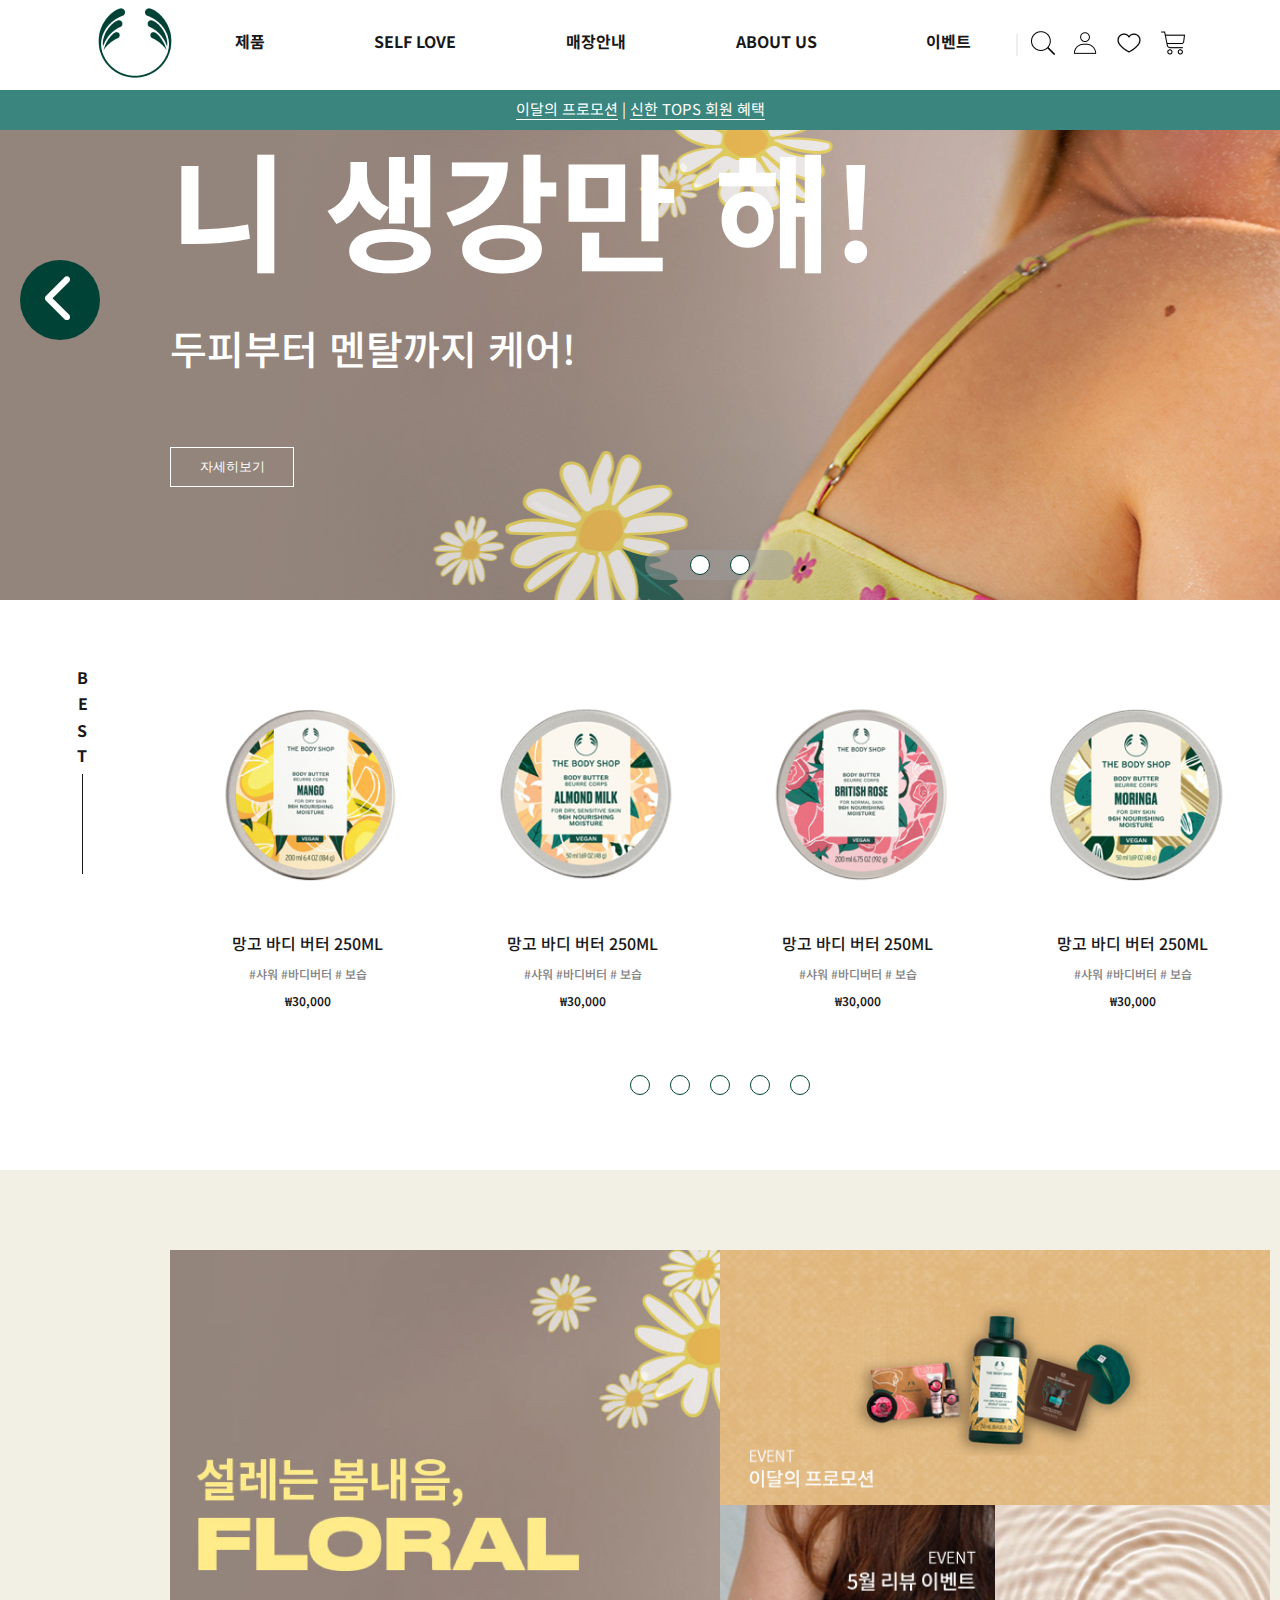
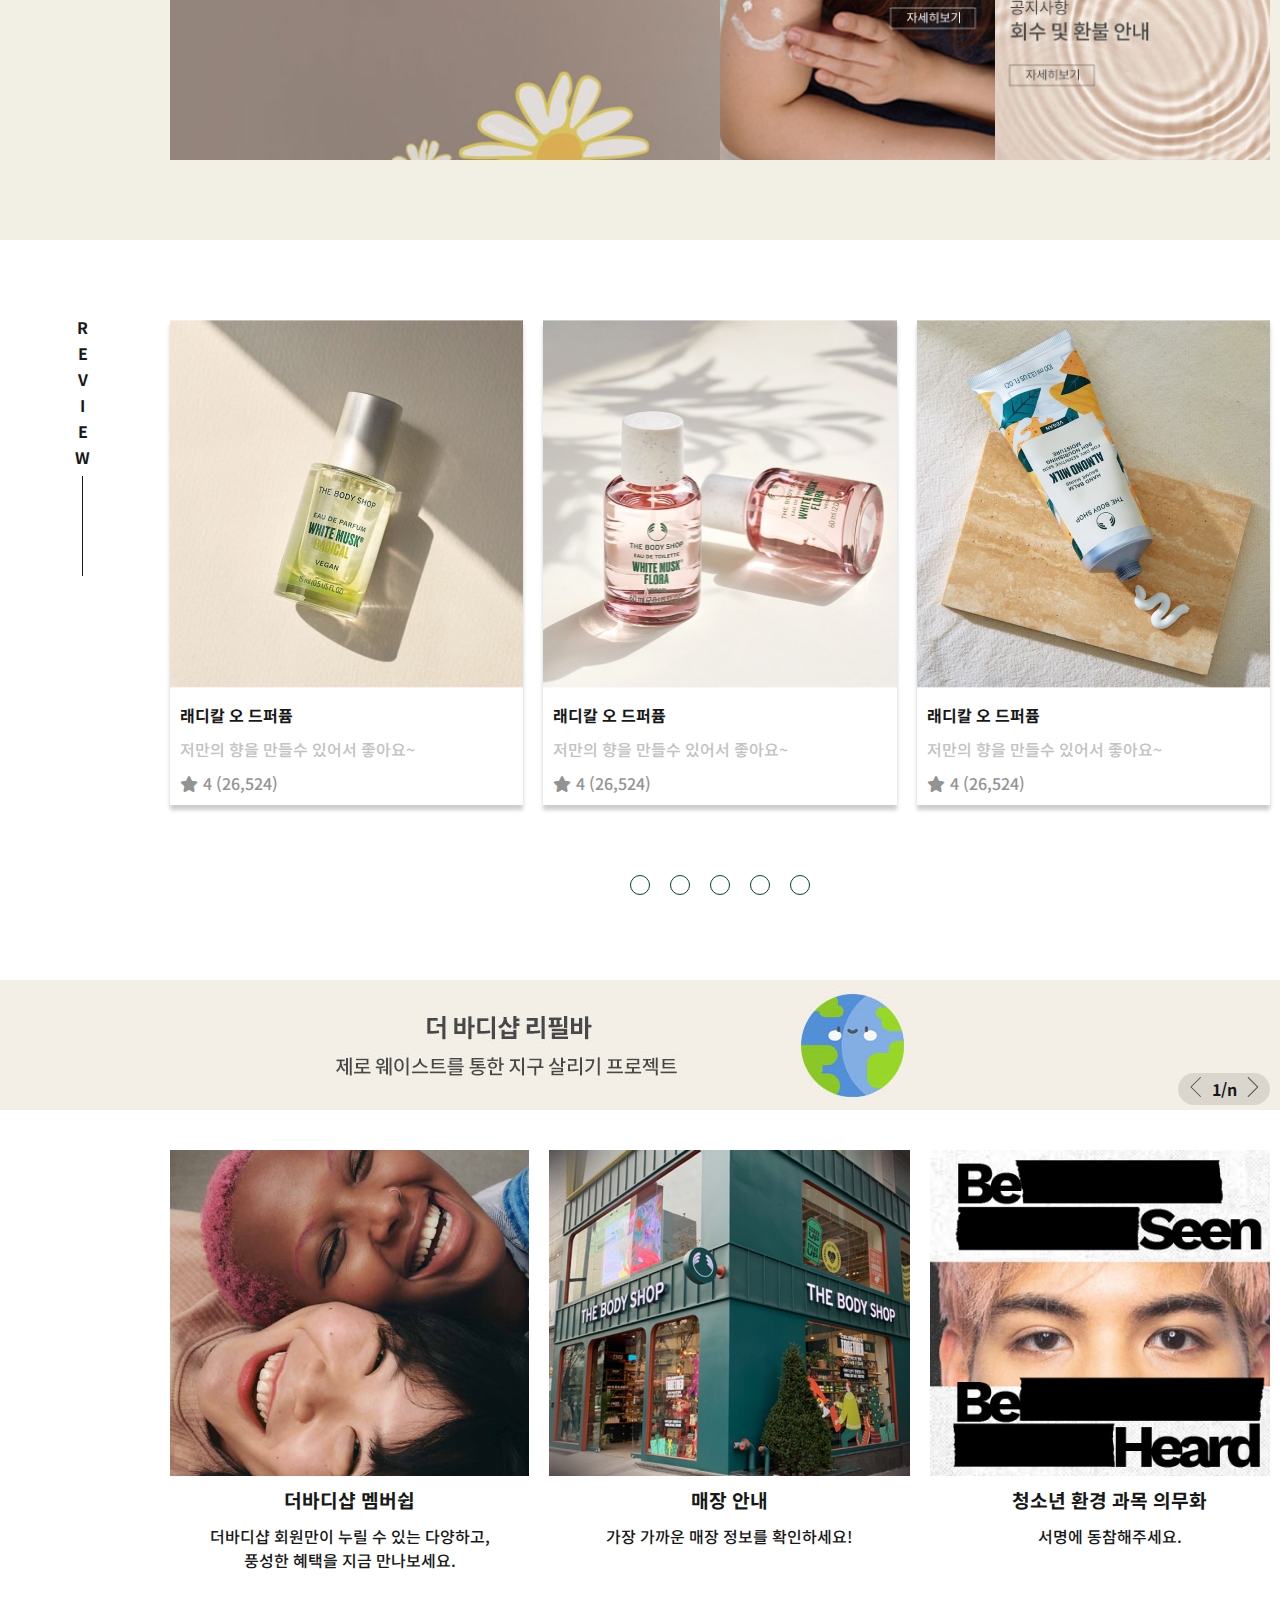
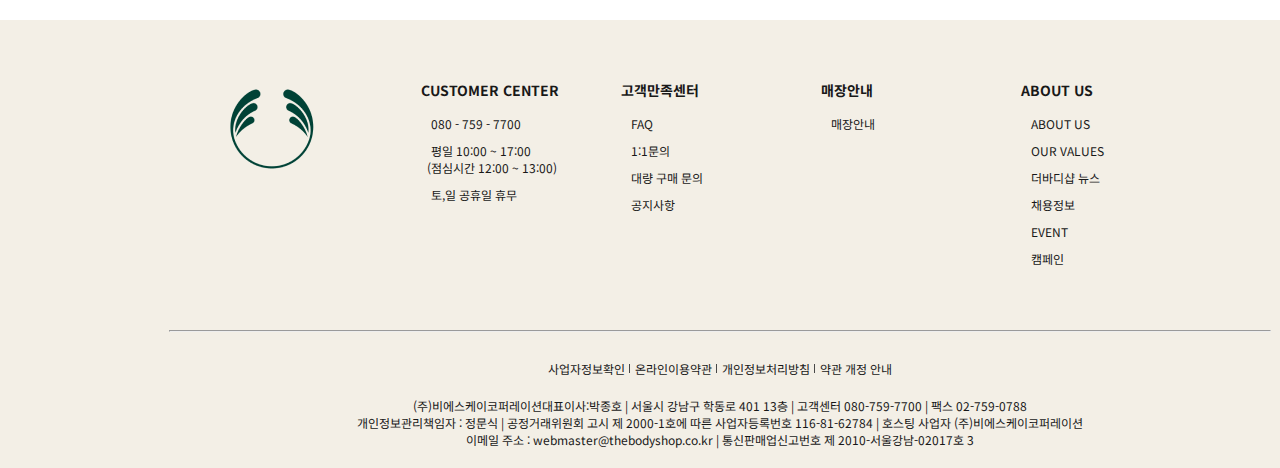
<file: index.html>
<!DOCTYPE html>
<!-- index.html -->
<html lang="ko-KR">
<head>
  <meta charset="UTF-8">
  <meta http-equiv="X-UA-Compatible" content="IE=edge">
  <meta name="viewport" content="width=device-width, initial-scale=1.0">

  <link rel="icon" href="./img/fa_logo.png">

  <link rel="preconnect" href="https://fonts.googleapis.com">
  <link rel="preconnect" href="https://fonts.gstatic.com" crossorigin>
  <link href="https://fonts.googleapis.com/css2?family=Gothic+A1:wght@100;300;400;500;700&family=Noto+Sans+KR:wght@100;300;400;500;700;900&display=swap" rel="stylesheet">

<link rel="stylesheet" href="./fontawesome-v6/css/all.css">

<link rel="stylesheet" href="./css/common/variable.css">
<link rel="stylesheet" href="./css/common/reset.css">
<link rel="stylesheet" href="./css/common/common.css">
<link rel="stylesheet" href="./css/src/index.css">



  <title>The body shop</title>
</head>
<!-- layout -->

<div id="wrap">
  <header id="headerBox">
    <div class="head_container">

      <div class="company_area">
        <h1 class="company"><a href="#"><img src="./img/tbs-logo 1.png" alt="logo"></a></h1>
      </div>
      <nav class="navigation">
        <h2 class="blind">navigation</h2>
        <div class="menu_container">
          <ul class="head_Menu">
            <li class="head_li"><a href="./html/sub_newIn.html">제품</a>
              <div class="menu_bg" >
                <ul class="sub_menu">
                 <li class="sub_li">New
                    <ul class="cata_menu">
                      <a href="./html/sub_newIn.html"><li class="cata_li">New In</li></a>
                    </ul>
                  </li>
                  <li class="sub_li">TRENDING
                    <ul class="cata_menu">
                    <li class="cata_li"><a href="#">Tip&#38;Advices</a></li>
                      <li class="cata_li"><a href="#">Best Sellers</a></li>
                      <li class="cata_li"><a href="#">Vegan</a></li>
                    </ul>
                  </li>
                  <li class="sub_li">GIFTS
                    <ul class="cata_menu">
                      <li class="cata_li"><a href="">선물세트 전체보기</a></li>
                      <li class="cata_li"><a href="">1만원대 선물세트</a></li>
                      <li class="cata_li"><a href="">2만원대 선물세트</a></li>
                      <li class="cata_li"><a href="">3만원대 이상 선물세트</a></li>
                    </ul>
                  </li>
                  <li class="sub_li">FACE
                    <ul class="cata_menu">
                      <li class="cata_li"><a href="">FACE 전체보기</a></li>
                      <li class="cata_li"><a href="">페이스오일</a></li>
                      <li class="cata_li"><a href="">모이스처라이저</a></li>
                      <li class="cata_li"><a href="">립케어</a></li>
                      <li class="cata_li"><a href="">클렌저</a></li>
                      <li class="cata_li"><a href="">아이케어</a></li>
                      <li class="cata_li"><a href="">세럼</a></li>
                    </ul>
                  </li>
                  <li class="sub_li">BODY
                    <ul class="cata_menu">
                      <li class="cata_li"><a href="">BODY 전체보기</a></li>
                      <li class="cata_li"><a href="">바디 스크럽</a></li>
                      <li class="cata_li"><a href="">바디 미스트</a></li>
                      <li class="cata_li"><a href="">바디 오일</a></li>
                      <li class="cata_li"><a href="">풋케어</a></li>
                      <li class="cata_li"><a href="">비누</a></li>
                    </ul>
                  </li>
                  <li class="sub_li">FRAGEANCE
                    <ul class="cata_menu">
                      <li class="cata_li"><a href="">FRAGRANCE 전체보기</a></li>
                      <li class="cata_li"><a href="">For Everyone</a></li>
                      <li class="cata_li"><a href="">For Him</a></li>
                      <li class="cata_li"><a href="">For Her</a></li>
                      <li class="cata_li"><a href="">오 드 퍼퓸</a></li>
                      <li class="cata_li"><a href="">오 드 뚜왈렛</a></li>
                    </ul>
                  </li>
                  <li class="sub_li">HAIR
                    <ul class="cata_menu">
                      <li class="cata_li"><a href="">HAIR 전체보기</a></li>
                      <li class="cata_li"><a href="">샴푸</a></li>
                      <li class="cata_li"><a href="">컨디셔너 &#38; 트리트먼트 </a></li>
                    </ul>
                  </li>
                  <li class="sub_li">SALE
                    <ul class="cata_menu">
                      <li class="cata_li"><a href="">SALE</a></li>
                    </ul>
                  </li>
                </ul>
              </div>
            </li>
            <li class="head_li"><a href="./html/sub_Selflove.html">SELF LOVE</a>
              <div class="menu_bg">
                <ul class="sub_menu">
                  <li class="sub_li">Self love
                    <ul class="cata_menu">
                      <li class="cata_li"><a href="#">셀프러브란?</a></li>
                      <li class="cata_li"><a href="#">셀프러브로 맞서자</a></li>
                      <li class="cata_li"><a href="#">셀프러브팁</a></li>
                      <li class="cata_li"><a href="#">셀프러브 마사지</a></li>
                      <li class="cata_li"><a href="#">셀프러브 퀴즈</a></li>
                      <li class="cata_li"><a href="#">셀프러브 인덱스</a></li>
                  </li>
                </ul>
              </div>
            </li>
            <li class="head_li"><a href="#">매장안내</a>
              <div class="menu_bg"></div>
            
            </li>
            <li class="head_li"><a href="html/sub_Brandstory.html">ABOUT US</a>
              <div class="menu_bg">
                <ul class="sub_menu">
                  <li class="sub_li">About Us
                    <ul class="cata_menu">
                      <li class="cata_li"><a href="#">브랜드스토리</a></li>
                      <li class="cata_li"><a href="#">브랜드 목적</a></li>
                      <li class="cata_li"><a href="#">B코프 인증기업</a></li>
                      <li class="cata_li"><a href="#">Natura &#38; Co</a></li>
                  </li>
                </ul>
              </div>
            </li>
            <li class="head_li"><a href="#">이벤트</a>
              <div class="menu_bg">
                <ul class="sub_menu">
                  <li class="sub_li">이벤트
                    <ul class="cata_menu">
                      <li class="cata_li"><a href="#">진행 중인 이벤트</a></li>
                      <li class="cata_li"><a href="#">지난 이벤트</a></li>
                      <li class="cata_li"><a href="#">당첨자 발표</a></li>
                  </li>
                </ul>
              </div>
            </li>

          </ul>
        </div>
        
        <div class="unb_Box">
          <ul class="unb">
            <li class="unb_li"><a href="#"><img src="./img/headerBox_search.png" alt="serach icon"></a></li>
            <li class="unb_li"><a href="#"><img src="./img/headerBox_login.png"></a></li>
            <li class="unb_li"><a href="#"><img src="./img/headerBox_heart.png"></a></li>
            <li class="unb_li"><a href="#"><img src="./img/headerBox_cart.png"></a></li>
          </ul>
       </div>

      </nav>
      <div id="ad_contant">
        <h2 class="blind">광고</h2>
        <div class="ad_container">
          <p><a href="#">이달의 프로모션</a> |
              <a href="#">신한 TOPS 회원 혜택</a>
          </p>
        </div>
      </div>


    </div>

  
  </header><!-- // #headBox-->
  
   
 
  <main class="content_wrapper">
    <section id="main_bannerBox">
      <h2 class="blind">슬라이드 광고영역</h2>
      <div class="banner_wrap">
      
          <div class="slide_button">
            <div class="btn_box">
              <button type="button" class="next"><i class="fa-solid fa-chevron-right"></i></button>
            </div>
            <div class="btn_box">
              <button type="button" class="prev"><i class="fa-solid fa-chevron-left"></i></button>
            </div>
          </div>
          <div class="banner_container">
          <div class="banner_img banner_img1">
            <div class="banner_titleBox">
              <p class="banner_title">니 생강만 해!</p>
              <p class="banner_txt">두피부터 멘탈까지 케어!</p>
              <button type="button" class="more_btn">자세히보기</button>
            </div>
          </div>

          <div class="banner_img banner_img2">
            <div class="banner_titleBox">
              <p class="banner_title">EDELWELSS</p>
              <p class="banner_txt">탄력을 채우는 에델바이스의 힘</p>
              <button type="button" class="more_btn">자세히보기</button>
            </div>
          </div>
        </div>

        <div class="indicator">
          <ul>
            <li class="indi"></li>
            <li class="indi"></li>
          </ul>
        </div>
      </div>
      
       
    
     
     
    </section><!-- // #main_bannerBox-->

    <article id="bestBox">
   
      <div class="width_1100">
        <h2 class="blind">베스트 상품</h2>
        <div class="title_box">
          <h2>best<span class="title_bar"></span></h2>
        </div>

        <ul class="best_container">
          <a href="#">
            <li class="item item1">
              <div class="b_product_img">
                <img src="./img/bestBox_01.png">
              </div>
              <div class="text_box">
                <p class="b_title">망고 바디 버터 250ML</p>
                <p class="b_tag">#샤워 #바디버터 # 보습</p>
                <p class="b_price">&#8361;30,000</p>
              </div>
            </li>
          </a>

          <a href="#">
            <li class="item item2">
              <div class="b_product_img">
                <img src="./img/bestBox_02.png">
              </div>
              <div class="text_box">
                <p class="b_title">망고 바디 버터 250ML</p>
                <p class="b_tag">#샤워 #바디버터 # 보습</p>
                <p class="b_price">&#8361;30,000</p>
              </div>
            </li>
          </a>

          <a href="#">
            <li class="item item3">
              <div class="b_product_img">
                <img src="./img/bestBox_03.png">
              </div>
              <div class="text_box">
                <p class="b_title">망고 바디 버터 250ML</p>
                <p class="b_tag">#샤워 #바디버터 # 보습</p>
                <p class="b_price">&#8361;30,000</p>
              </div>
            </li>
          </a>
          
          <a href="#">
            <li class="item item4">
              <div class="b_product_img">
                <img src="./img/bestBox_04.png">
              </div>
              <div class="text_box">
                <p class="b_title">망고 바디 버터 250ML</p>
                <p class="b_tag">#샤워 #바디버터 # 보습</p>
                <p class="b_price">&#8361;30,000</p>
              </div>
            </li>
          </a>
        </ul>
         
        <div class="indicator">
          <span class="indi"></span>
          <span class="indi"></span>
          <span class="indi"></span>
          <span class="indi"></span>
          <span class="indi"></span>
        </div>
     </div>
    </article><!-- // #bestBox-->

    <article id="newsBox">
      <div class="width_1100">
        <h2 class="blind">공지사항</h2>
        <a href="#" class="item1">
          <div class="item">
            <img src="./img/newsBox1.png">
          </div>
        </a>

        <a href="#" class="item2">
          <div class="item">
            <img src="./img/newsBox2.png">
          </div>
        </a>

        <a href="#" class="item3">
          <div class="item ">
            <img src="./img/newsBox3.png">
          </div>
        </a>

        <a href="# " class="item4" >
          <div class="item">
            <img src="./img/newsBox4.png">
          </div>
        </a>


      </div>
    </article><!-- // #newsBox-->

    <article id="reviewBox">
    
      <div class="width_1100">
        <div class="title_box">
          <h2>Review<span class="title_bar"></span></h2>
        </div>

        <ul class="review_container">
          <a href="#">
            <li class="item item1">
              <div class="review_img">
                <img src="./img/reviewBox_01.png">
              </div>
              <div class="text_box">
                <p class="R_title">래디칼 오 드퍼퓸</p>
                <p class="R_txt">저만의 향을 만들수 있어서 좋아요~</p>
                <p class="R_star"><i class="fa-solid fa-star"></i>4 (26,524)</p>
              </div>
            </li>
          </a>

          <a href="#">
            <li class="item item2">
              <div class="review_img">
                <img src="./img/reviewBox_02.png">
              </div>
              <div class="text_box">
                <p class="R_title">래디칼 오 드퍼퓸</p>
                <p class="R_txt">저만의 향을 만들수 있어서 좋아요~</p>
                <p class="R_star"><i class="fa-solid fa-star"></i>4 (26,524)</p>
              </div>
            </li>
          </a>

          <a href="#">
            <li class="item item3">
              <div class="review_img">
                <img src="./img/reviewBox_03.png">
              </div>
              <div class="text_box">
                <p class="R_title">래디칼 오 드퍼퓸</p>
                <p class="R_txt">저만의 향을 만들수 있어서 좋아요~</p>
                <p class="R_star"><i class="fa-solid fa-star"></i>4 (26,524)</p>
              </div>
            </li>
          </a>

        </ul>

        <div class="indicator">
          <span class="indi"></span>
          <span class="indi"></span>
          <span class="indi"></span>
          <span class="indi"></span>
          <span class="indi"></span>
        </div>
      </div>
    </article><!-- // #reviewBox-->

    <section id="slideBox_02">
      <h2 class="blind">슬라이드 광고영역2</h2>
      <div class="width_1100">
        
        <div class="number_page_container">
          <div class="slide_02_button">
            <button type="button" class="next"><img src="./img/slide02_next.png"></button>
          </div>
          <div class="slide_02_button">
            <button type="button" class="prev"><img src="./img/slide02_prev.png"></button>
          </div>
          <div class="num_page">
            <p>1/n</p>
          </div>
      </div>
          
      </div>
    </section><!-- // #slideBox_02-->

    <article id="boardBox">
      <div class="width_1100">
        <h2 class="blind">게시판 이동배너</h2>
          <ul class="board_container">
            
            <a href="#">
              <li class="item item1">
                <img src="./img/board1.png" alt="더바디샵 멤버쉽">
                <div class="board_txt">
                  <h3>더바디샵 멤버쉽</h3>
                  <p class="t">
                    더바디샵 회원만이 누릴 수 있는 다양하고,<br />
                    풍성한 혜택을 지금 만나보세요.
                  </p>
                </div>
              </li>
            </a>

            <a href="#">
              <li class="item item2">
                <img src="./img/board2.png" alt="매장 안내">
                <div class="board_txt">
                  <h3>매장 안내</h3>
                  <p class="t">
                    가장 가까운 매장 정보를 확인하세요!
                  </p>
                </div>
              </li>
            </a>

            <a href="#">
              <li class="item item3">
                <img src="./img/board3.png" alt="청소년 환경 과목 의무화">
                <div class="board_txt">
                  <h3>청소년 환경 과목 의무화</h3>
                  <p class="t">
                    서명에 동참해주세요.
                  </p>
                </div>
              </li>
            </a>
          </ul>
                
      </div>
    </article><!-- //#boardBox-->
  </main>

  <footer id="footerBox">
    <div class="width_1100">
      <h2 class="blind">infomation</h2>
      <div class="f_logo">
        <img src="./img/foorer-logo.png">
      </div>
      <ul class="footer_menubox">
        <li>CUSTOMER CENTER
          <ul class="footer_menu">
            <li>080 - 759 - 7700</li>
            <li>평일 10:00 ~ 17:00<br />
              &nbsp;&nbsp;(점심시간 12:00 ~ 13:00)</li>
            <li>토,일 공휴일 휴무</li>
          </ul>
        </li>
        <li>고객만족센터
          <ul class="footer_menu">
            <li><a href="#">FAQ</a></li>
            <li><a href="">1:1문의</a></li>
            <li><a href="">대량 구매 문의</a></li>
            <li><a href="">공지사항</a></li>
          </ul>
        </li>
        <li>매장안내
          <ul class="footer_menu">
            <li><a href="#">매장안내</a></li>
          </ul>
        </li>
        <li>ABOUT US
          <ul class="footer_menu">
            <li><a href="#">ABOUT US</a></li>
            <li><a href="#">OUR VALUES</a></li>
            <li><a href="#">더바디샵 뉴스</a></li>
            <li><a href="#">채용정보</a></li>
            <li><a href="#">EVENT</a></li>
            <li><a href="#">캠페인</a></li>
          </ul>
        </li>
      </ul>
    </div>
    <hr class="bar" />

    <div class="width_1100_02">
      <ul class="info_menu">
        <li><a href="#">사업자정보확인</a></li>
        <li><a href="#">온라인이용약관</a></li>
        <li><a href="#">개인정보처리방침</a></li>
        <li><a href="#">약관 개정 안내</a></li>
      </ul>
    </div>

    <div class="info_box">
      <address><span>(주)비에스케이코퍼레이션대표이사:박종호 </span>| <span>서울시 강남구 학동로 401 13층 </span> |<span class="lnbr"> 고객센터 080-759-7700</span>  | <span class="alnbr">팩스 02-759-0788</span> <br />
        <span>개인정보관리책임자 : 정문식 </span>|<span class="lnbr"> 공정거래위원회 고시 제 2000-1호에 따른 사업자등록번호 116-81-62784 </span>| <span>호스팅 사업자 (주)비에스케이코퍼레이션</span> <br />
        <span>이메일 주소 : webmaster@thebodyshop.co.kr </span>| <span class="lnbr">통신판매업신고번호 제 2010-서울강남-02017호 3</span></address>
    </div>

  </footer><!-- //#footerBox-->

</div>

<script defer src="./js/index.js"></script>
</body>
</html>
</file>
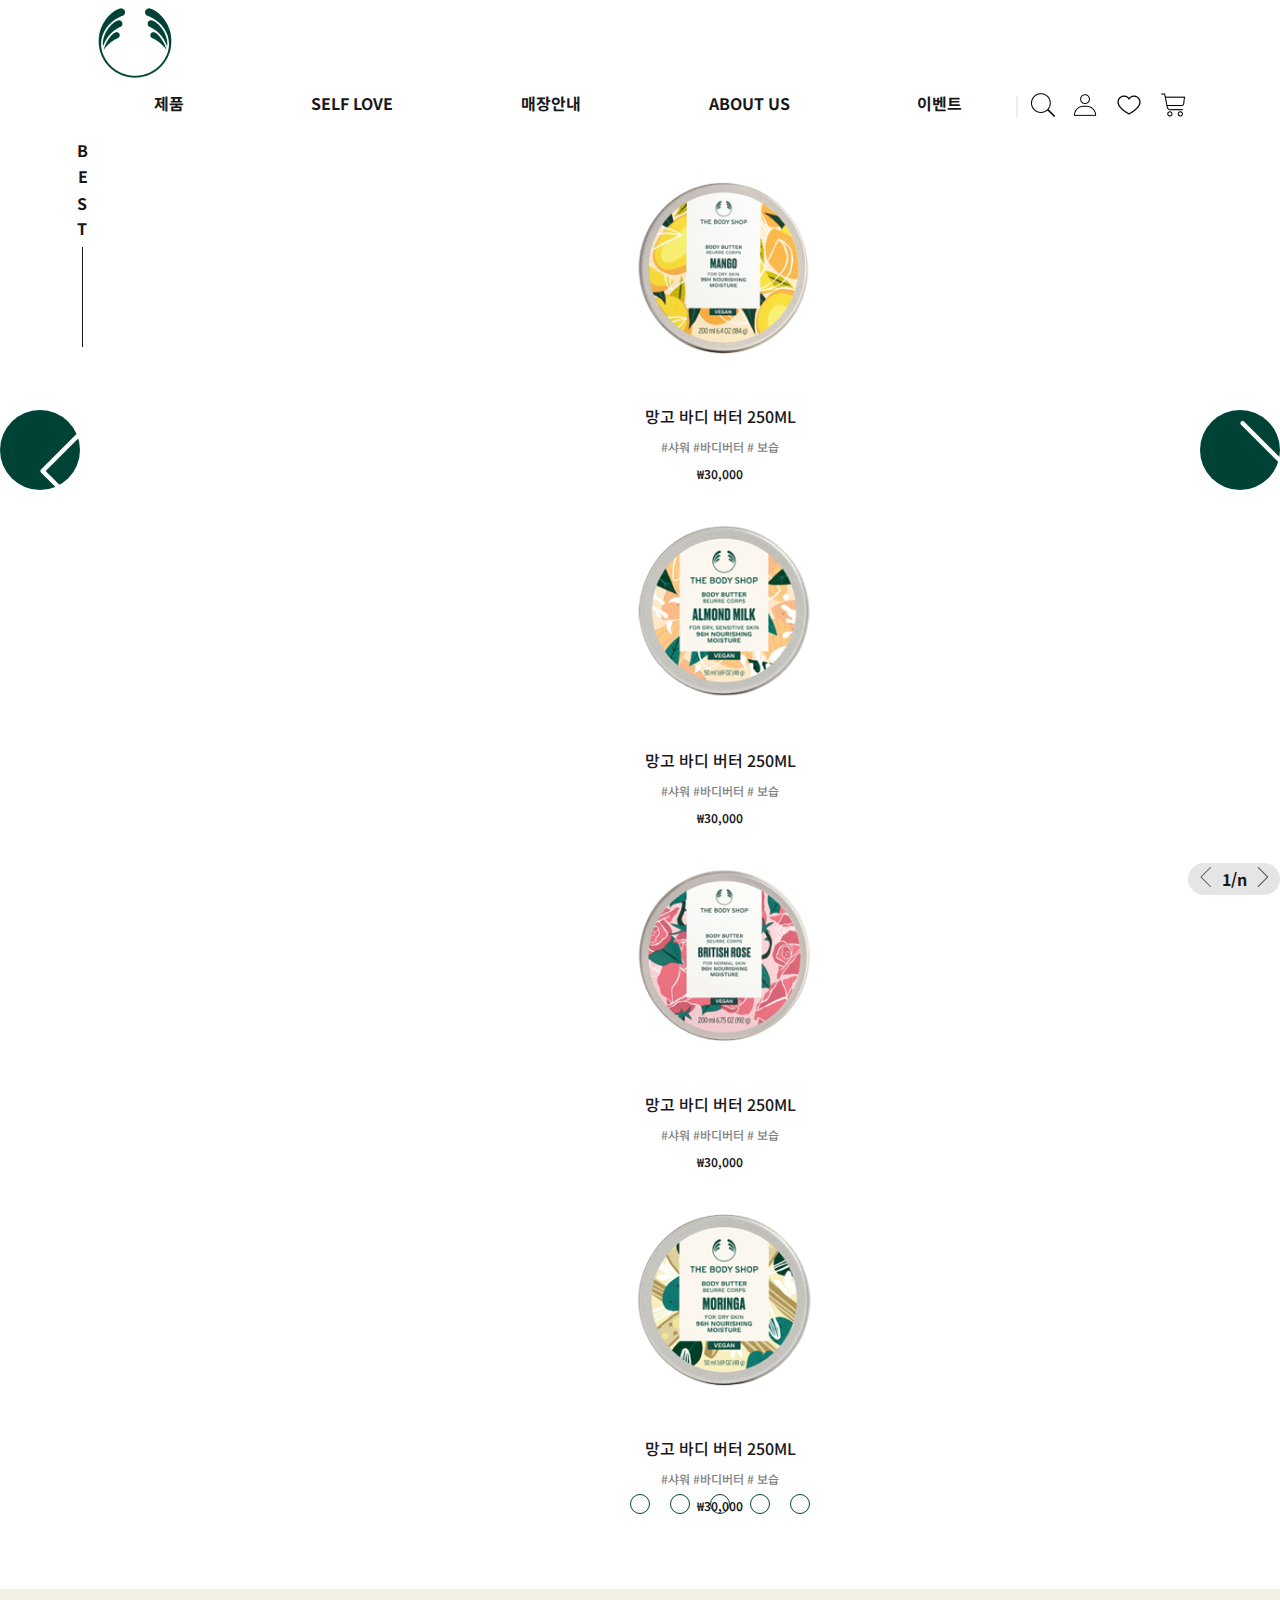
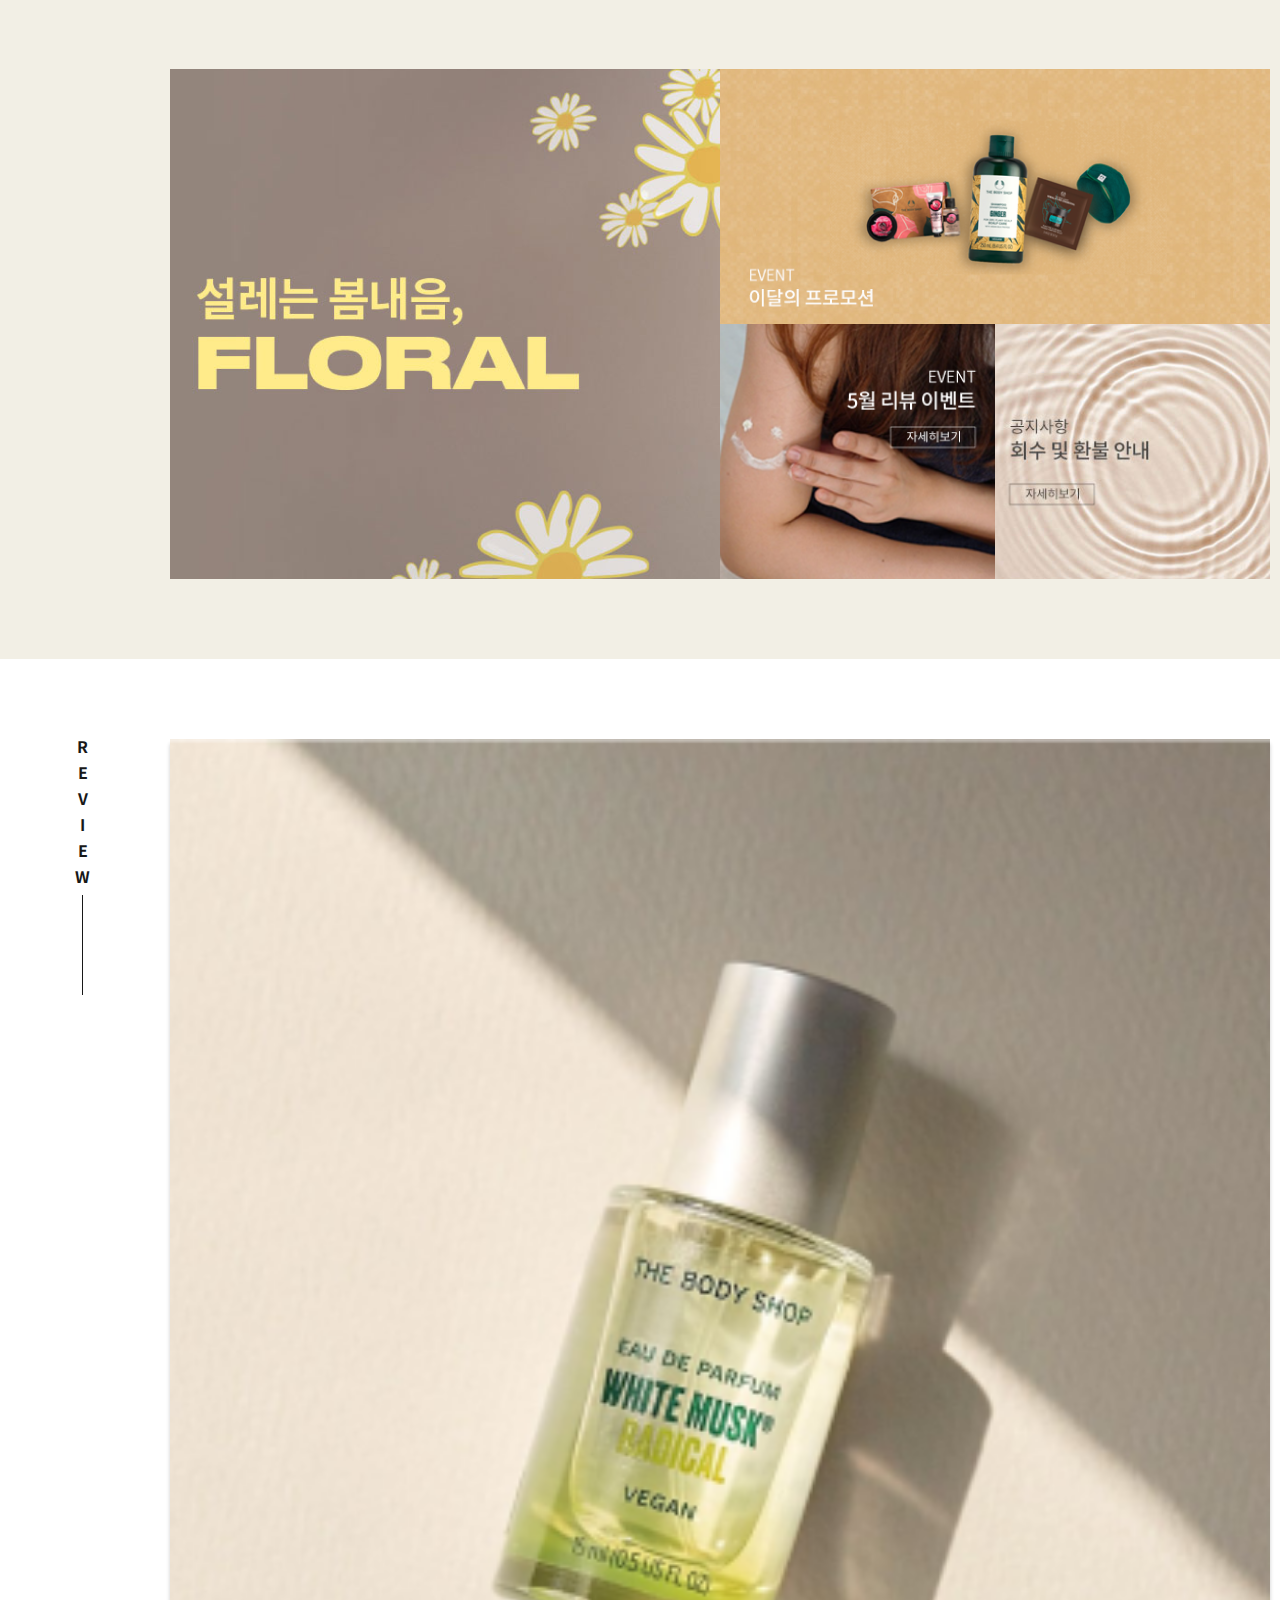
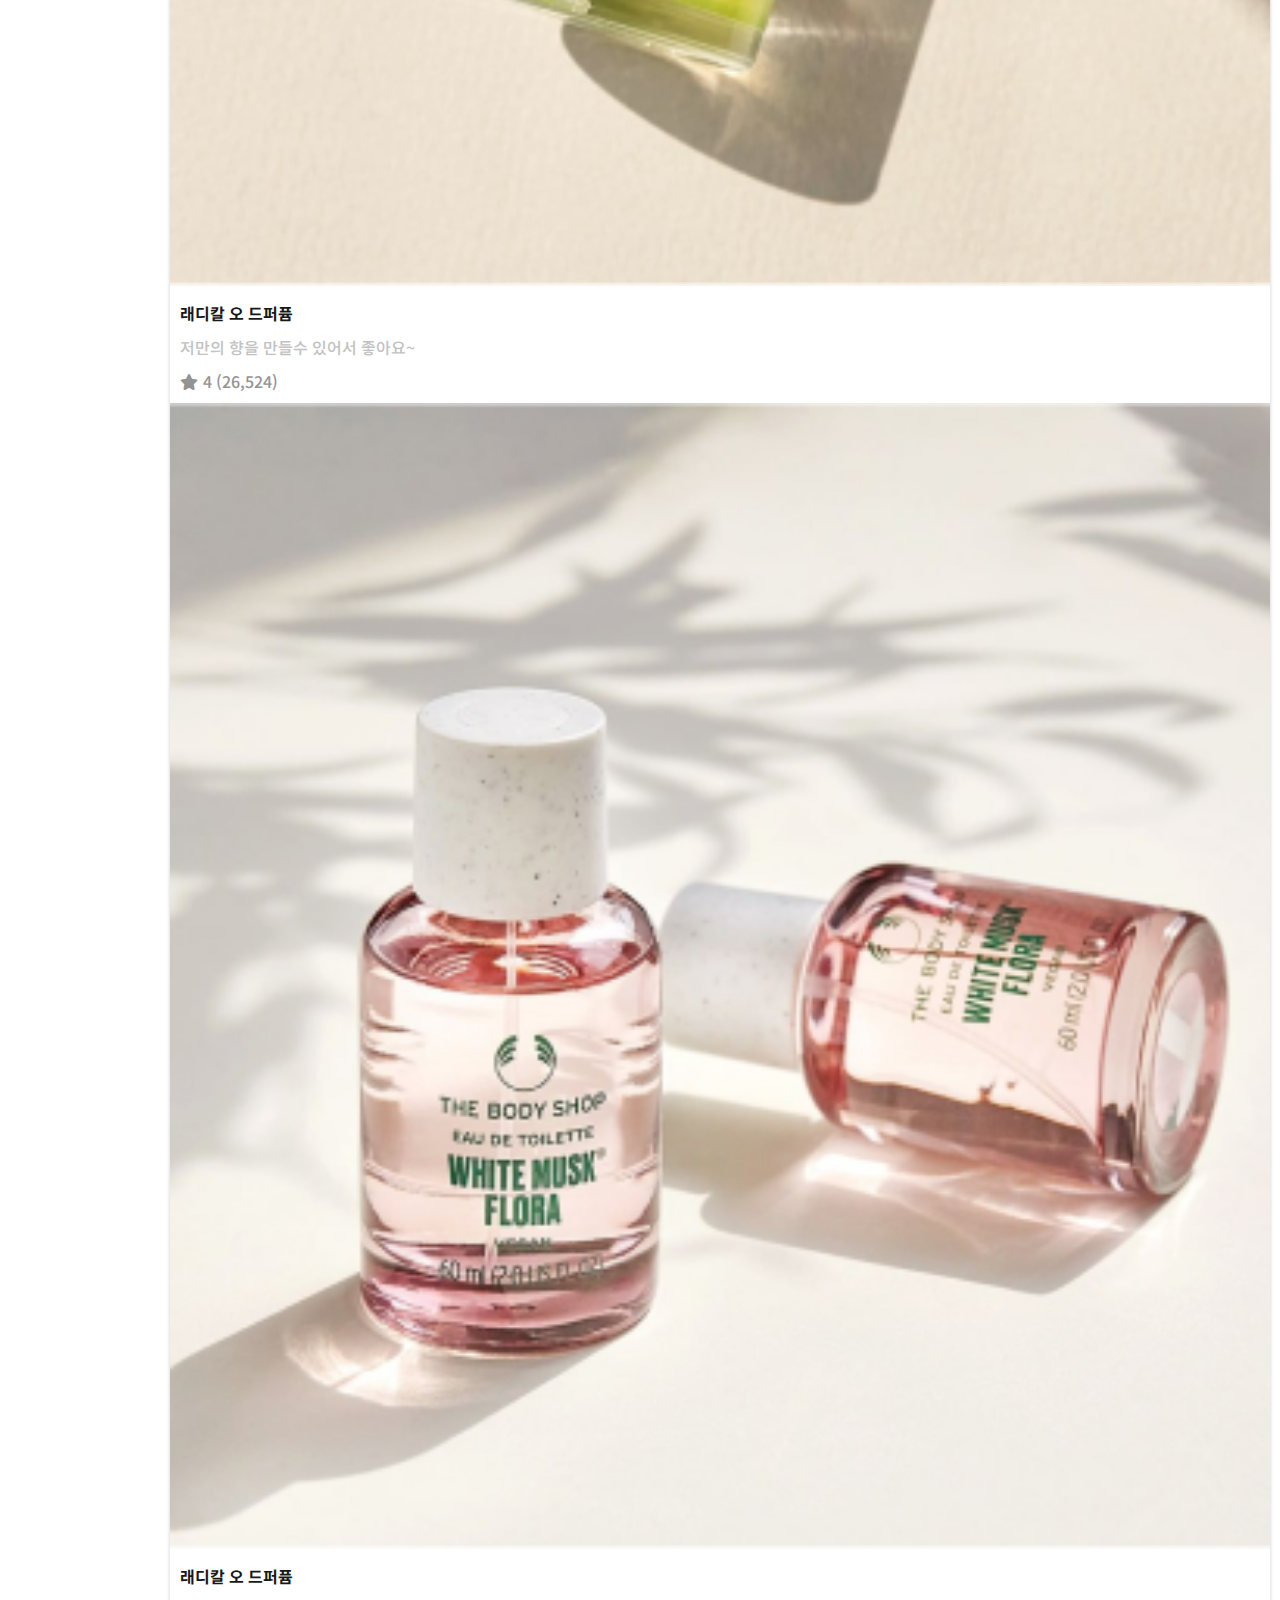
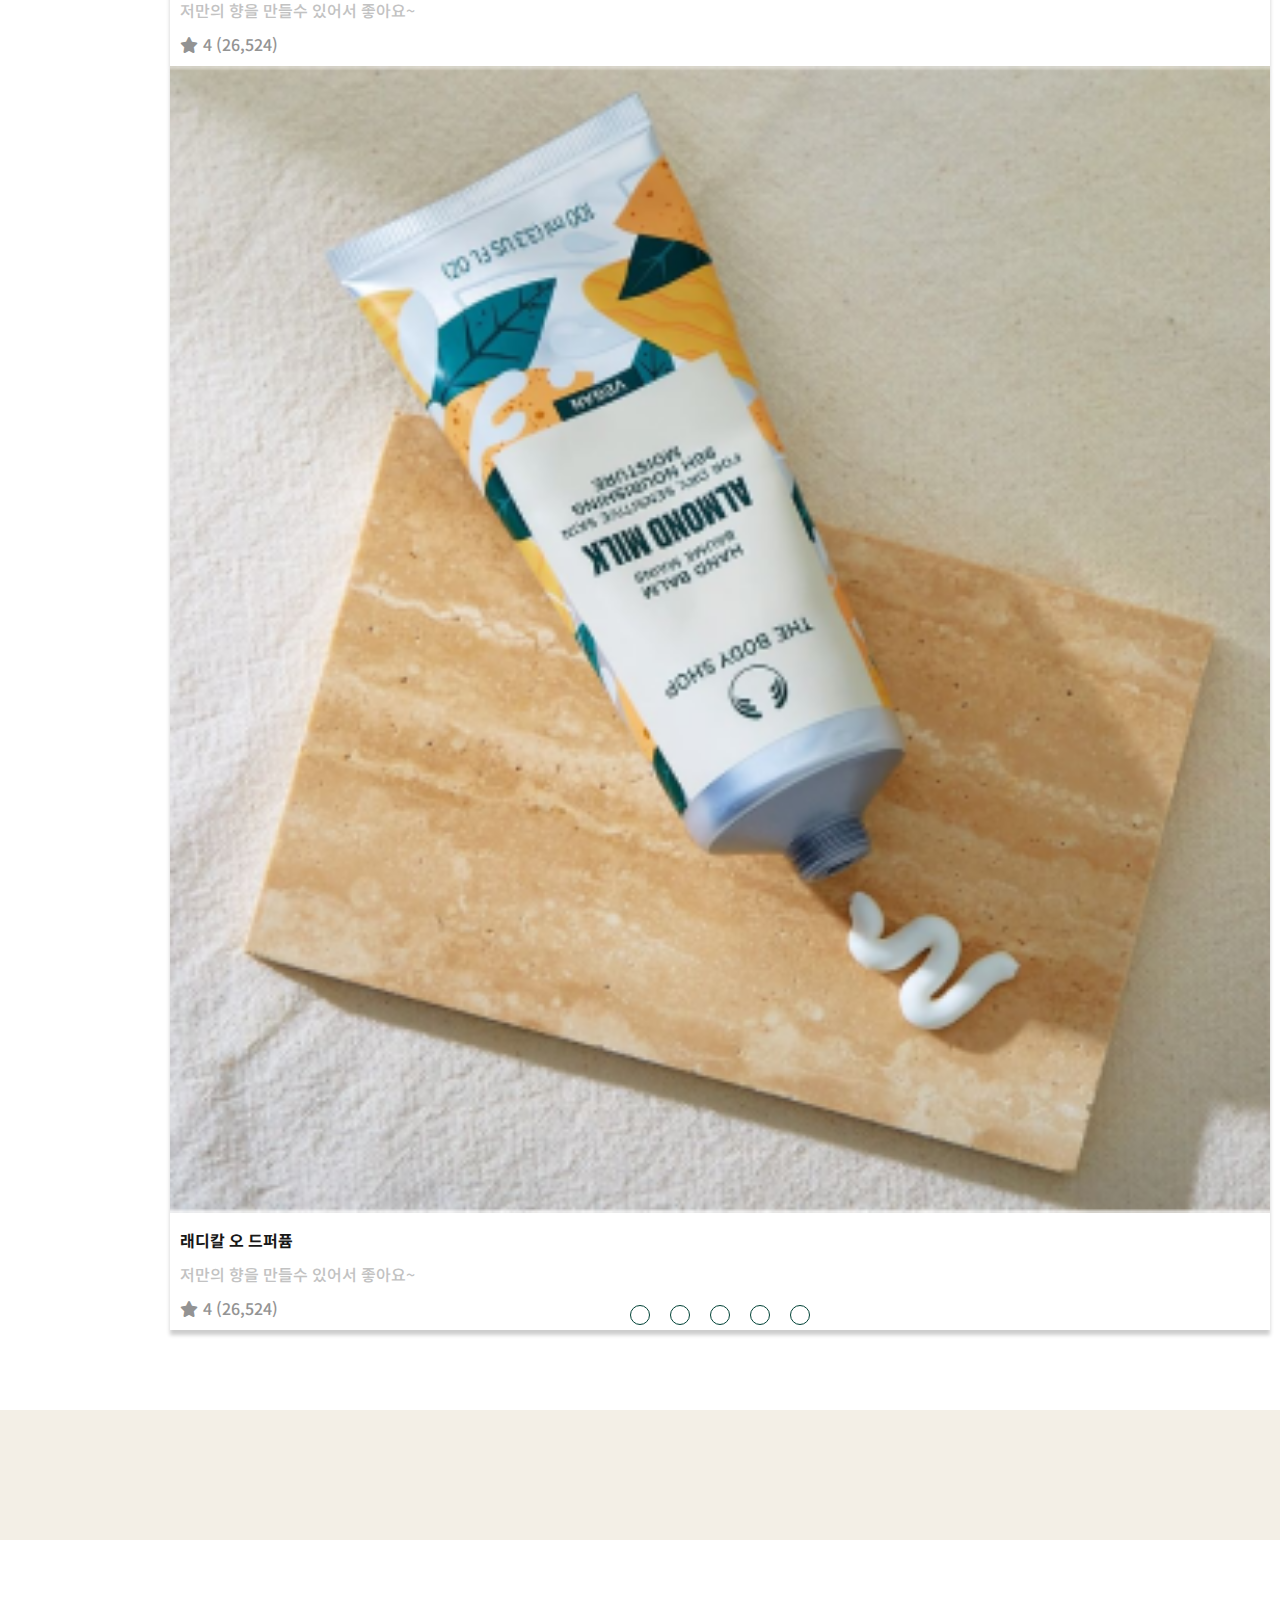
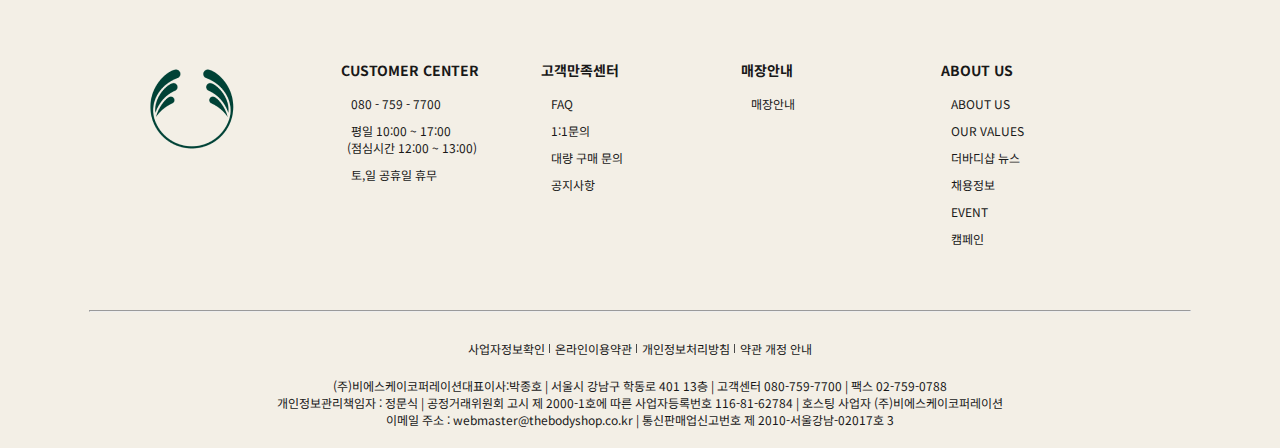
<file: html/index.html>
<!DOCTYPE html>
<!-- index.html -->
<html lang="ko-KR">
<head>
  <meta charset="UTF-8">
  <meta http-equiv="X-UA-Compatible" content="IE=edge">
  <meta name="viewport" content="width=device-width, initial-scale=1.0">
  
  <link rel="preconnect" href="https://fonts.googleapis.com">
<link rel="preconnect" href="https://fonts.gstatic.com" crossorigin>
<link href="https://fonts.googleapis.com/css2?family=Noto+Sans+KR:wght@100;400;700&display=swap" rel="stylesheet">

<link rel="stylesheet" href="../fontawesome-v6/css/all.css">

<link rel="stylesheet" href="../css/common/variable.css">
<link rel="stylesheet" href="../css/common/reset.css">
<link rel="stylesheet" href="../css/common/common.css">
<link rel="stylesheet" href="../css/src/index.css">



  <title>The body shop</title>
</head>
<body>
  <!-- layout -->
  <div id="wrap">
    <header id="headerBox">
      <div class="width_1100">
      <h1 class="company"><a href="#"><img src="../img/tbs-logo 1.png" alt="logo"></a></h1>
      <nav class="navigation">
        <h2 class="blind">navigation</h2>
        <div class="menu_container">
          <ul class="head_Menu">
            <li class="head_li"><a href="#">제품</a></li>
            <li class="head_li"><a href="#">SELF LOVE</a></li>
            <li class="head_li"><a href="#">매장안내</a></li>
            <li class="head_li"><a href="#">ABOUT US</a></li>
            <li class="head_li"><a href="#">이벤트</a></li>
          </ul>
        </div>
        
        <div class="unb_Box">
          <ul class="unb">
            <li class="unb_li"><a href="#"><img src="../img/headerBox_search.png" alt="serach icon"></a></li>
            <li class="unb_li"><a href="#"><img src="../img/headerBox_login.png"></a></li>
            <li class="unb_li"><a href="#"><img src="../img/headerBox_heart.png"></a></li>
            <li class="unb_li"><a href="#"><img src="../img/headerBox_cart.png"></a></li>
          </ul>
        </div>

      </nav>
      </div>
    </header><!-- // #headBox-->

    <main class="content_wrapper">
    <section id="slideBox_01">
      <h2 class="blind">슬라이드 광고영역</h2>
      <div class="slide_container">
        <div class="slide_button">
          <div class="btn_box">
            <button type="button" class="next"><img src="../img/slideBox_next.png"></button>
          </div>
          
          <div class="btn_box">
            <button type="button" class="prev"><img src="../img/slideBox_prev.png"></button>
          </div>
        </div>
      <div class="slide_titleBox">
        <p class="slide_title">니 생강만 해!</p>
        <p class="slide_txt">두피부터 멘탈까지 케어!</p>

        <button type="button" class="more_btn">자세히보기</button>
      </div> 
   
    
      <div class="indicator">
        <span class="indi"></span>
        <span class="indi"></span>
        <span class="indi"></span>
        <span class="indi"></span>
        <span class="indi"></span>
      </div>
    </div>
     
    </section><!-- // #slideBox_01-->

    <article id="bestBox">
   
      <div class="width_1100">
        <h2 class="blind">베스트 상품</h2>
        <div class="title_box">
          <h2>best<span class="title_bar"></span></h2>
        </div>

        <div class="item item1">
          <div class="b_product_img">
            <img src="../img/bestBox_01.png">
          </div>
          <div class="text_box">
            <p class="b_title">망고 바디 버터 250ML</p>
            <p class="b_tag">#샤워 #바디버터 # 보습</p>
            <p class="b_price">&#8361;30,000</p>
          </div>
        </div>

        <div class="item item2">
          <div class="b_product_img">
            <img src="../img/bestBox_02.png">
          </div>
          <div class="text_box">
            <p class="b_title">망고 바디 버터 250ML</p>
            <p class="b_tag">#샤워 #바디버터 # 보습</p>
            <p class="b_price">&#8361;30,000</p>
          </div>
        </div>


        <div class="item item3">
          <div class="b_product_img">
            <img src="../img/bestBox_03.png">
          </div>
          <div class="text_box">
            <p class="b_title">망고 바디 버터 250ML</p>
            <p class="b_tag">#샤워 #바디버터 # 보습</p>
            <p class="b_price">&#8361;30,000</p>
          </div>
        </div>

        <div class="item item4">
          <div class="b_product_img">
            <img src="../img/bestBox_04.png">
          </div>
          <div class="text_box">
            <p class="b_title">망고 바디 버터 250ML</p>
            <p class="b_tag">#샤워 #바디버터 # 보습</p>
            <p class="b_price">&#8361;30,000</p>
          </div>
        </div>
       
         
      <div class="indicator">
        <span class="indi"></span>
        <span class="indi"></span>
        <span class="indi"></span>
        <span class="indi"></span>
        <span class="indi"></span>
      </div>
      </div>
    </article><!-- // #bestBox-->

    <article id="newsBox">
      <div class="width_1100">
        <h2 class="blind">공지사항</h2>
        <div class="item item1">
          <img src="../img/newsBox1.png">
        </div>

        <div class="item item2">
          <img src="../img/newsBox2.png">
        </div>

        <div class="item item3">
          <img src="../img/newsBox3.png">
        </div>

        <div class="item item4">
          <img src="../img/newsBox4.png">
        </div>


      </div>
    </article><!-- // #newsBox-->

    <article id="reviewBox">
    
      <div class="width_1100">
        <div class="title_box">
          <h2>Review<span class="title_bar"></span></h2>
        </div>

        <div class="item item1">
          <div class="review_img">
            <img src="../img/reviewBox_01.png">
          </div>
          <div class="text_box">
            <p class="R_title">래디칼 오 드퍼퓸</p>
            <p class="R_txt">저만의 향을 만들수 있어서 좋아요~</p>
            <p class="R_star"><i class="fa-solid fa-star"></i>4 (26,524)</p>
          </div>
        </div>

        <div class="item item2">
          <div class="review_img">
            <img src="../img/reviewBox_02.png">
          </div>
          <div class="text_box">
            <p class="R_title">래디칼 오 드퍼퓸</p>
            <p class="R_txt">저만의 향을 만들수 있어서 좋아요~</p>
            <p class="R_star"><i class="fa-solid fa-star"></i>4 (26,524)</p>
          </div>
        </div>

        <div class="item item3">
          <div class="review_img">
            <img src="../img/reviewBox_03.png">
          </div>
          <div class="text_box">
            <p class="R_title">래디칼 오 드퍼퓸</p>
            <p class="R_txt">저만의 향을 만들수 있어서 좋아요~</p>
            <p class="R_star"><i class="fa-solid fa-star"></i>4 (26,524)</p>
          </div>
        </div>

        <div class="indicator">
          <span class="indi"></span>
          <span class="indi"></span>
          <span class="indi"></span>
          <span class="indi"></span>
          <span class="indi"></span>
        </div>
      </div>
    </article><!-- // #reviewBox-->

    <section id="slideBox_02">
      <h2 class="blind">슬라이드 광고영역2</h2>
      <div class="number_page_container">
        <div class="slide_02_button">
          <button type="button" class="next"><img src="../img/slide02_next.png"></button>
        </div>
        <div class="slide_02_button">
          <button type="button" class="prev"><img src="../img/slide02_prev.png"></button>
        </div>

        <div class="num_page">
          <p>1/n</p>
        </div>
          
      </div>
        </div>
      </div>
    </section><!-- // #slideBox_02-->

    <article id="boardBox">
      <div class="width_1440">
        <h2 class="blind">게시판 이동배너</h2>
        <div class="item item1">

        </div>
        <div class="item item2">
        </div>
      </div>
    </article><!-- //#boardBox-->

    <footer id="footerBox">
      <div class="width_1100">
        <h2 class="blind">infomation</h2>
        <div class="f_logo">
          <img src="../img/foorer-logo.png">
        </div>
        <ul class="footer_menubox">
          <li>CUSTOMER CENTER
            <ul class="footer_menu">
              <li>080 - 759 - 7700</li>
              <li>평일 10:00 ~ 17:00<br />
                &nbsp;&nbsp;(점심시간 12:00 ~ 13:00)</li>
              <li>토,일 공휴일 휴무</li>
            </ul>
          </li>
          <li>고객만족센터
            <ul class="footer_menu">
              <li><a href="#">FAQ</a></li>
              <li><a href="">1:1문의</a></li>
              <li><a href="">대량 구매 문의</a></li>
              <li><a href="">공지사항</a></li>
            </ul>
          </li>
          <li>매장안내
            <ul class="footer_menu">
              <li><a href="#">매장안내</a></li>
            </ul>
          </li>
          <li>ABOUT US
            <ul class="footer_menu">
              <li><a href="#">ABOUT US</a></li>
              <li><a href="#">OUR VALUES</a></li>
              <li><a href="#">더바디샵 뉴스</a></li>
              <li><a href="#">채용정보</a></li>
              <li><a href="#">EVENT</a></li>
              <li><a href="#">캠페인</a></li>
            </ul>
          </li>
        </ul>
      </div>
      <hr class="bar" />

      <div class="width_1100_02">
        <ul class="info_menu">
          <li><a href="#">사업자정보확인</a></li>
          <li><a href="#">온라인이용약관</a></li>
          <li><a href="#">개인정보처리방침</a></li>
          <li><a href="#">약관 개정 안내</a></li>
        </ul>
      </div>

      <div class="info_box">
        <address><span>(주)비에스케이코퍼레이션대표이사:박종호 </span>| <span>서울시 강남구 학동로 401 13층 </span> |<span class="lnbr"> 고객센터 080-759-7700</span>  | <span class="alnbr">팩스 02-759-0788</span> <br />
          <span>개인정보관리책임자 : 정문식 </span>|<span class="lnbr"> 공정거래위원회 고시 제 2000-1호에 따른 사업자등록번호 116-81-62784 </span>| <span>호스팅 사업자 (주)비에스케이코퍼레이션</span> <br />
          <span>이메일 주소 : webmaster@thebodyshop.co.kr </span>| <span class="lnbr">통신판매업신고번호 제 2010-서울강남-02017호 3</span></address>
      </div>

    </footer><!-- //#footerBox-->
  
    </main>  


  </div>
</div>  
</body>
</html>
</file>
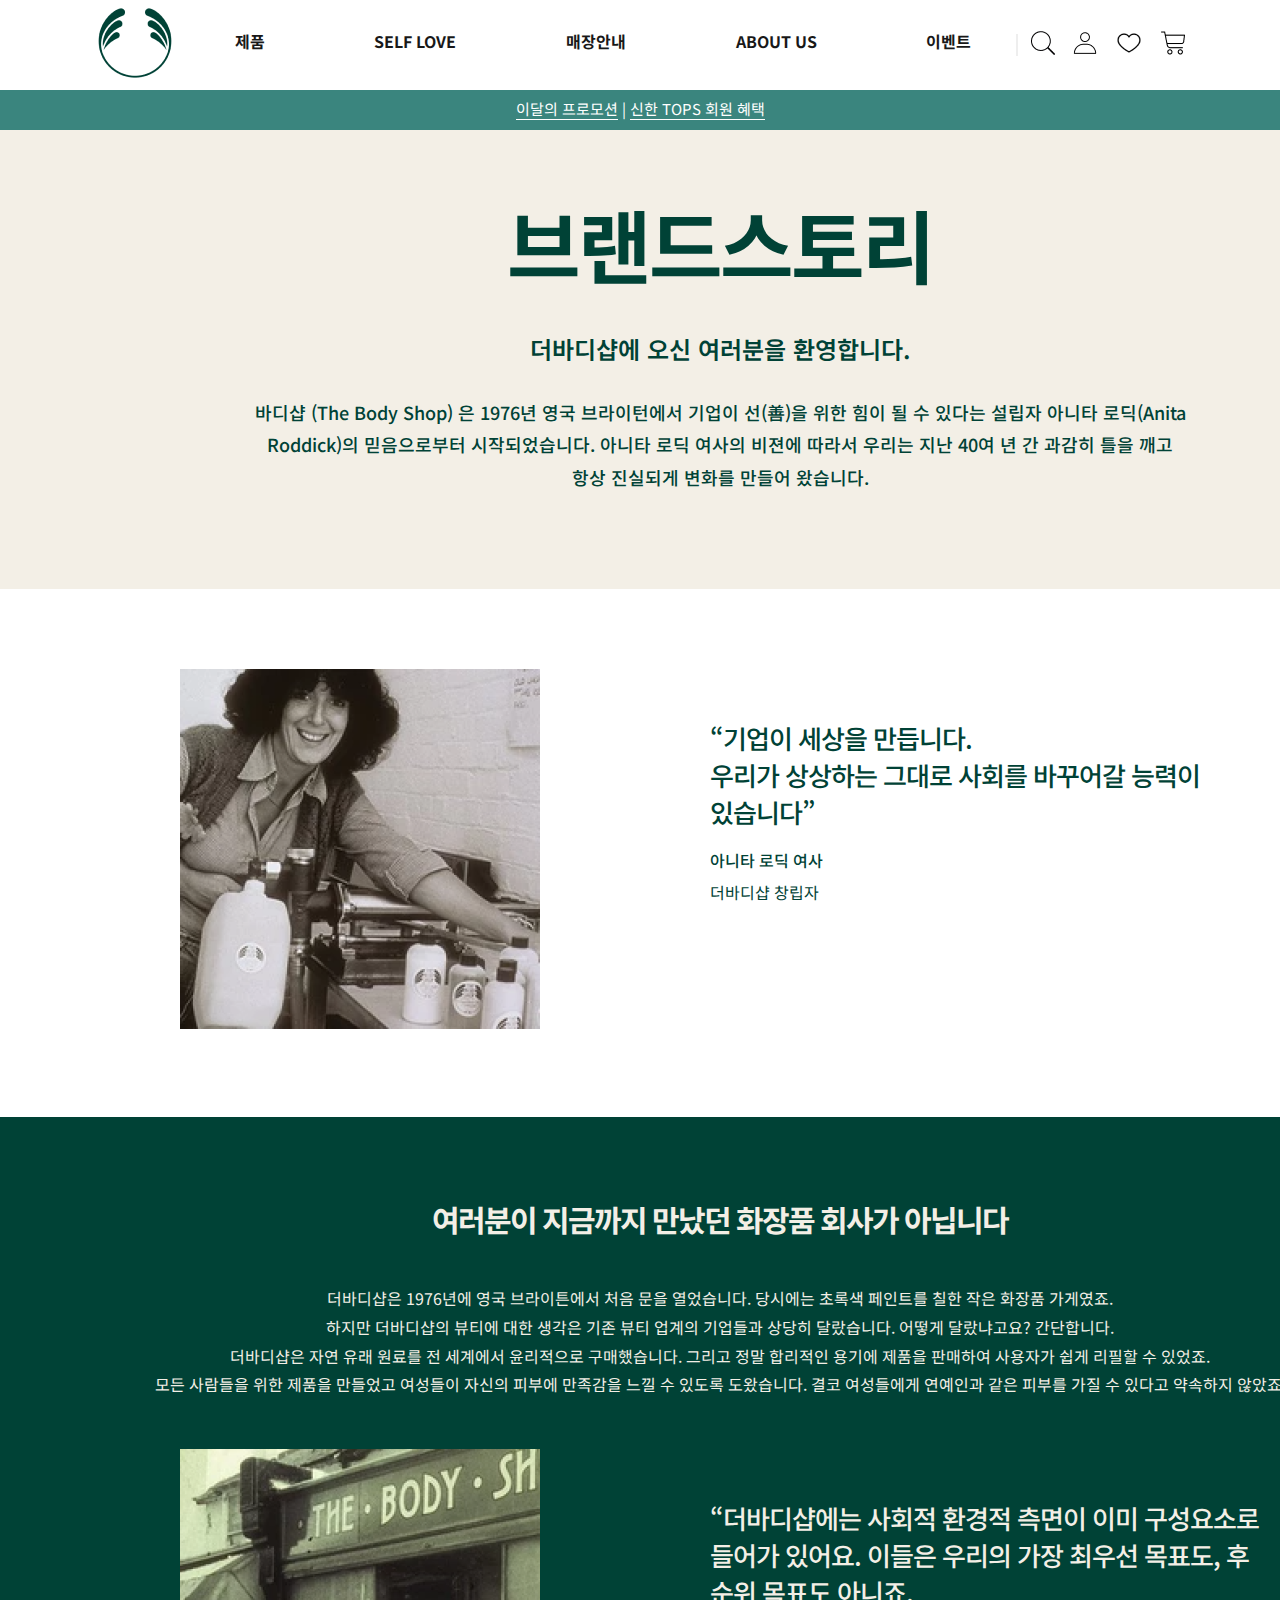
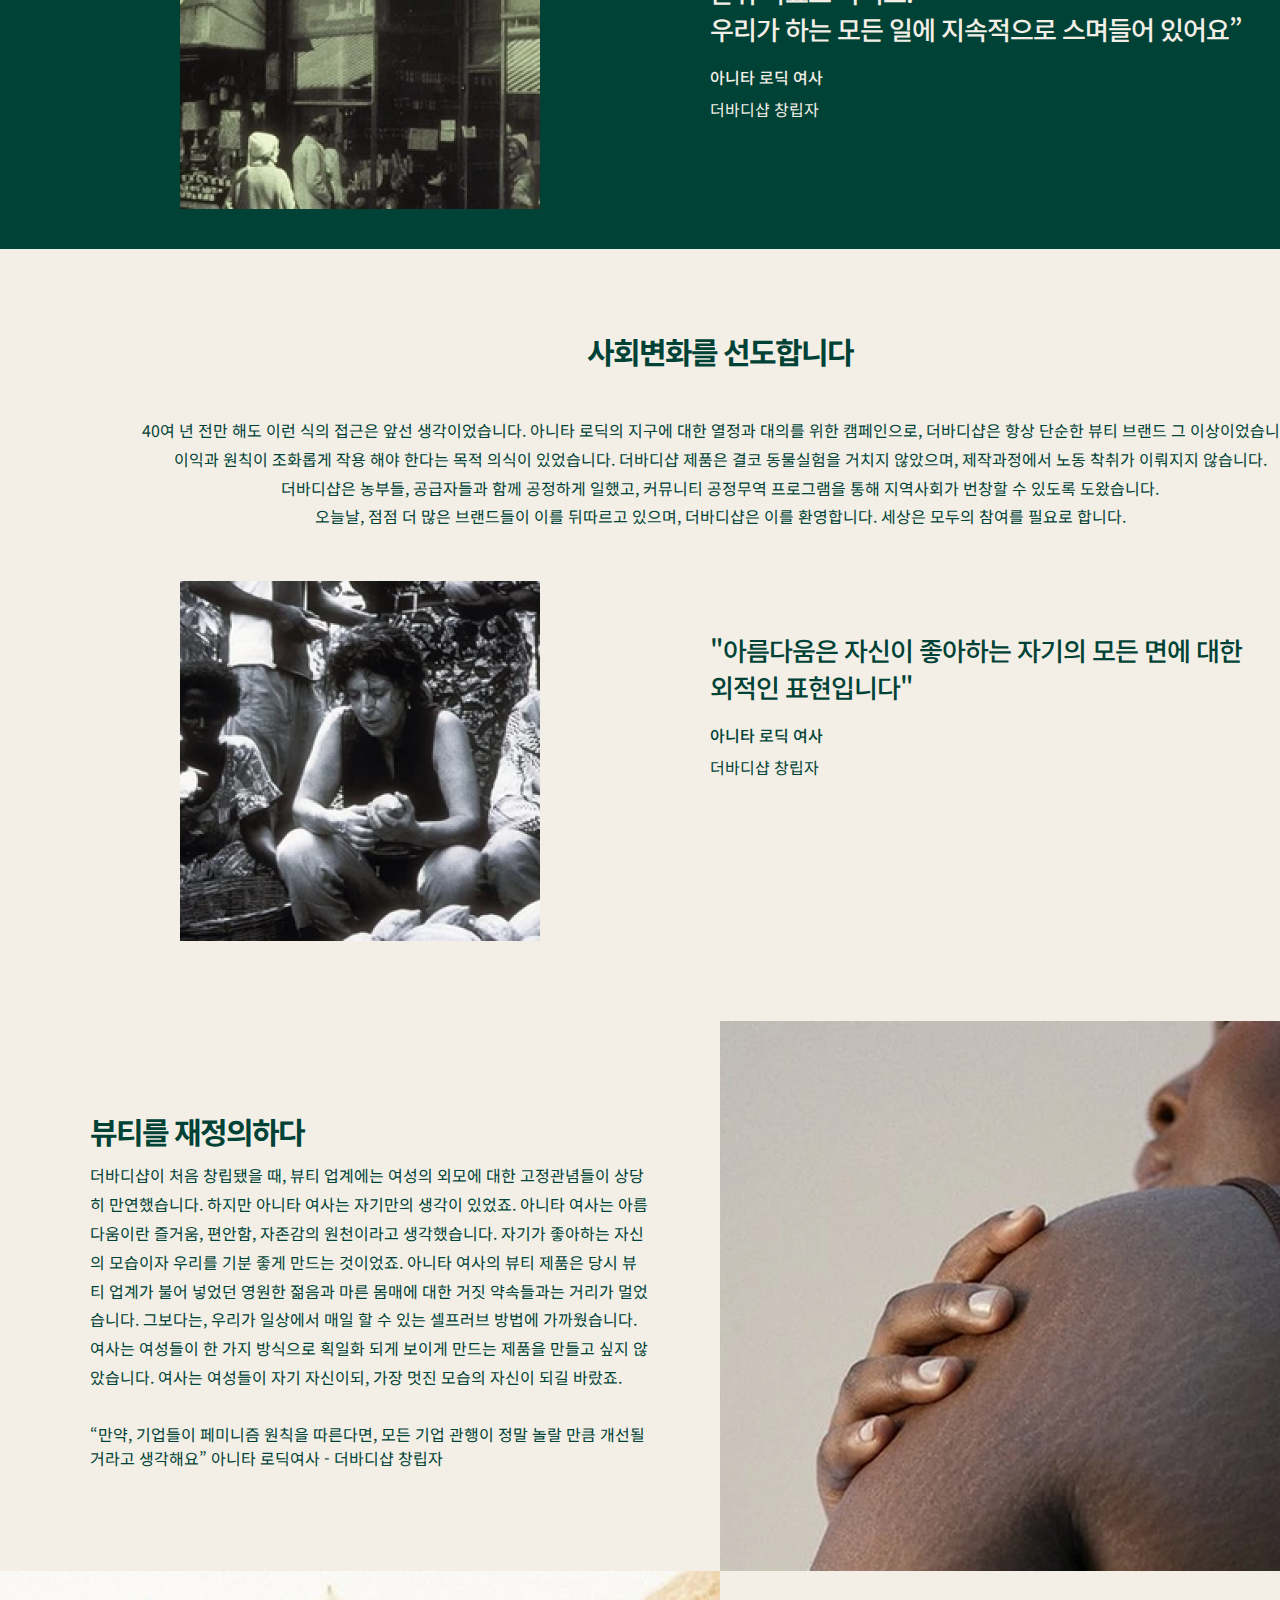
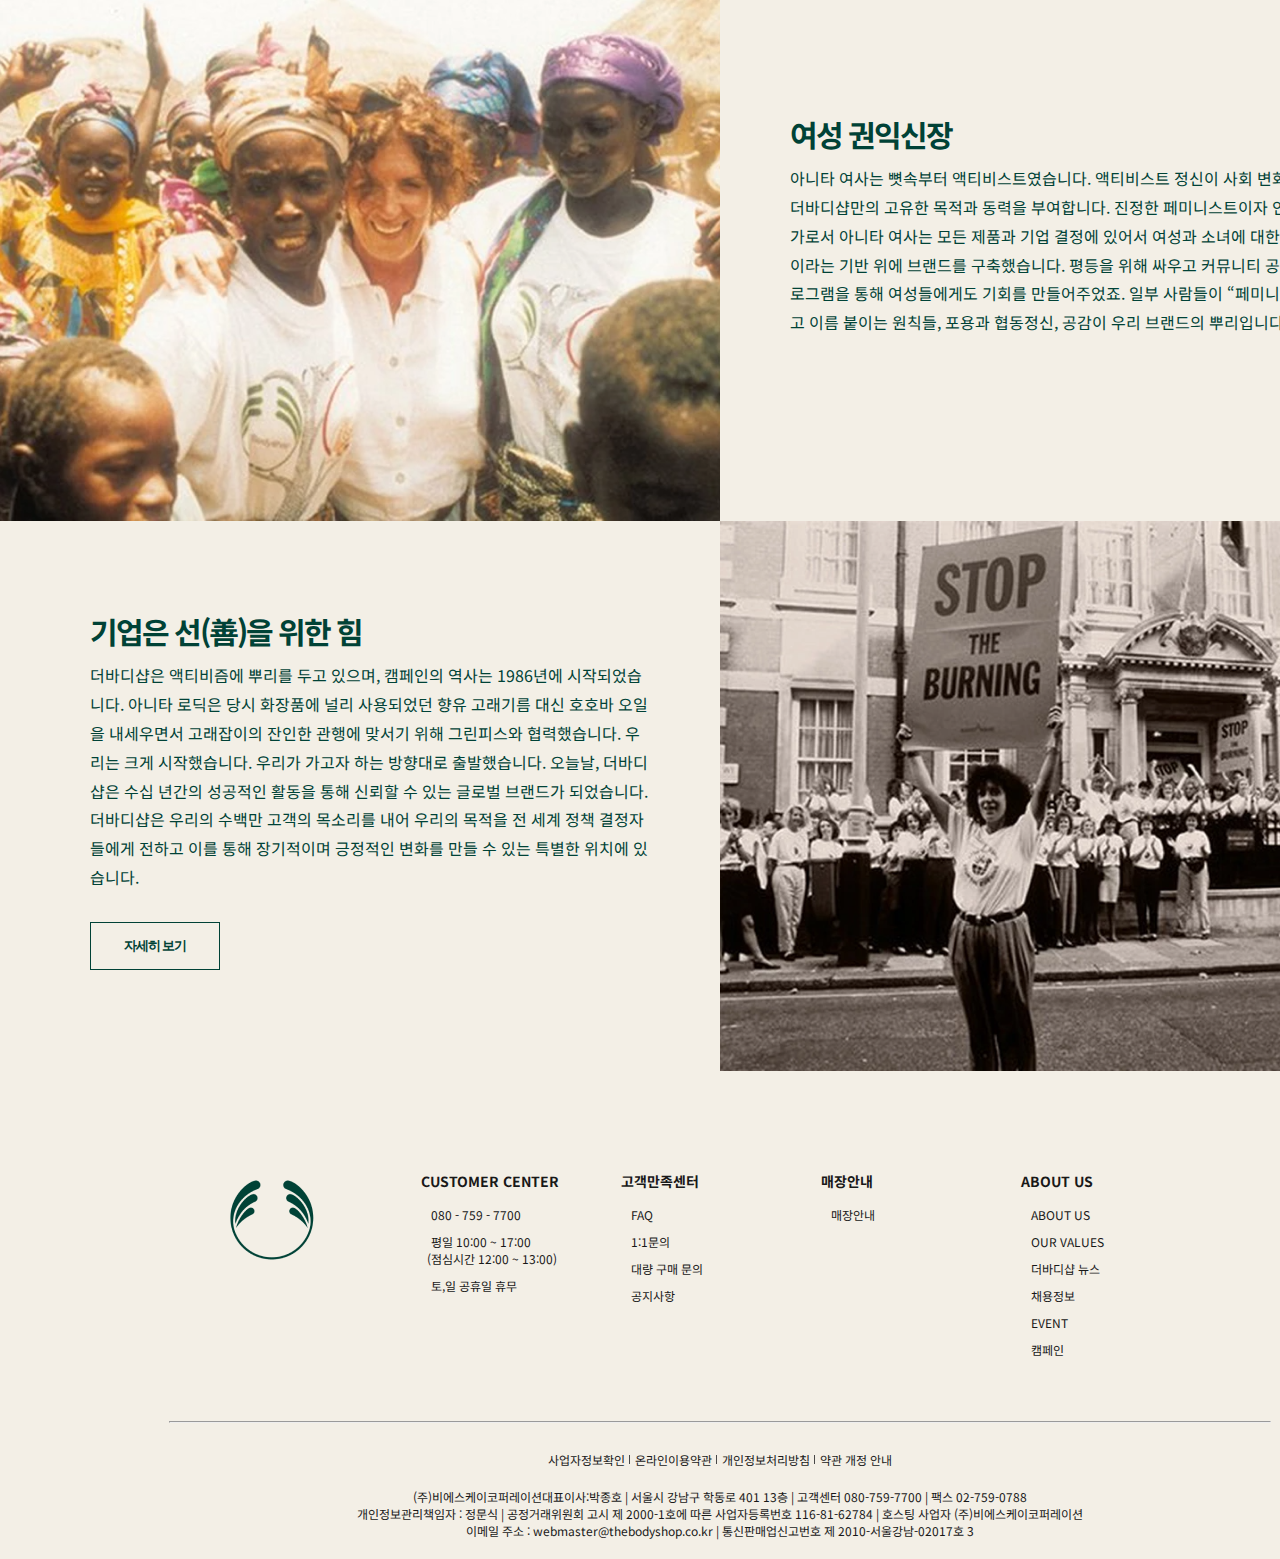
<file: html/sub_Brandstory.html>
<!-- Brandstory.html -->
<!DOCTYPE html>
<html lang="ko-KR">
<head>
  <meta charset="UTF-8">
  <meta http-equiv="X-UA-Compatible" content="IE=edge">
  <meta name="viewport" content="width=device-width, initial-scale=1.0">
  <link rel="icon" href="../img/fa_logo.png">
  <link rel="preconnect" href="https://fonts.googleapis.com">
  <link rel="preconnect" href="https://fonts.gstatic.com" crossorigin>
  <link href="https://fonts.googleapis.com/css2?family=Gothic+A1:wght@100;300;400;500;700&family=Noto+Sans+KR:wght@100;300;400;500;700;900&display=swap" rel="stylesheet">

<link rel="stylesheet" href="../fontawesome-v6/css/all.css">

<link rel="stylesheet" href="../css/common/variable.css">
<link rel="stylesheet" href="../css/common/reset.css">
<link rel="stylesheet" href="../css/common/common.css">
<link rel="stylesheet" href="../css/cssTemp/sub_Brandstory/sub_Brandstory.css">



  <title>About Us | 더바디샵 </title>
</head>
<body>
<div id="wrap">
  
    <header id="headerBox">
      <div class="head_container">
        <div class="company_area">
          <h1 class="company"><a href="../index.html"><img src="../img/tbs-logo 1.png" alt="logo"></a></h1>
        </div>
        <nav class="navigation">
          <h2 class="blind">navigation</h2>
          <div class="menu_container">
            <ul class="head_Menu">
              <li class="head_li"><a href="./sub_newIn.html">제품</a>
                <div class="menu_bg" >
                  <ul class="sub_menu">
                   <li class="sub_li">New
                      <ul class="cata_menu">
                        <a href="#"><li class="cata_li">New In</li></a>
                      </ul>
                    </li>
                    <li class="sub_li">TRENDING
                      <ul class="cata_menu">
                      <li class="cata_li"><a href="#">Tip&#38;Advices</a></li>
                        <li class="cata_li"><a href="#">Best Sellers</a></li>
                        <li class="cata_li"><a href="#">Vegan</a></li>
                      </ul>
                    </li>
                    <li class="sub_li">GIFTS
                      <ul class="cata_menu">
                        <li class="cata_li"><a href="">선물세트 전체보기</a></li>
                        <li class="cata_li"><a href="">1만원대 선물세트</a></li>
                        <li class="cata_li"><a href="">2만원대 선물세트</a></li>
                        <li class="cata_li"><a href="">3만원대 이상 선물세트</a></li>
                      </ul>
                    </li>
                    <li class="sub_li">FACE
                      <ul class="cata_menu">
                        <li class="cata_li"><a href="">FACE 전체보기</a></li>
                        <li class="cata_li"><a href="">페이스오일</a></li>
                        <li class="cata_li"><a href="">모이스처라이저</a></li>
                        <li class="cata_li"><a href="">립케어</a></li>
                        <li class="cata_li"><a href="">클렌저</a></li>
                        <li class="cata_li"><a href="">아이케어</a></li>
                        <li class="cata_li"><a href="">세럼</a></li>
                      </ul>
                    </li>
                    <li class="sub_li">BODY
                      <ul class="cata_menu">
                        <li class="cata_li"><a href="">BODY 전체보기</a></li>
                        <li class="cata_li"><a href="">바디 스크럽</a></li>
                        <li class="cata_li"><a href="">바디 미스트</a></li>
                        <li class="cata_li"><a href="">바디 오일</a></li>
                        <li class="cata_li"><a href="">풋케어</a></li>
                        <li class="cata_li"><a href="">비누</a></li>
                      </ul>
                    </li>
                    <li class="sub_li">FRAGEANCE
                      <ul class="cata_menu">
                        <li class="cata_li"><a href="">FRAGRANCE 전체보기</a></li>
                        <li class="cata_li"><a href="">For Everyone</a></li>
                        <li class="cata_li"><a href="">For Him</a></li>
                        <li class="cata_li"><a href="">For Her</a></li>
                        <li class="cata_li"><a href="">오 드 퍼퓸</a></li>
                        <li class="cata_li"><a href="">오 드 뚜왈렛</a></li>
                      </ul>
                    </li>
                    <li class="sub_li">HAIR
                      <ul class="cata_menu">
                        <li class="cata_li"><a href="">HAIR 전체보기</a></li>
                        <li class="cata_li"><a href="">샴푸</a></li>
                        <li class="cata_li"><a href="">컨디셔너 &#38; 트리트먼트 </a></li>
                      </ul>
                    </li>
                    <li class="sub_li">SALE
                      <ul class="cata_menu">
                        <li class="cata_li"><a href="">SALE</a></li>
                      </ul>
                    </li>
                  </ul>
                </div>
              </li>
              <li class="head_li"><a href="./sub_Selflove.html">SELF LOVE</a>
                <div class="menu_bg">
                  <ul class="sub_menu">
                    <li class="sub_li">Self love
                      <ul class="cata_menu">
                        <li class="cata_li"><a href="#">셀프러브란?</a></li>
                        <li class="cata_li"><a href="#">셀프러브로 맞서자</a></li>
                        <li class="cata_li"><a href="#">셀프러브팁</a></li>
                        <li class="cata_li"><a href="#">셀프러브 마사지</a></li>
                        <li class="cata_li"><a href="#">셀프러브 퀴즈</a></li>
                        <li class="cata_li"><a href="#">셀프러브 인덱스</a></li>
                    </li>
                  </ul>
                </div>
              </li>
              <li class="head_li"><a href="#">매장안내</a>
                <div class="menu_bg"></div>
  
              </li>
              <li class="head_li"><a href="./sub_Brandstory.html">ABOUT US</a>
                <div class="menu_bg">
                  <ul class="sub_menu">
                    <li class="sub_li">About Us
                      <ul class="cata_menu">
                        <li class="cata_li"><a href="#">브랜드스토리</a></li>
                        <li class="cata_li"><a href="#">브랜드 목적</a></li>
                        <li class="cata_li"><a href="#">B코프 인증기업</a></li>
                        <li class="cata_li"><a href="#">Natura &#38; Co</a></li>
                    </li>
                  </ul>
                </div>
              </li>
              <li class="head_li"><a href="#">이벤트</a>
                <div class="menu_bg">
                  <ul class="sub_menu">
                    <li class="sub_li">이벤트
                      <ul class="cata_menu">
                        <li class="cata_li"><a href="#">진행 중인 이벤트</a></li>
                        <li class="cata_li"><a href="#">지난 이벤트</a></li>
                        <li class="cata_li"><a href="#">당첨자 발표</a></li>
                    </li>
                  </ul>
                </div>
              </li>
  
            </ul>
          </div>
  
          <div class="unb_Box">
            <ul class="unb">
              <li class="unb_li"><a href="#"><img src="../img/headerBox_search.png" alt="serach icon"></a></li>
              <li class="unb_li"><a href="#"><img src="../img/headerBox_login.png"></a></li>
              <li class="unb_li"><a href="#"><img src="../img/headerBox_heart.png"></a></li>
              <li class="unb_li"><a href="#"><img src="../img/headerBox_cart.png"></a></li>
            </ul>
         </div>
  
        </nav>
        <div id="ad_contant">
          <h2 class="blind">광고</h2>
          <div class="ad_container">
            <p><a href="#">이달의 프로모션</a> |
                <a href="#">신한 TOPS 회원 혜택</a>
            </p>
          </div>
        </div>
  
  
      </div>
    </header><!-- // #headBox-->

    <main class="content_wrapper">
      <div class="current_menu_container">
       <ul>
         <li><a href="../index.html">Home</a></li>
         <li><a href="#">ABOUT US</a></li>
         <li>브랜드스토리</li>
       </ul>
      </div>
      
      <section id="sub_visualBox">
        <div class="visual_container">
          <div class="visual_titlebox">
            <h2 class="title">브랜드스토리</h2>
            <p class="visual_title">더바디샵에 오신 여러분을 환영합니다.</p>
            <p class="visual_text">바디샵 (The Body Shop) 은 1976년 영국 브라이턴에서 기업이 선(善)을 위한 힘이 될 수 있다는 설립자 아니타 로딕(Anita Roddick)의 믿음으로부터 시작되었습니다. 아니타 로딕 여사의 비젼에 따라서 우리는 지난 40여 년 간 과감히 틀을 깨고<br />
              항상 진실되게 변화를 만들어 왔습니다.</p>
          </div>
        </div>
      </section> <!-- #sub_visualBox-->

      <article id="interviewBox1" class="interviewBox">
        <div class="width_1200">
          <h2 class="blind">interview_the body shop founder</h2>
          <div class="interview_imgarea">
            <img src="../img/Brandstory/interview_1.png" alt="더바디샵 창립자">
          </div>
          <div class="interview_textarea">
            <p class="wise_saying">
              “기업이 세상을 만듭니다. <br />
              우리가 상상하는 그대로 사회를 바꾸어갈 능력이
              <br/>있습니다”
            </p>

            <p class="person_name">아니타 로딕 여사</p>
            <p class="person_who">더바디샵 창립자</p>
          </div>
        </div>
      </article>

    <article id="interviewBox2" class="interviewBox">
      <div class="width_1200">
        <h2 class="blind">interview_the body shop founder2</h2>
        <div class="sub_titlarea">
          <h2 class="sub_title">여러분이 지금까지 만났던 화장품 회사가 아닙니다</h2>
          <p class="sub_t">
            더바디샵은 1976년에 영국 브라이튼에서 처음 문을 열었습니다. 당시에는 초록색 페인트를 칠한 작은 화장품 가게였죠. <br />
            하지만 더바디샵의 뷰티에 대한 생각은 기존 뷰티 업계의 기업들과 상당히 달랐습니다. 어떻게 달랐냐고요? 간단합니다. <br />
            더바디샵은 자연 유래 원료를 전 세계에서 윤리적으로 구매했습니다. 그리고 정말 합리적인 용기에 제품을 판매하여 사용자가 쉽게 리필할 수 있었죠. <br />
            모든 사람들을 위한 제품을 만들었고 여성들이 자신의 피부에 만족감을 느낄 수 있도록 도왔습니다. 결코 여성들에게 연예인과 같은 피부를 가질 수 있다고 약속하지 않았죠. 
          </p>
        </div>

        <div class="interview_content">
          <div class="interview_imgarea">
            <img src="../img/Brandstory/interview_2.png" alt="더바디샵 창립자">
          </div>
          <div class="interview_textarea">
            <p class="wise_saying">
              “더바디샵에는 사회적 환경적 측면이 이미 구성요소로 들어가 있어요. 이들은 우리의 가장 최우선 목표도, 후순위 목표도 아니죠.<br />
              우리가 하는 모든 일에 지속적으로 스며들어 있어요”
            </p>
            <p class="person_name">아니타 로딕 여사</p>
            <p class="person_who">더바디샵 창립자</p>
          </div>
        </div>

      </div>
    </article>

    <article id="interviewBox3" class="interviewBox">
      <div class="width_1200">
        <h2 class="blind">interview_the body shop founder</h2>
        <div class="sub_titlarea">
          <h2 class="sub_title">사회변화를 선도합니다</h2>
          <p class="sub_t">
            40여 년 전만 해도 이런 식의 접근은 앞선 생각이었습니다. 아니타 로딕의 지구에 대한 열정과 대의를 위한 캠페인으로, 더바디샵은 항상 단순한 뷰티 브랜드 그 이상이었습니다. <br />
            이익과 원칙이 조화롭게 작용 해야 한다는 목적 의식이 있었습니다. 더바디샵 제품은 결코 동물실험을 거치지 않았으며, 제작과정에서 노동 착취가 이뤄지지 않습니다.<br />
            더바디샵은 농부들, 공급자들과 함께 공정하게 일했고, 커뮤니티 공정무역 프로그램을 통해 지역사회가 번창할 수 있도록 도왔습니다. <br /> 오늘날, 점점 더 많은 브랜드들이 이를 뒤따르고 있으며,
            더바디샵은 이를 환영합니다. 세상은 모두의 참여를 필요로 합니다. 
          </p>
        </div>

        <div class="interview_content">
          <div class="interview_imgarea">
            <img src="../img/Brandstory/interview_3.png" alt="더바디샵 창립자">
          </div>
          <div class="interview_textarea">
            <p class="wise_saying">
              "아름다움은 자신이 좋아하는 자기의 모든 면에 대한 외적인 표현입니다"
            </p>
            <p class="person_name">아니타 로딕 여사</p>
            <p class="person_who">더바디샵 창립자</p>
          </div>
        </div>

      </div>
    </article>

    <article id="brand_define">
      <div class="defint_container">
        <div class="text_item text_item1">
          <div class="text_content">
            <div class="text_container">
              <h2 class="brand_subtitle">뷰티를 재정의하다</h2>
              <p class="sub_t">더바디샵이 처음 창립됐을 때, 뷰티 업계에는 여성의 외모에 대한 고정관념들이 상당히 만연했습니다. 하지만 아니타 여사는 자기만의 생각이 있었죠. 아니타 여사는 아름다움이란 즐거움, 편안함, 자존감의 원천이라고 생각했습니다. 자기가 좋아하는 자신의 모습이자 우리를 기분 좋게 만드는 것이었죠. 아니타 여사의 뷰티 제품은 당시 뷰티 업계가 불어 넣었던 영원한 젊음과 마른 몸매에 대한 거짓 약속들과는 거리가 멀었습니다. 그보다는, 우리가 일상에서 매일 할 수 있는 셀프러브 방법에 가까웠습니다. 여사는 여성들이 한 가지 방식으로 획일화 되게 보이게 만드는 제품을 만들고 싶지 않았습니다. 여사는 여성들이 자기 자신이되, 가장 멋진 모습의 자신이 되길 바랐죠.
              </p>
              <p class="sub_t2">“만약, 기업들이 페미니즘 원칙을 따른다면, 모든 기업 관행이 정말 놀랄 만큼 개선될 거라고 생각해요” 아니타 로딕여사 - 더바디샵 창립자</p>
            </div>

          </div>

          <div class="img_content"></div>
        </div>

        <div class="text_item text_item2">
          <div class="text_content">
            <div class="text_container">
              <h2 class="brand_subtitle">여성 권익신장</h2>
              <p class="sub_t">
                아니타 여사는 뼛속부터 액티비스트였습니다. 액티비스트 정신이 사회 변화에 대한 더바디샵만의 고유한 목적과 동력을 부여합니다. 진정한 페미니스트이자 인권 운동가로서 아니타 여사는 모든 제품과 기업 결정에 있어서 여성과 소녀에 대한 권익신장이라는 기반 위에 브랜드를 구축했습니다. 평등을 위해 싸우고 커뮤니티 공정 무역 프로그램을 통해 여성들에게도 기회를 만들어주었죠. 일부 사람들이 “페미니즘”적이라고 이름 붙이는 원칙들, 포용과 협동정신, 공감이 우리 브랜드의 뿌리입니다.
              </p>
            </div>
          </div>

          <div class="img_content">
          </div>
        </div>

        <div class="text_item text_item3">
          <div class="text_content">
            <div class="text_container">
              <h2 class="brand_subtitle">기업은 선(善)을 위한 힘</h2>
              <p class="sub_t">
                더바디샵은 액티비즘에 뿌리를 두고 있으며, 캠페인의 역사는 1986년에 시작되었습니다. 아니타 로딕은 당시 화장품에 널리 사용되었던 향유 고래기름 대신 호호바 오일을 내세우면서 고래잡이의 잔인한 관행에 맞서기 위해 그린피스와 협력했습니다. 우리는 크게 시작했습니다. 우리가 가고자 하는 방향대로 출발했습니다. 오늘날, 더바디샵은 수십 년간의 성공적인 활동을 통해 신뢰할 수 있는 글로벌 브랜드가 되었습니다. 더바디샵은 우리의 수백만 고객의 목소리를 내어 우리의 목적을 전 세계 정책 결정자들에게 전하고 이를 통해 장기적이며 긍정적인 변화를 만들 수 있는 특별한 위치에 있습니다.
              </p>
         
                <button type="button" class="more_btn">자세히 보기</button>

            </div>
          </div>

          <div class="img_content">
          </div>
        </div>
      </div>
    </article>


  </main> <!-- .main -->

  <footer id="footerBox">
    <div class="width_1100">
      <h2 class="blind">infomation</h2>
      <div class="f_logo">
        <img src="../img/foorer-logo.png">
      </div>
      <ul class="footer_menubox">
        <li>CUSTOMER CENTER
          <ul class="footer_menu">
            <li>080 - 759 - 7700</li>
            <li>평일 10:00 ~ 17:00<br />
              &nbsp;&nbsp;(점심시간 12:00 ~ 13:00)</li>
            <li>토,일 공휴일 휴무</li>
          </ul>
        </li>
        <li>고객만족센터
          <ul class="footer_menu">
            <li><a href="#">FAQ</a></li>
            <li><a href="">1:1문의</a></li>
            <li><a href="">대량 구매 문의</a></li>
            <li><a href="">공지사항</a></li>
          </ul>
        </li>
        <li>매장안내
          <ul class="footer_menu">
            <li><a href="#">매장안내</a></li>
          </ul>
        </li>
        <li>ABOUT US
          <ul class="footer_menu">
            <li><a href="#">ABOUT US</a></li>
            <li><a href="#">OUR VALUES</a></li>
            <li><a href="#">더바디샵 뉴스</a></li>
            <li><a href="#">채용정보</a></li>
            <li><a href="#">EVENT</a></li>
            <li><a href="#">캠페인</a></li>
          </ul>
        </li>
      </ul>
    </div>
    <hr class="bar" />

    <div class="width_1100_02">
      <ul class="info_menu">
        <li><a href="#">사업자정보확인</a></li>
        <li><a href="#">온라인이용약관</a></li>
        <li><a href="#">개인정보처리방침</a></li>
        <li><a href="#">약관 개정 안내</a></li>
      </ul>
    </div>

    <div class="info_box">
      <address><span>(주)비에스케이코퍼레이션대표이사:박종호 </span>| <span>서울시 강남구 학동로 401 13층 </span> |<span class="lnbr"> 고객센터 080-759-7700</span>  | <span class="alnbr">팩스 02-759-0788</span> <br />
        <span>개인정보관리책임자 : 정문식 </span>|<span class="lnbr"> 공정거래위원회 고시 제 2000-1호에 따른 사업자등록번호 116-81-62784 </span>| <span>호스팅 사업자 (주)비에스케이코퍼레이션</span> <br />
        <span>이메일 주소 : webmaster@thebodyshop.co.kr </span>| <span class="lnbr">통신판매업신고번호 제 2010-서울강남-02017호 3</span></address>
    </div>

  </footer><!-- //#footerBox-->


</div> <!-- .wrap-->

  
</body>
</html>
</file>
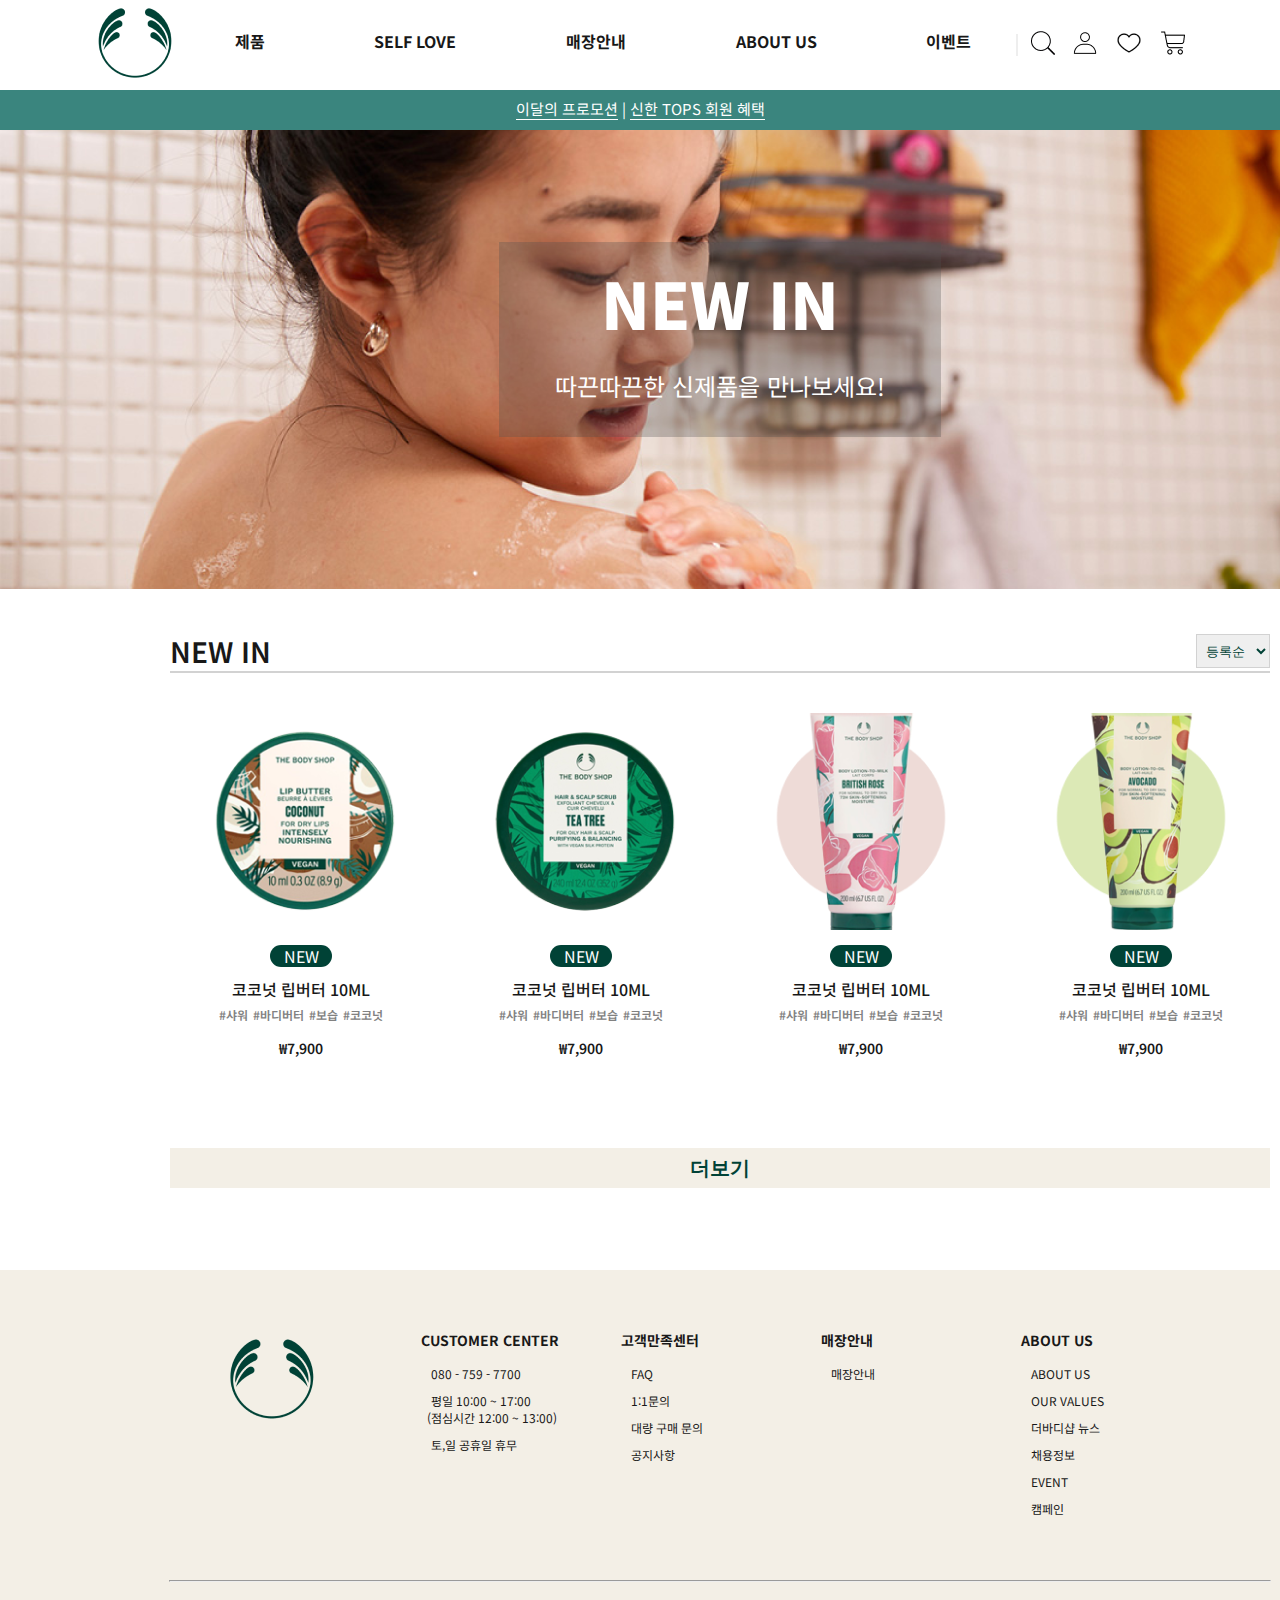
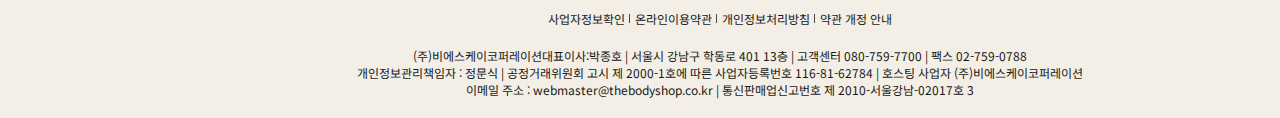
<file: html/sub_newIn.html>
<!DOCTYPE html>
<!-- sub_newIn.html -->
<html lang="ko-KR">
<head>
  <meta charset="UTF-8">
  <meta http-equiv="X-UA-Compatible" content="IE=edge">
  <meta name="viewport" content="width=device-width, initial-scale=1.0">

  <link rel="icon" href="../img/fa_logo.png">
  <link rel="preconnect" href="https://fonts.googleapis.com">
  <link rel="preconnect" href="https://fonts.gstatic.com" crossorigin>
  <link href="https://fonts.googleapis.com/css2?family=Gothic+A1:wght@100;300;400;500;700&family=Noto+Sans+KR:wght@100;300;400;500;700;900&display=swap" rel="stylesheet">

<link rel="stylesheet" href="../fontawesome-v6/css/all.css">

<link rel="stylesheet" href="../css/common/variable.css">
<link rel="stylesheet" href="../css/common/reset.css">
<link rel="stylesheet" href="../css/common/common.css">
<link rel="stylesheet" href="../css/cssTemp/sub_NewIn/NewIn.css">



  <title> 제품 >New In | 더바디샵</title>
</head>
<body>
  <div id="wrap">
    <header id="headerBox">
      <div class="head_container">
        <div class="company_area">
          <h1 class="company"><a href="../index.html"><img src="../img/tbs-logo 1.png" alt="logo"></a></h1>
        </div>
        <nav class="navigation">
          <h2 class="blind">navigation</h2>
          <div class="menu_container">
            <ul class="head_Menu">
              <li class="head_li"><a href="#">제품</a>
                <div class="menu_bg" >
                  <ul class="sub_menu">
                   <li class="sub_li">New
                      <ul class="cata_menu">
                        <a href="#"><li class="cata_li">New In</li></a>
                      </ul>
                    </li>
                    <li class="sub_li">TRENDING
                      <ul class="cata_menu">
                      <li class="cata_li"><a href="#">Tip&#38;Advices</a></li>
                        <li class="cata_li"><a href="#">Best Sellers</a></li>
                        <li class="cata_li"><a href="#">Vegan</a></li>
                      </ul>
                    </li>
                    <li class="sub_li">GIFTS
                      <ul class="cata_menu">
                        <li class="cata_li"><a href="">선물세트 전체보기</a></li>
                        <li class="cata_li"><a href="">1만원대 선물세트</a></li>
                        <li class="cata_li"><a href="">2만원대 선물세트</a></li>
                        <li class="cata_li"><a href="">3만원대 이상 선물세트</a></li>
                      </ul>
                    </li>
                    <li class="sub_li">FACE
                      <ul class="cata_menu">
                        <li class="cata_li"><a href="">FACE 전체보기</a></li>
                        <li class="cata_li"><a href="">페이스오일</a></li>
                        <li class="cata_li"><a href="">모이스처라이저</a></li>
                        <li class="cata_li"><a href="">립케어</a></li>
                        <li class="cata_li"><a href="">클렌저</a></li>
                        <li class="cata_li"><a href="">아이케어</a></li>
                        <li class="cata_li"><a href="">세럼</a></li>
                      </ul>
                    </li>
                    <li class="sub_li">BODY
                      <ul class="cata_menu">
                        <li class="cata_li"><a href="">BODY 전체보기</a></li>
                        <li class="cata_li"><a href="">바디 스크럽</a></li>
                        <li class="cata_li"><a href="">바디 미스트</a></li>
                        <li class="cata_li"><a href="">바디 오일</a></li>
                        <li class="cata_li"><a href="">풋케어</a></li>
                        <li class="cata_li"><a href="">비누</a></li>
                      </ul>
                    </li>
                    <li class="sub_li">FRAGEANCE
                      <ul class="cata_menu">
                        <li class="cata_li"><a href="">FRAGRANCE 전체보기</a></li>
                        <li class="cata_li"><a href="">For Everyone</a></li>
                        <li class="cata_li"><a href="">For Him</a></li>
                        <li class="cata_li"><a href="">For Her</a></li>
                        <li class="cata_li"><a href="">오 드 퍼퓸</a></li>
                        <li class="cata_li"><a href="">오 드 뚜왈렛</a></li>
                      </ul>
                    </li>
                    <li class="sub_li">HAIR
                      <ul class="cata_menu">
                        <li class="cata_li"><a href="">HAIR 전체보기</a></li>
                        <li class="cata_li"><a href="">샴푸</a></li>
                        <li class="cata_li"><a href="">컨디셔너 &#38; 트리트먼트 </a></li>
                      </ul>
                    </li>
                    <li class="sub_li">SALE
                      <ul class="cata_menu">
                        <li class="cata_li"><a href="">SALE</a></li>
                      </ul>
                    </li>
                  </ul>
                </div>
              </li>
              <li class="head_li"><a href="#">SELF LOVE</a>
                <div class="menu_bg">
                  <ul class="sub_menu">
                    <li class="sub_li">Self love
                      <ul class="cata_menu">
                        <li class="cata_li"><a href="#">셀프러브란?</a></li>
                        <li class="cata_li"><a href="#">셀프러브로 맞서자</a></li>
                        <li class="cata_li"><a href="#">셀프러브팁</a></li>
                        <li class="cata_li"><a href="#">셀프러브 마사지</a></li>
                        <li class="cata_li"><a href="#">셀프러브 퀴즈</a></li>
                        <li class="cata_li"><a href="#">셀프러브 인덱스</a></li>
                    </li>
                  </ul>
                </div>
              </li>
              <li class="head_li"><a href="#">매장안내</a>
                <div class="menu_bg"></div>
              
              </li>
              <li class="head_li"><a href="../html/sub_Brandstory.html">ABOUT US</a>
                <div class="menu_bg">
                  <ul class="sub_menu">
                    <li class="sub_li">About Us
                      <ul class="cata_menu">
                        <li class="cata_li"><a href="#">브랜드스토리</a></li>
                        <li class="cata_li"><a href="#">브랜드 목적</a></li>
                        <li class="cata_li"><a href="#">B코프 인증기업</a></li>
                        <li class="cata_li"><a href="#">Natura &#38; Co</a></li>
                    </li>
                  </ul>
                </div>
              </li>
              <li class="head_li"><a href="#">이벤트</a>
                <div class="menu_bg">
                  <ul class="sub_menu">
                    <li class="sub_li">이벤트
                      <ul class="cata_menu">
                        <li class="cata_li"><a href="#">진행 중인 이벤트</a></li>
                        <li class="cata_li"><a href="#">지난 이벤트</a></li>
                        <li class="cata_li"><a href="#">당첨자 발표</a></li>
                    </li>
                  </ul>
                </div>
              </li>
  
            </ul>
          </div>
          
          <div class="unb_Box">
            <ul class="unb">
              <li class="unb_li"><a href="#"><img src="../img/headerBox_search.png" alt="serach icon"></a></li>
              <li class="unb_li"><a href="#"><img src="../img/headerBox_login.png"></a></li>
              <li class="unb_li"><a href="#"><img src="../img/headerBox_heart.png"></a></li>
              <li class="unb_li"><a href="#"><img src="../img/headerBox_cart.png"></a></li>
            </ul>
         </div>
  
        </nav>
        <div id="ad_contant">
          <h2 class="blind">광고</h2>
          <div class="ad_container">
            <p><a href="#">이달의 프로모션</a> |
                <a href="#">신한 TOPS 회원 혜택</a>
            </p>
          </div>
        </div>
  
  
      </div>
    </header><!-- // #headBox-->

    <main class="content_wrapper">
     <div class="current_menu_container">
      <ul>
        <li><a href="../index.html">Home</a></li>
        <li><a href="#">NEW</a></li>
        <li>New In</li>
      </ul>
     </div>

    <section id="sub_visualBox">
      <div class="visual_container">
        <div class="visual_titlebox">
          <h2 class="blind">NEW IN / 신상품</h2>
          <p class="visual_title">NEW IN</p>
          <p class="visual_text">따끈따끈한 신제품을 만나보세요!</p>
        </div>
      </div>
    </section> <!-- #sub_visualBox-->

    <article id="newinBox">
      <div class="newin_title_container">
        <h2 class="title">NEW IN</h2>

        <div class="labe">
          <form>
            <select name="product_label" class="select">
              <option value="등록순">등록순</option>
              <option value="판매순">판매순</option>
              <option value="평점순">평점순</option>
              <option value="제품평순">제품평순</option>
              <option value="높은가격순">높은가격순</option>
              <option value="낮은가격순">낮은순</option>
            </select>
    
          </form>
        </div>
      </div>

      <div class="newin_product_container">
        <ul class="product_content">
          <li class="n_product"><a href="#">
            <div class="n_img">
              <img src="../img/NewIn/Newiitem1_img.png">
            </div>
            <div class="n_textbox">
              <div class="n_issue ">NEW</div>
              <p class="n_product_name">코코넛 립버터 10ML</p>
              <p class="n_tag">
                <span>&#35;샤워</span> 
                <span>&#35;바디버터</span>
                <span>&#35;보습</span>
                <span>&#35;코코넛</span>
              </p>

              <p class="price">&#8361;7,900</p>
            </div>
          </a></li>

          <li class="n_product"><a href="#">
            <div class="n_img">
              <img src="../img/NewIn/Newiitem2_img.png">
            </div>
            <div class="n_textbox">
              <div class="n_issue ">NEW</div>
              <p class="n_product_name">코코넛 립버터 10ML</p>
              <p class="n_tag">
                <span>&#35;샤워</span> 
                <span>&#35;바디버터</span>
                <span>&#35;보습</span>
                <span>&#35;코코넛</span>
              </p>

              <p class="price">&#8361;7,900</p>
            </div>
          </a></li>

          <li class="n_product"><a href="#">
            <div class="n_img">
              <img src="../img/NewIn/Newiitem3_img.png">
            </div>
            <div class="n_textbox">
              <div class="n_issue ">NEW</div>
              <p class="n_product_name">코코넛 립버터 10ML</p>
              <p class="n_tag">
                <span>&#35;샤워</span> 
                <span>&#35;바디버터</span>
                <span>&#35;보습</span>
                <span>&#35;코코넛</span>
              </p>

              <p class="price">&#8361;7,900</p>
            </div>
          </a></li>

          <li class="n_product"><a href="#">
            <div class="n_img">
              <img src="../img/NewIn/Newiitem4_img.png">
            </div>
            <div class="n_textbox">
              <div class="n_issue ">NEW</div>
              <p class="n_product_name">코코넛 립버터 10ML</p>
              <p class="n_tag">
                <span>&#35;샤워</span> 
                <span>&#35;바디버터</span>
                <span>&#35;보습</span>
                <span>&#35;코코넛</span>
              </p>

              <p class="price">&#8361;7,900</p>
            </div>
          </a></li>
        </ul>

        <div class="more_btn">
          <button type="button">더보기</button>
        </div>
      </div>

    </article>

    
    </main>


    <footer id="footerBox">
      <div class="width_1100">
        <h2 class="blind">infomation</h2>
        <div class="f_logo">
          <img src="../img/foorer-logo.png">
        </div>
        <ul class="footer_menubox">
          <li>CUSTOMER CENTER
            <ul class="footer_menu">
              <li>080 - 759 - 7700</li>
              <li>평일 10:00 ~ 17:00<br />
                &nbsp;&nbsp;(점심시간 12:00 ~ 13:00)</li>
              <li>토,일 공휴일 휴무</li>
            </ul>
          </li>
          <li>고객만족센터
            <ul class="footer_menu">
              <li><a href="#">FAQ</a></li>
              <li><a href="">1:1문의</a></li>
              <li><a href="">대량 구매 문의</a></li>
              <li><a href="">공지사항</a></li>
            </ul>
          </li>
          <li>매장안내
            <ul class="footer_menu">
              <li><a href="#">매장안내</a></li>
            </ul>
          </li>
          <li>ABOUT US
            <ul class="footer_menu">
              <li><a href="#">ABOUT US</a></li>
              <li><a href="#">OUR VALUES</a></li>
              <li><a href="#">더바디샵 뉴스</a></li>
              <li><a href="#">채용정보</a></li>
              <li><a href="#">EVENT</a></li>
              <li><a href="#">캠페인</a></li>
            </ul>
          </li>
        </ul>
      </div>
      <hr class="bar" />
  
      <div class="width_1100_02">
        <ul class="info_menu">
          <li><a href="#">사업자정보확인</a></li>
          <li><a href="#">온라인이용약관</a></li>
          <li><a href="#">개인정보처리방침</a></li>
          <li><a href="#">약관 개정 안내</a></li>
        </ul>
      </div>
  
      <div class="info_box">
        <address><span>(주)비에스케이코퍼레이션대표이사:박종호 </span>| <span>서울시 강남구 학동로 401 13층 </span> |<span class="lnbr"> 고객센터 080-759-7700</span>  | <span class="alnbr">팩스 02-759-0788</span> <br />
          <span>개인정보관리책임자 : 정문식 </span>|<span class="lnbr"> 공정거래위원회 고시 제 2000-1호에 따른 사업자등록번호 116-81-62784 </span>| <span>호스팅 사업자 (주)비에스케이코퍼레이션</span> <br />
          <span>이메일 주소 : webmaster@thebodyshop.co.kr </span>| <span class="lnbr">통신판매업신고번호 제 2010-서울강남-02017호 3</span></address>
      </div>
  
    </footer><!-- //#footerBox-->
  
  </div> <!-- #wrap-->
</body>
</html>
</file>
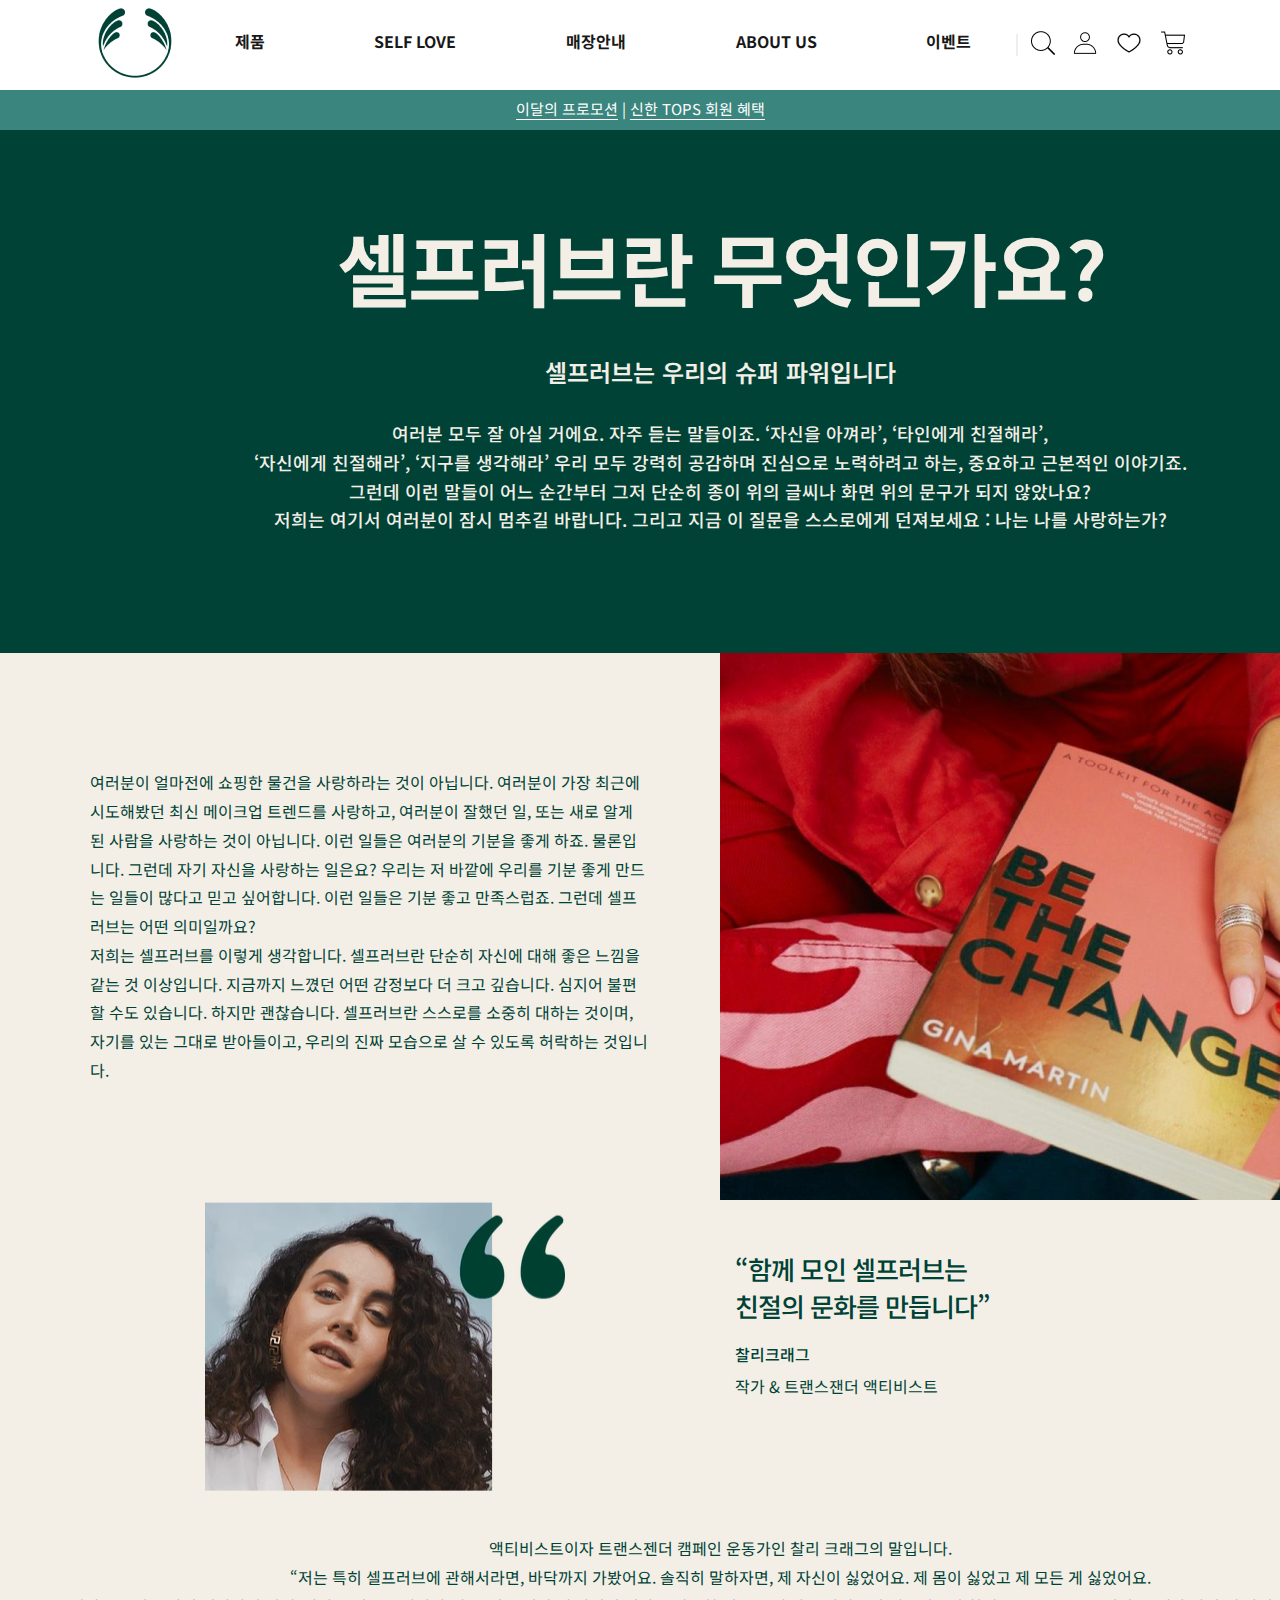
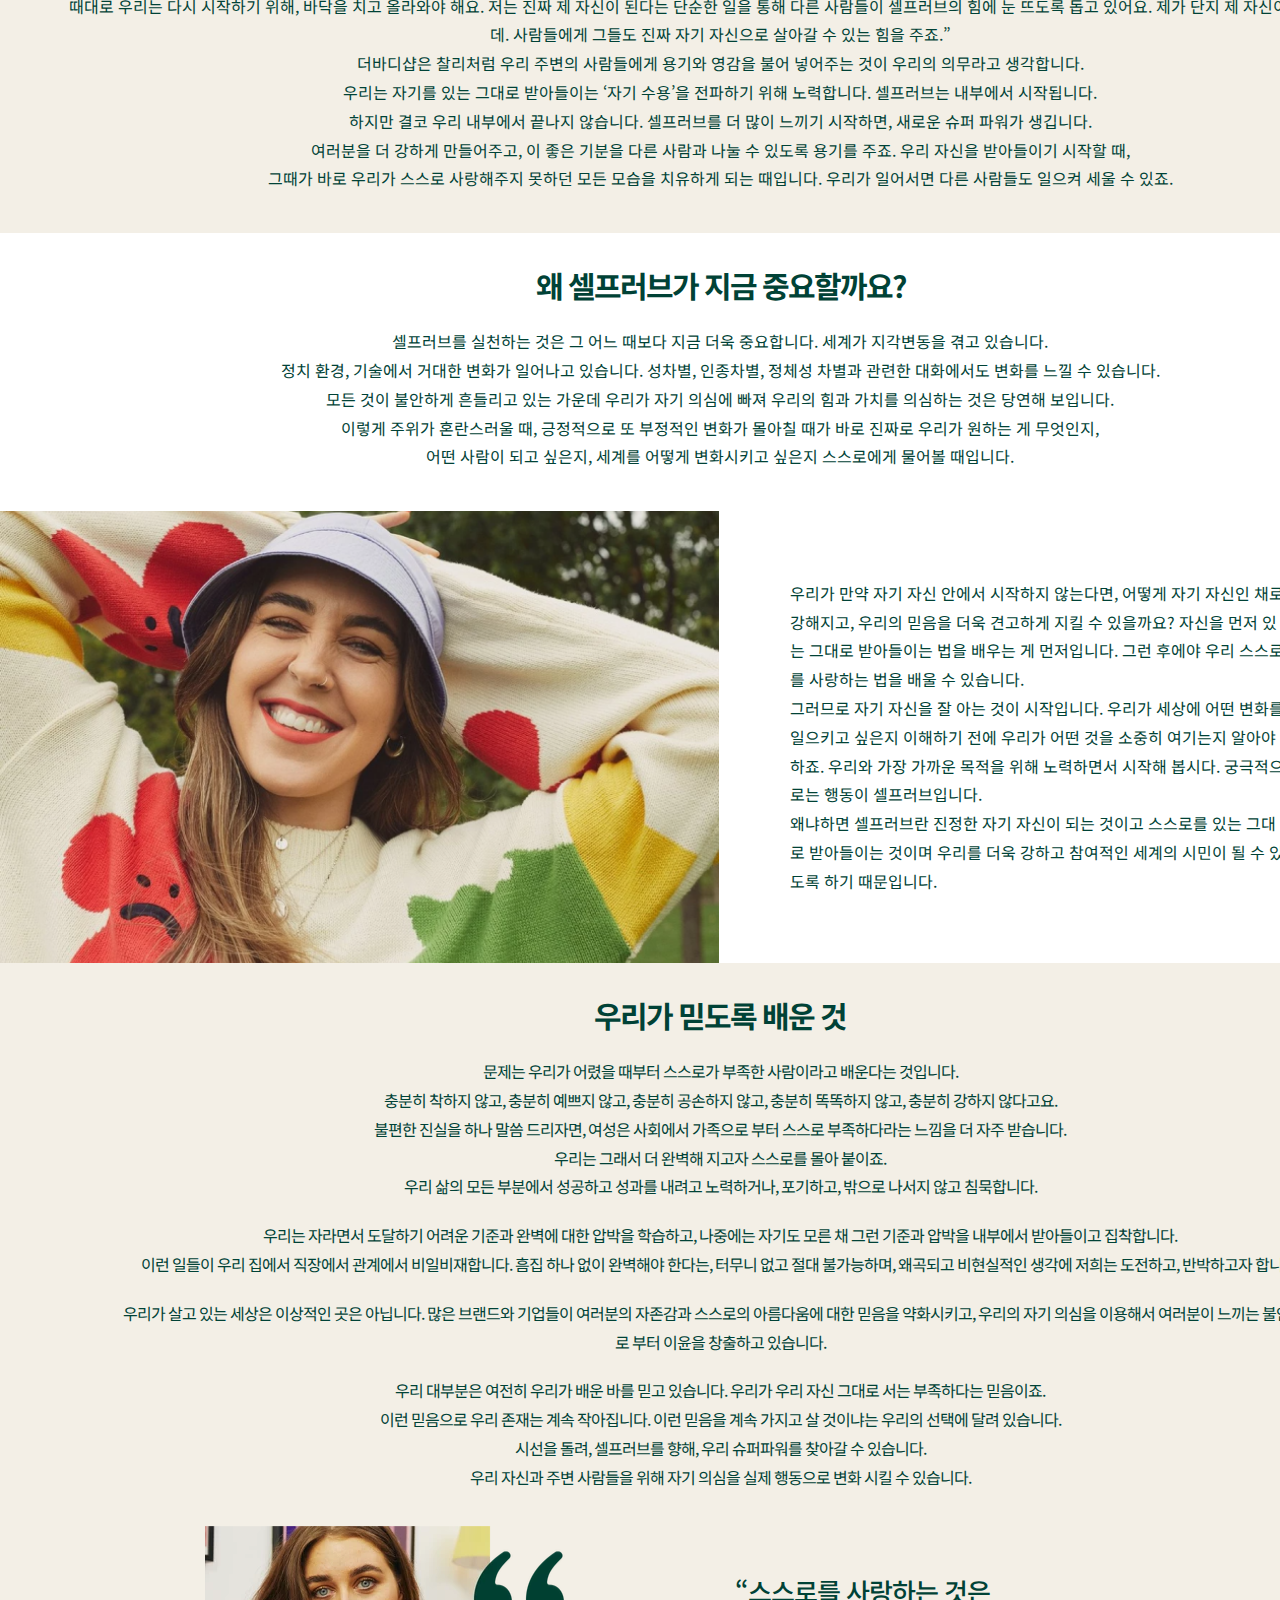
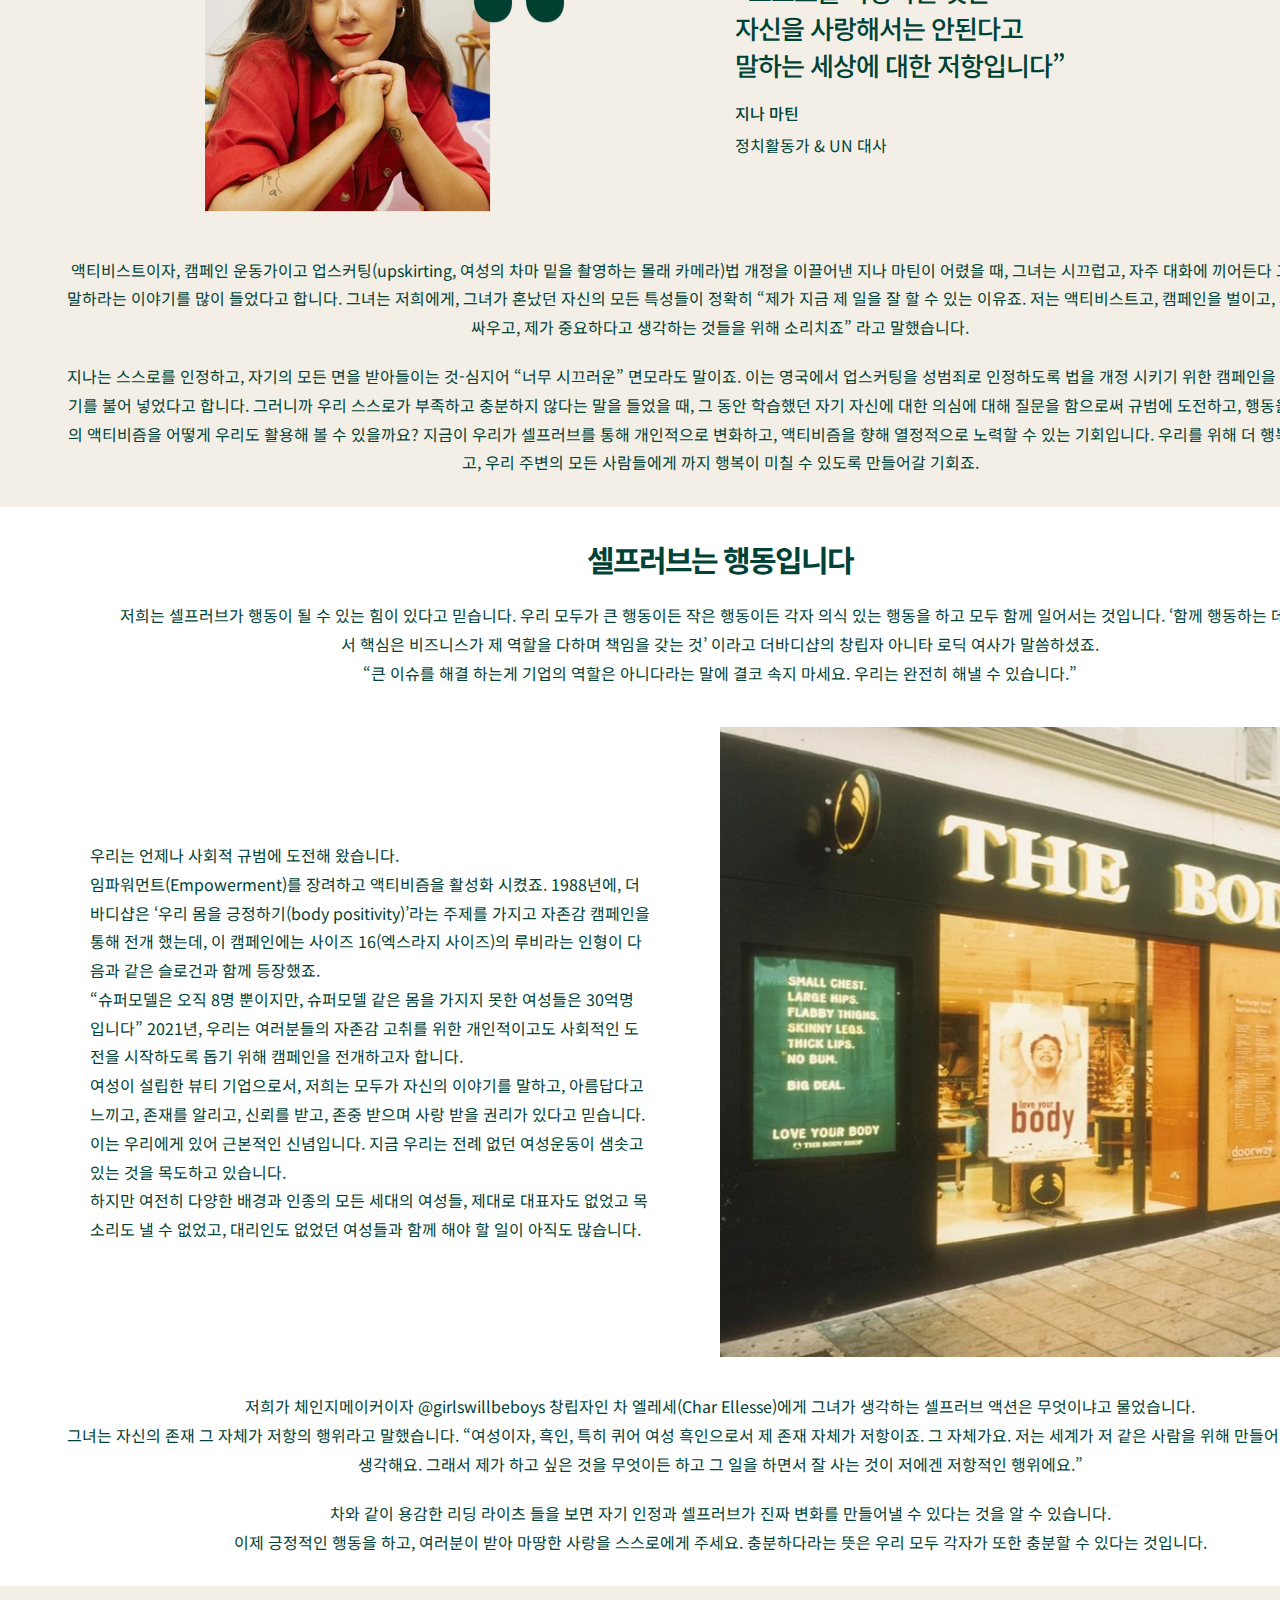
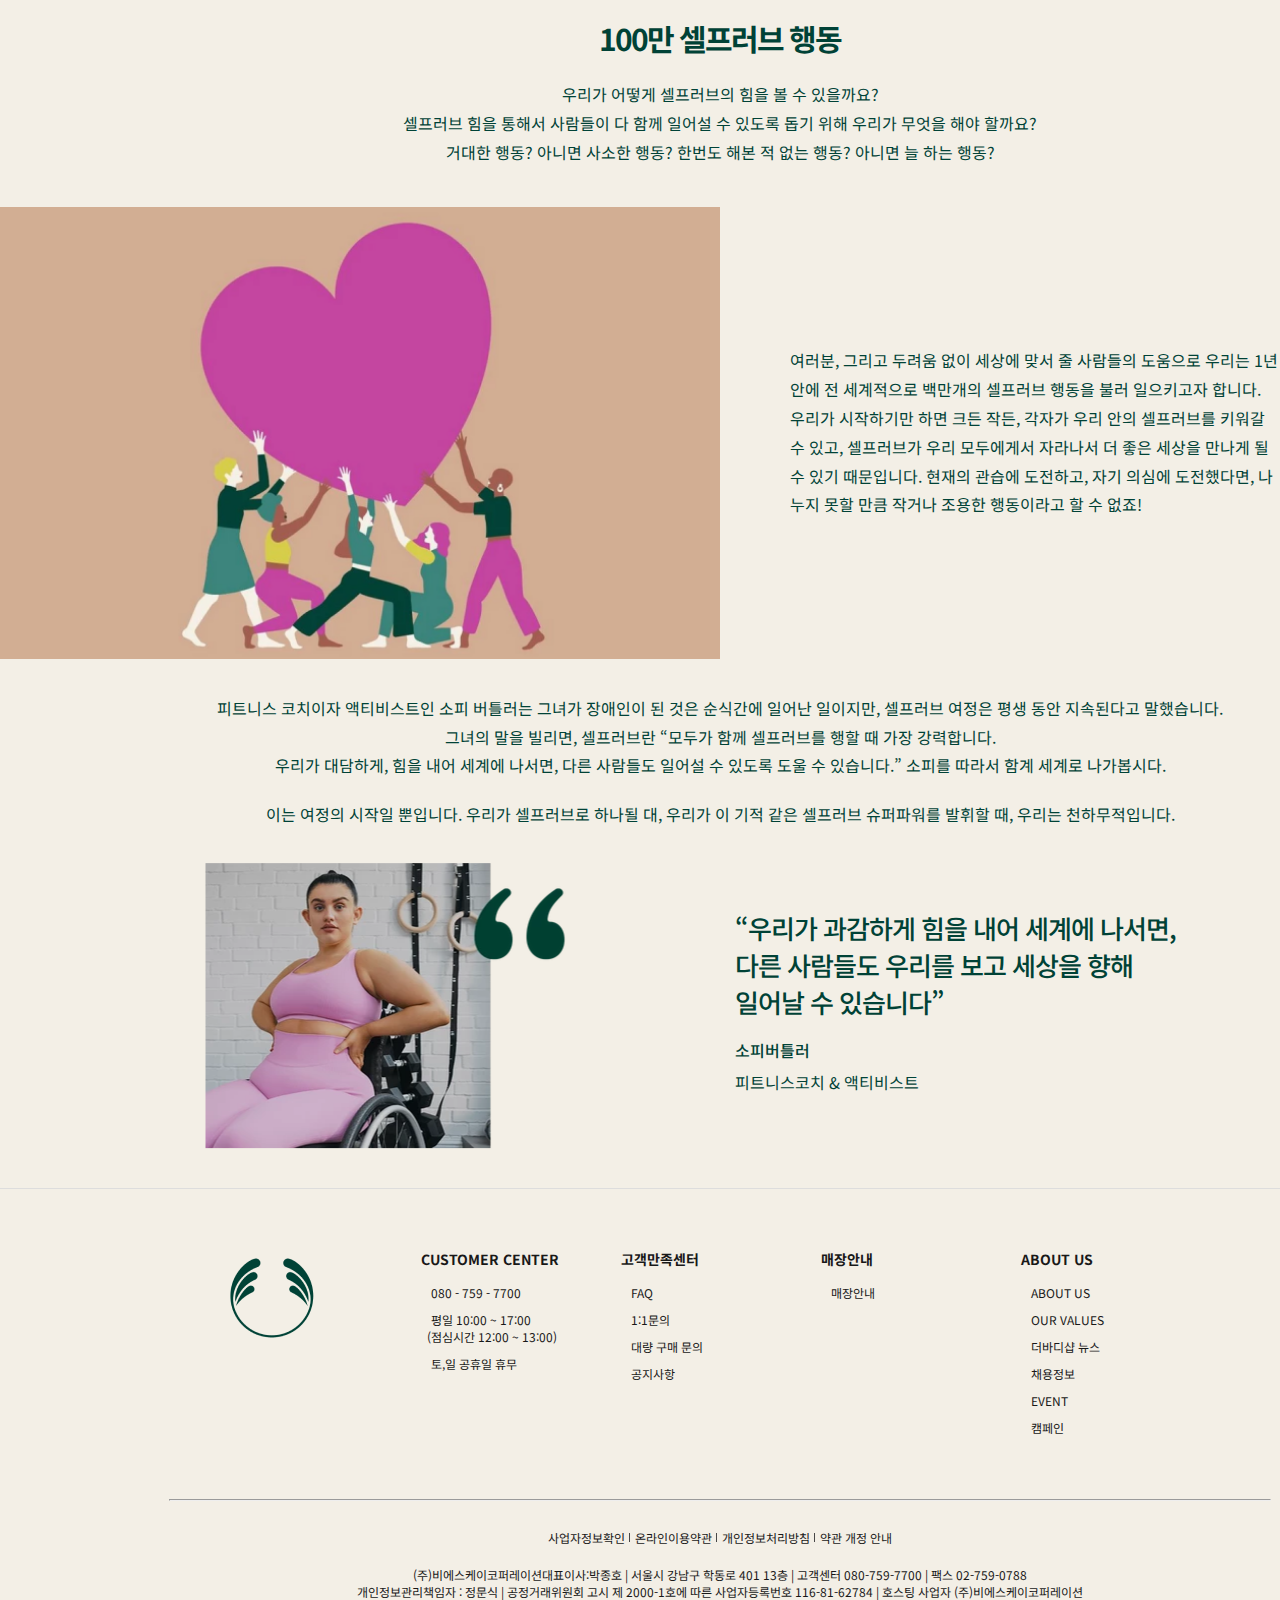
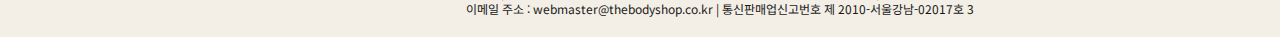
<file: html/sub_Selflove.html>
<!DOCTYPE html>
<!-- sub_Selflove.html -->
<html lang="ko-KR">
<head>
  <meta charset="UTF-8">
  <meta http-equiv="X-UA-Compatible" content="IE=edge">
  <meta name="viewport" content="width=device-width, initial-scale=1.0">
 
  <link rel="icon" href="../img/fa_logo.png">
  <link rel="preconnect" href="https://fonts.googleapis.com">
  <link rel="preconnect" href="https://fonts.gstatic.com" crossorigin>
  <link href="https://fonts.googleapis.com/css2?family=Gothic+A1:wght@100;300;400;500;700&family=Noto+Sans+KR:wght@100;300;400;500;700;900&display=swap" rel="stylesheet">

<link rel="stylesheet" href="../fontawesome-v6/css/all.css">

<link rel="stylesheet" href="../css/common/variable.css">
<link rel="stylesheet" href="../css/common/reset.css">
<link rel="stylesheet" href="../css/common/common.css">
<link rel="stylesheet" href="../css/cssTemp/sub_Selflove/Selflove.css.css">



  <title>The body shop</title>
</head>
<body>
  <div id="wrap">
    <header id="headerBox">
      <div class="head_container">
        <div class="company_area">
          <h1 class="company"><a href="../index.html"><img src="../img/tbs-logo 1.png" alt="logo"></a></h1>
        </div>
        <nav class="navigation">
          <h2 class="blind">navigation</h2>
          <div class="menu_container">
            <ul class="head_Menu">
              <li class="head_li"><a href="./sub_newIn.html">제품</a>
                <div class="menu_bg" >
                  <ul class="sub_menu">
                   <li class="sub_li">New
                      <ul class="cata_menu">
                        <a href="#"><li class="cata_li">New In</li></a>
                      </ul>
                    </li>
                    <li class="sub_li">TRENDING
                      <ul class="cata_menu">
                      <li class="cata_li"><a href="#">Tip&#38;Advices</a></li>
                        <li class="cata_li"><a href="#">Best Sellers</a></li>
                        <li class="cata_li"><a href="#">Vegan</a></li>
                      </ul>
                    </li>
                    <li class="sub_li">GIFTS
                      <ul class="cata_menu">
                        <li class="cata_li"><a href="">선물세트 전체보기</a></li>
                        <li class="cata_li"><a href="">1만원대 선물세트</a></li>
                        <li class="cata_li"><a href="">2만원대 선물세트</a></li>
                        <li class="cata_li"><a href="">3만원대 이상 선물세트</a></li>
                      </ul>
                    </li>
                    <li class="sub_li">FACE
                      <ul class="cata_menu">
                        <li class="cata_li"><a href="">FACE 전체보기</a></li>
                        <li class="cata_li"><a href="">페이스오일</a></li>
                        <li class="cata_li"><a href="">모이스처라이저</a></li>
                        <li class="cata_li"><a href="">립케어</a></li>
                        <li class="cata_li"><a href="">클렌저</a></li>
                        <li class="cata_li"><a href="">아이케어</a></li>
                        <li class="cata_li"><a href="">세럼</a></li>
                      </ul>
                    </li>
                    <li class="sub_li">BODY
                      <ul class="cata_menu">
                        <li class="cata_li"><a href="">BODY 전체보기</a></li>
                        <li class="cata_li"><a href="">바디 스크럽</a></li>
                        <li class="cata_li"><a href="">바디 미스트</a></li>
                        <li class="cata_li"><a href="">바디 오일</a></li>
                        <li class="cata_li"><a href="">풋케어</a></li>
                        <li class="cata_li"><a href="">비누</a></li>
                      </ul>
                    </li>
                    <li class="sub_li">FRAGEANCE
                      <ul class="cata_menu">
                        <li class="cata_li"><a href="">FRAGRANCE 전체보기</a></li>
                        <li class="cata_li"><a href="">For Everyone</a></li>
                        <li class="cata_li"><a href="">For Him</a></li>
                        <li class="cata_li"><a href="">For Her</a></li>
                        <li class="cata_li"><a href="">오 드 퍼퓸</a></li>
                        <li class="cata_li"><a href="">오 드 뚜왈렛</a></li>
                      </ul>
                    </li>
                    <li class="sub_li">HAIR
                      <ul class="cata_menu">
                        <li class="cata_li"><a href="">HAIR 전체보기</a></li>
                        <li class="cata_li"><a href="">샴푸</a></li>
                        <li class="cata_li"><a href="">컨디셔너 &#38; 트리트먼트 </a></li>
                      </ul>
                    </li>
                    <li class="sub_li">SALE
                      <ul class="cata_menu">
                        <li class="cata_li"><a href="">SALE</a></li>
                      </ul>
                    </li>
                  </ul>
                </div>
              </li>
              <li class="head_li"><a href="./sub_Selflove.html">SELF LOVE</a>
                <div class="menu_bg">
                  <ul class="sub_menu">
                    <li class="sub_li">Self love
                      <ul class="cata_menu">
                        <li class="cata_li"><a href="#">셀프러브란?</a></li>
                        <li class="cata_li"><a href="#">셀프러브로 맞서자</a></li>
                        <li class="cata_li"><a href="#">셀프러브팁</a></li>
                        <li class="cata_li"><a href="#">셀프러브 마사지</a></li>
                        <li class="cata_li"><a href="#">셀프러브 퀴즈</a></li>
                        <li class="cata_li"><a href="#">셀프러브 인덱스</a></li>
                    </li>
                  </ul>
                </div>
              </li>
              <li class="head_li"><a href="#">매장안내</a>
                <div class="menu_bg"></div>
              </li>
              <li class="head_li"><a href="./sub_Brandstory.html">ABOUT US</a>
                <div class="menu_bg">
                  <ul class="sub_menu">
                    <li class="sub_li">About Us
                      <ul class="cata_menu">
                        <li class="cata_li"><a href="#">브랜드스토리</a></li>
                        <li class="cata_li"><a href="#">브랜드 목적</a></li>
                        <li class="cata_li"><a href="#">B코프 인증기업</a></li>
                        <li class="cata_li"><a href="#">Natura &#38; Co</a></li>
                    </li>
                  </ul>
                </div>
              </li>
              <li class="head_li"><a href="#">이벤트</a>
                <div class="menu_bg">
                  <ul class="sub_menu">
                    <li class="sub_li">이벤트
                      <ul class="cata_menu">
                        <li class="cata_li"><a href="#">진행 중인 이벤트</a></li>
                        <li class="cata_li"><a href="#">지난 이벤트</a></li>
                        <li class="cata_li"><a href="#">당첨자 발표</a></li>
                    </li>
                  </ul>
                </div>
              </li>
            </ul>
          </div>
          <div class="unb_Box">
            <ul class="unb">
              <li class="unb_li"><a href="#"><img src="../img/headerBox_search.png" alt="serach icon"></a></li>
              <li class="unb_li"><a href="#"><img src="../img/headerBox_login.png"></a></li>
              <li class="unb_li"><a href="#"><img src="../img/headerBox_heart.png"></a></li>
              <li class="unb_li"><a href="#"><img src="../img/headerBox_cart.png"></a></li>
            </ul>
         </div>
        </nav>
        <div id="ad_contant">
          <h2 class="blind">광고</h2>
          <div class="ad_container">
            <p><a href="#">이달의 프로모션</a> |
                <a href="#">신한 TOPS 회원 혜택</a>
            </p>
          </div>
        </div>
      </div>
    </header><!-- // #headBox-->

    <main class="content_wrapper">
      <div class="current_menu_container">
       <ul>
         <li><a href="../index.html">Home</a></li>
         <li><a href="#">Self love</a></li>
         <li>셀프러브란 무엇인가요?</li>
       </ul>
      </div>

      <section id="sub_visualBox">
        <div class="visual_container">
          <div class="visual_titlebox">
            <h2 class="title">셀프러브란 무엇인가요?</h2>
            <p class="visual_title">셀프러브는 우리의 슈퍼 파워입니다</p>
            <p class="visual_text">여러분 모두 잘 아실 거에요. 자주 듣는 말들이죠. ‘자신을 아껴라’, ‘타인에게 친절해라’,<br />
              ‘자신에게 친절해라’, ‘지구를 생각해라’ 우리 모두 강력히 공감하며 진심으로 노력하려고 하는, 중요하고 근본적인 이야기죠. <br />
              그런데 이런 말들이 어느 순간부터 그저 단순히 종이 위의 글씨나 화면 위의 문구가 되지 않았나요? <br />
              저희는 여기서 여러분이 잠시 멈추길 바랍니다. 그리고 지금 이 질문을 스스로에게 던져보세요 : 나는 나를 사랑하는가?</p>
          </div>
        </div>
      </section> <!-- #sub_visualBox-->

      <article id="interviewBox_1" class="interviewBox">
        <div class="interview_container">
          <div class="text_item text_item1">
            <div class="text_content">
              <div class="text_container">
                <h2 class="blind">찰리크래그 인터뷰</h2>
                <p class="sub_t">
                  여러분이 얼마전에 쇼핑한 물건을 사랑하라는 것이 아닙니다. 여러분이 가장 최근에 시도해봤던 최신 메이크업 트렌드를 사랑하고, 여러분이 잘했던 일, 또는 새로 알게 된 사람을 사랑하는 것이 아닙니다. 이런 일들은 여러분의 기분을 좋게 하죠. 물론입니다. 그런데 자기 자신을 사랑하는 일은요? 우리는 저 바깥에 우리를 기분 좋게 만드는 일들이 많다고 믿고 싶어합니다. 이런 일들은 기분 좋고 만족스럽죠. 그런데 셀프러브는 어떤 의미일까요?</p>
                
                <p class="sub_t">
                저희는 셀프러브를 이렇게 생각합니다. 셀프러브란 단순히 자신에 대해 좋은 느낌을 같는 것 이상입니다. 지금까지 느꼈던 어떤 감정보다 더 크고 깊습니다. 심지어 불편할 수도 있습니다. 하지만 괜찮습니다. 셀프러브란 스스로를 소중히 대하는 것이며, 자기를 있는 그대로 받아들이고, 우리의 진짜 모습으로 살 수 있도록 허락하는 것입니다.</p>
              </div>
  
            </div>
  
            <div class="img_content"></div>
          </div>
        </div>

        <div class="width_1100">
          <div class="interview_imgarea">
            <img src="../img/Selfove/self_interview_1.png" alt="작가  찰리크래그">
          </div>
          <div class="interview_textarea">
            <p class="wise_saying">
              “함께 모인 셀프러브는 <br />
               친절의 문화를 만듭니다”
            </p>

            <p class="person_name">찰리크래그</p>
            <p class="person_who">작가 &#38; 트랜스잰더 액티비스트 </p>
          </div>
        </div>
          
        <div class="interview_text_container">
            <p class="sub_t">
              액티비스트이자 트랜스젠더 캠페인 운동가인 찰리 크래그의 말입니다. <br />
              “저는 특히 셀프러브에 관해서라면, 바닥까지 가봤어요. 솔직히 말하자면, 제 자신이 싫었어요. 제 몸이 싫었고 제 모든 게 싫었어요. <br />
              때대로 우리는 다시 시작하기 위해, 바닥을 치고 올라와야 해요. 저는 진짜 제 자신이 된다는 단순한 일을 통해 다른 사람들이 셀프러브의 힘에 눈 뜨도록 돕고 있어요. 제가 단지 제 자신이 되었을 뿐인데. 사람들에게 그들도 진짜 자기 자신으로 살아갈 수 있는 힘을 주죠.”</p>
              
              <p class="sub_t">
              더바디샵은 찰리처럼 우리 주변의 사람들에게 용기와 영감을 불어 넣어주는 것이 우리의 의무라고 생각합니다. <br />
              우리는 자기를 있는 그대로 받아들이는 ‘자기 수용’을 전파하기 위해 노력합니다. 셀프러브는 내부에서 시작됩니다. <br />
              하지만 결코 우리 내부에서 끝나지 않습니다. 셀프러브를 더 많이 느끼기 시작하면, 새로운 슈퍼 파워가 생깁니다. <br />
              여러분을 더 강하게 만들어주고, 이 좋은 기분을 다른 사람과 나눌 수 있도록 용기를 주죠. 우리 자신을 받아들이기 시작할 때, <br />
              그때가 바로 우리가 스스로 사랑해주지 못하던 모든 모습을 치유하게 되는 때입니다. 우리가 일어서면 다른 사람들도 일으켜 세울 수 있죠.
            </p>
        </div>


      </article>


      <article id="interviewBox_2" class="interviewBox">
        <div class="width_1200">
          <div class="sub_titlarea">
            <h2 class="sub_title">왜 셀프러브가 지금 중요할까요?</h2>
            <p class="sub_t">
              셀프러브를 실천하는 것은 그 어느 때보다 지금 더욱 중요합니다. 세계가 지각변동을 겪고 있습니다. <br />
              정치 환경, 기술에서 거대한 변화가 일어나고 있습니다. 성차별, 인종차별, 정체성 차별과 관련한 대화에서도 변화를 느낄 수 있습니다. <br />
              모든 것이 불안하게 흔들리고 있는 가운데 우리가 자기 의심에 빠져 우리의 힘과 가치를 의심하는 것은 당연해 보입니다. <br />
              이렇게 주위가 혼란스러울 때, 긍정적으로 또 부정적인 변화가 몰아칠 때가 바로 진짜로 우리가 원하는 게 무엇인지, <br />
              어떤 사람이 되고 싶은지, 세계를 어떻게 변화시키고 싶은지 스스로에게 물어볼 때입니다.
            </p>
          </div>
        </div>

        <div class="text_item text_item1">
          <div class="text_content">
            <div class="text_container">
              <p class="sub_t">
                우리가 만약 자기 자신 안에서 시작하지 않는다면, 어떻게 자기 자신인 채로 강해지고, 우리의 믿음을 더욱 견고하게 지킬 수 있을까요? 자신을 먼저 있는 그대로 받아들이는 법을 배우는 게 먼저입니다. 그런 후에야 우리 스스로를 사랑하는 법을 배울 수 있습니다. <br />
                그러므로 자기 자신을 잘 아는 것이 시작입니다. 우리가 세상에 어떤 변화를 일으키고 싶은지 이해하기 전에 우리가 어떤 것을 소중히 여기는지 알아야 하죠. 우리와 가장 가까운 목적을 위해 노력하면서 시작해 봅시다. 궁극적으로는 행동이 셀프러브입니다. <br />
                왜냐하면 셀프러브란 진정한 자기 자신이 되는 것이고 스스로를 있는 그대로 받아들이는 것이며 우리를 더욱 강하고 참여적인 세계의 시민이 될 수 있도록 하기 때문입니다.</p>
            
            </div>

          </div>

          <div class="img_content"></div>
        </div>
      </article> <!-- #interviewBox2-->

      <article id="interviewBox_3" class="interviewBox">
        <div class="width_1250">
          <div class="sub_titlarea">
            <h2 class="sub_title">우리가 믿도록 배운 것</h2>
            <p class="sub_t">
              문제는 우리가 어렸을 때부터 스스로가 부족한 사람이라고 배운다는 것입니다. <br />
              충분히 착하지 않고, 충분히 예쁘지 않고, 충분히 공손하지 않고, 충분히 똑똑하지 않고, 충분히 강하지 않다고요. <br />

              불편한 진실을 하나 말씀 드리자면, 여성은 사회에서 가족으로 부터 스스로 부족하다라는 느낌을 더 자주 받습니다. <br />

              우리는 그래서 더 완벽해 지고자 스스로를 몰아 붙이죠. <br />

              우리 삶의 모든 부분에서 성공하고 성과를 내려고 노력하거나, 포기하고, 밖으로 나서지 않고 침묵합니다. 
            </p>

              <p class="sub_t2">
              우리는 자라면서 도달하기 어려운 기준과 완벽에 대한 압박을 학습하고, 나중에는 자기도 모른 채 그런 기준과 압박을 내부에서 받아들이고 집착합니다. <br />

              이런 일들이 우리 집에서 직장에서 관계에서 비일비재합니다. 흠집 하나 없이 완벽해야 한다는, 터무니 없고 절대 불가능하며, 왜곡되고 비현실적인 생각에 저희는 도전하고, 반박하고자 합니다.
            </p>

            <p class="sub_t2">
              우리가 살고 있는 세상은 이상적인 곳은 아닙니다. 많은 브랜드와 기업들이 여러분의 자존감과 스스로의 아름다움에 대한 믿음을 약화시키고, 우리의 자기 의심을 이용해서 여러분이 느끼는 불안감으로 부터 이윤을 창출하고 있습니다.
            </p>

            <p class="sub_t2">
              우리 대부분은 여전히 우리가 배운 바를 믿고 있습니다. 우리가 우리 자신 그대로 서는 부족하다는 믿음이죠. <br />
              이런 믿음으로 우리 존재는 계속 작아집니다. 이런 믿음을 계속 가지고 살 것이냐는 우리의 선택에 달려 있습니다. <br />
              시선을 돌려, 셀프러브를 향해, 우리 슈퍼파워를 찾아갈 수 있습니다. <br />

              우리 자신과 주변 사람들을 위해 자기 의심을 실제 행동으로 변화 시킬 수 있습니다.
            </p>
            </p>
          </div>
        </div>

        <div class="width_1100">
          <div class="interview_imgarea">
            <img src="../img/Selfove/self_interview_2.png" alt="정치활동가 지나마틴">
          </div>
          <div class="interview_textarea">
            <p class="wise_saying">
              “스스로를 사랑하는 것은 <br />
              자신을 사랑해서는 안된다고 <br />
              말하는 세상에 대한 저항입니다”
            </p>

            <p class="person_name">지나 마틴</p>
            <p class="person_who">정치활동가 &#38; UN 대사 </p>
          </div>
        </div>
          
        <div class="interview_text_container">
            <p class="sub_t">
              액티비스트이자, 캠페인 운동가이고 업스커팅(upskirting, 여성의 차마 밑을 촬영하는 몰래 카메라)법 개정을 이끌어낸 지나 마틴이 어렸을 때, 그녀는 시끄럽고, 자주 대화에 끼어든다 그리고 천천히 말하라는 이야기를 많이 들었다고 합니다. 그녀는 저희에게, 그녀가 혼났던 자신의 모든 특성들이 정확히 “제가 지금 제 일을 잘 할 수 있는 이유죠. 저는 액티비스트고, 캠페인을 벌이고, 사람들을 위해 싸우고, 제가 중요하다고 생각하는 것들을 위해 소리치죠” 라고 말했습니다.
              </p>
              <p class="sub_t sub_t2">
              지나는 스스로를 인정하고, 자기의 모든 면을 받아들이는 것-심지어 “너무 시끄러운” 면모라도 말이죠. 이는 영국에서 업스커팅을 성범죄로      인정하도록 법을 개정 시키기 위한 캠페인을 시작하는데 용기를 불어 넣었다고 합니다. 그러니까 우리 스스로가 부족하고 충분하지 않다는 말을 들었을 때, 그 동안 학습했던 자기 자신에 대한 의심에 대해 질문을 함으로써 규범에 도전하고, 행동을 바꾸는 지나의 액티비즘을 어떻게 우리도 활용해 볼 수 있을까요? 지금이 우리가 셀프러브를 통해 개인적으로 변화하고, 액티비즘을 향해 열정적으로 노력할 수 있는 기회입니다. 우리를 위해 더 행복한 삶을 만들고, 우리 주변의 모든 사람들에게 까지 행복이 미칠 수 있도록 만들어갈 기회죠.
            </p>
        </div>

      </article> <!-- #interviewBox3-->

      <article id="interviewBox_4" class="interviewBox">
        <div class="width_1200">
          <div class="sub_titlarea">
            <h2 class="sub_title">셀프러브는 행동입니다</h2>
            <p class="sub_t">
              저희는 셀프러브가 행동이 될 수 있는 힘이 있다고 믿습니다. 우리 모두가 큰 행동이든 작은 행동이든 각자 의식 있는 행동을 하고 모두 함께 일어서는 것입니다. ‘함께 행동하는 데 있어서 핵심은 비즈니스가 제 역할을 다하며 책임을 갖는 것’ 이라고 더바디샵의 창립자 아니타 로딕 여사가 말씀하셨죠. <br />
              “큰 이슈를 해결 하는게 기업의 역할은 아니다라는 말에 결코 속지 마세요. 우리는 완전히 해낼 수 있습니다.”
            </p>
          </div>
        </div>

        <div class="text_item text_item1">
          <div class="text_content">
            <div class="text_container">
              <p class="sub_t">
                우리는 언제나 사회적 규범에 도전해 왔습니다. <br />
                임파워먼트(Empowerment)를 장려하고 액티비즘을 활성화 시켰죠. 1988년에, 더바디샵은 ‘우리 몸을 긍정하기(body positivity)’라는 주제를 가지고 자존감 캠페인을 통해 전개 했는데, 이 캠페인에는 사이즈 16(엑스라지 사이즈)의 루비라는 인형이 다음과 같은 슬로건과 함께 등장했죠. <br />
                “슈퍼모델은 오직 8명 뿐이지만, 슈퍼모델 같은 몸을 가지지 못한 여성들은 30억명 입니다” 2021년, 우리는 여러분들의 자존감 고취를 위한 개인적이고도 사회적인 도전을 시작하도록 돕기 위해 캠페인을 전개하고자 합니다.</p>

                <p class="sub_t">
                여성이 설립한 뷰티 기업으로서, 저희는 모두가 자신의 이야기를 말하고, 아름답다고 느끼고, 존재를 알리고, 신뢰를 받고, 존중 받으며 사랑 받을 권리가 있다고 믿습니다. 이는 우리에게 있어 근본적인 신념입니다. 지금 우리는 전례 없던 여성운동이 샘솟고 있는 것을 목도하고 있습니다. <br />
                하지만 여전히 다양한 배경과 인종의 모든 세대의 여성들, 제대로 대표자도 없었고 목소리도 낼 수 없었고, 대리인도 없었던 여성들과 함께 해야 할 일이 아직도 많습니다.</p>
            
            </div>

          </div>

          <div class="img_content"></div>
        </div>

        <div class="interview_text_container">
            <p class="sub_t">
              저희가 체인지메이커이자 @girlswillbeboys 창립자인 차 엘레세(Char Ellesse)에게 그녀가 생각하는 셀프러브 액션은 무엇이냐고 물었습니다. <br />
              그녀는 자신의 존재 그 자체가 저항의 행위라고 말했습니다. “여성이자, 흑인, 특히 퀴어 여성 흑인으로서 제 존재 자체가 저항이죠. 그 자체가요. 저는 세계가 저 같은 사람을 위해 만들어지지 않았다고 생각해요. 그래서 제가 하고 싶은 것을 무엇이든 하고 그 일을 하면서 잘 사는 것이 저에겐 저항적인 행위에요.”
              </p>

              <p class="sub_t sub_t2">
              차와 같이 용감한 리딩 라이츠 들을 보면 자기 인정과 셀프러브가 진짜 변화를 만들어낼 수 있다는 것을 알 수 있습니다. <br />
              이제 긍정적인 행동을 하고, 여러분이 받아 마땅한 사랑을 스스로에게 주세요. 충분하다라는 뜻은 우리 모두 각자가 또한 충분할 수 있다는 것입니다.
            </p>
        </div>


      </article> <!-- #interviewBox4-->


      <article id="interviewBox_5" class="interviewBox">
        <div class="width_1200">
          <div class="sub_titlarea">
            <h2 class="sub_title">100만 셀프러브 행동</h2>
            <p class="sub_t">
              우리가 어떻게 셀프러브의 힘을 볼 수 있을까요? <br />
              셀프러브 힘을 통해서 사람들이 다 함께 일어설 수 있도록 돕기 위해 우리가 무엇을 해야 할까요? <br />
              거대한 행동? 아니면 사소한 행동? 한번도 해본 적 없는 행동? 아니면 늘 하는 행동?
            </p>
          </div>
        </div>

        <div class="text_item text_item1">
          <div class="text_content">
            <div class="text_container">
              <p class="sub_t">
                여러분, 그리고 두려움 없이 세상에 맞서 줄 사람들의 도움으로 우리는 1년 안에 전 세계적으로 백만개의 셀프러브 행동을 불러 일으키고자 합니다. <br />
                우리가 시작하기만 하면 크든 작든, 각자가 우리 안의 셀프러브를 키워갈 수 있고, 셀프러브가 우리 모두에게서 자라나서 더 좋은 세상을 만나게 될 수 있기 때문입니다. 현재의 관습에 도전하고, 자기 의심에 도전했다면, 나누지 못할 만큼 작거나 조용한 행동이라고 할 수 없죠!
              </p>
            
            </div>

          </div>

          <div class="img_content"></div>
        </div>

        <div class="interview_text_container">
          <p class="sub_t">
            피트니스 코치이자 액티비스트인 소피 버틀러는 그녀가 장애인이 된 것은 순식간에 일어난 일이지만, 셀프러브 여정은 평생 동안 지속된다고 말했습니다. <br />

            그녀의 말을 빌리면, 셀프러브란 “모두가 함께 셀프러브를 행할 때 가장 강력합니다. <br />
            우리가 대담하게, 힘을 내어 세계에 나서면, 다른 사람들도 일어설 수 있도록 도울 수 있습니다.” 소피를 따라서 함계 세계로 나가봅시다.
            </p>
            <p class="sub_t2">
            이는 여정의 시작일 뿐입니다. 우리가 셀프러브로 하나될 대, 우리가 이 기적 같은 셀프러브 슈퍼파워를 발휘할 때, 우리는 천하무적입니다.
          </p>
      </div>

      <div class="width_1100">
        <div class="interview_imgarea">
          <img src="../img/Selfove/self_interview_5.png" alt="정치활동가 지나마틴">
        </div>
        <div class="interview_textarea">
          <p class="wise_saying">
            “우리가 과감하게 힘을 내어 세계에 나서면,<br />다른 사람들도 우리를 보고 세상을 향해 <br />일어날 수 있습니다”
          </p>

          <p class="person_name">소피버틀러</p>
          <p class="person_who">피트니스코치 &#38; 액티비스트 </p>
        </div>
      </div>
        
      </article> <!--# interviewBox_5-->

    </main> <!-- .main -->

    
  <footer id="footerBox">
    <div class="width_1100">
      <h2 class="blind">infomation</h2>
      <div class="f_logo">
        <img src="../img/foorer-logo.png">
      </div>
      <ul class="footer_menubox">
        <li>CUSTOMER CENTER
          <ul class="footer_menu">
            <li>080 - 759 - 7700</li>
            <li>평일 10:00 ~ 17:00<br />
              &nbsp;&nbsp;(점심시간 12:00 ~ 13:00)</li>
            <li>토,일 공휴일 휴무</li>
          </ul>
        </li>
        <li>고객만족센터
          <ul class="footer_menu">
            <li><a href="#">FAQ</a></li>
            <li><a href="">1:1문의</a></li>
            <li><a href="">대량 구매 문의</a></li>
            <li><a href="">공지사항</a></li>
          </ul>
        </li>
        <li>매장안내
          <ul class="footer_menu">
            <li><a href="#">매장안내</a></li>
          </ul>
        </li>
        <li>ABOUT US
          <ul class="footer_menu">
            <li><a href="#">ABOUT US</a></li>
            <li><a href="#">OUR VALUES</a></li>
            <li><a href="#">더바디샵 뉴스</a></li>
            <li><a href="#">채용정보</a></li>
            <li><a href="#">EVENT</a></li>
            <li><a href="#">캠페인</a></li>
          </ul>
        </li>
      </ul>
    </div>
    <hr class="bar" />

    <div class="width_1100_02">
      <ul class="info_menu">
        <li><a href="#">사업자정보확인</a></li>
        <li><a href="#">온라인이용약관</a></li>
        <li><a href="#">개인정보처리방침</a></li>
        <li><a href="#">약관 개정 안내</a></li>
      </ul>
    </div>

    <div class="info_box">
      <address><span>(주)비에스케이코퍼레이션대표이사:박종호 </span>| <span>서울시 강남구 학동로 401 13층 </span> |<span class="lnbr"> 고객센터 080-759-7700</span>  | <span class="alnbr">팩스 02-759-0788</span> <br />
        <span>개인정보관리책임자 : 정문식 </span>|<span class="lnbr"> 공정거래위원회 고시 제 2000-1호에 따른 사업자등록번호 116-81-62784 </span>| <span>호스팅 사업자 (주)비에스케이코퍼레이션</span> <br />
        <span>이메일 주소 : webmaster@thebodyshop.co.kr </span>| <span class="lnbr">통신판매업신고번호 제 2010-서울강남-02017호 3</span></address>
    </div>

  </footer><!-- //#footerBox-->



  </div> <!-- .wrap-->

</body>
</html>
</file>
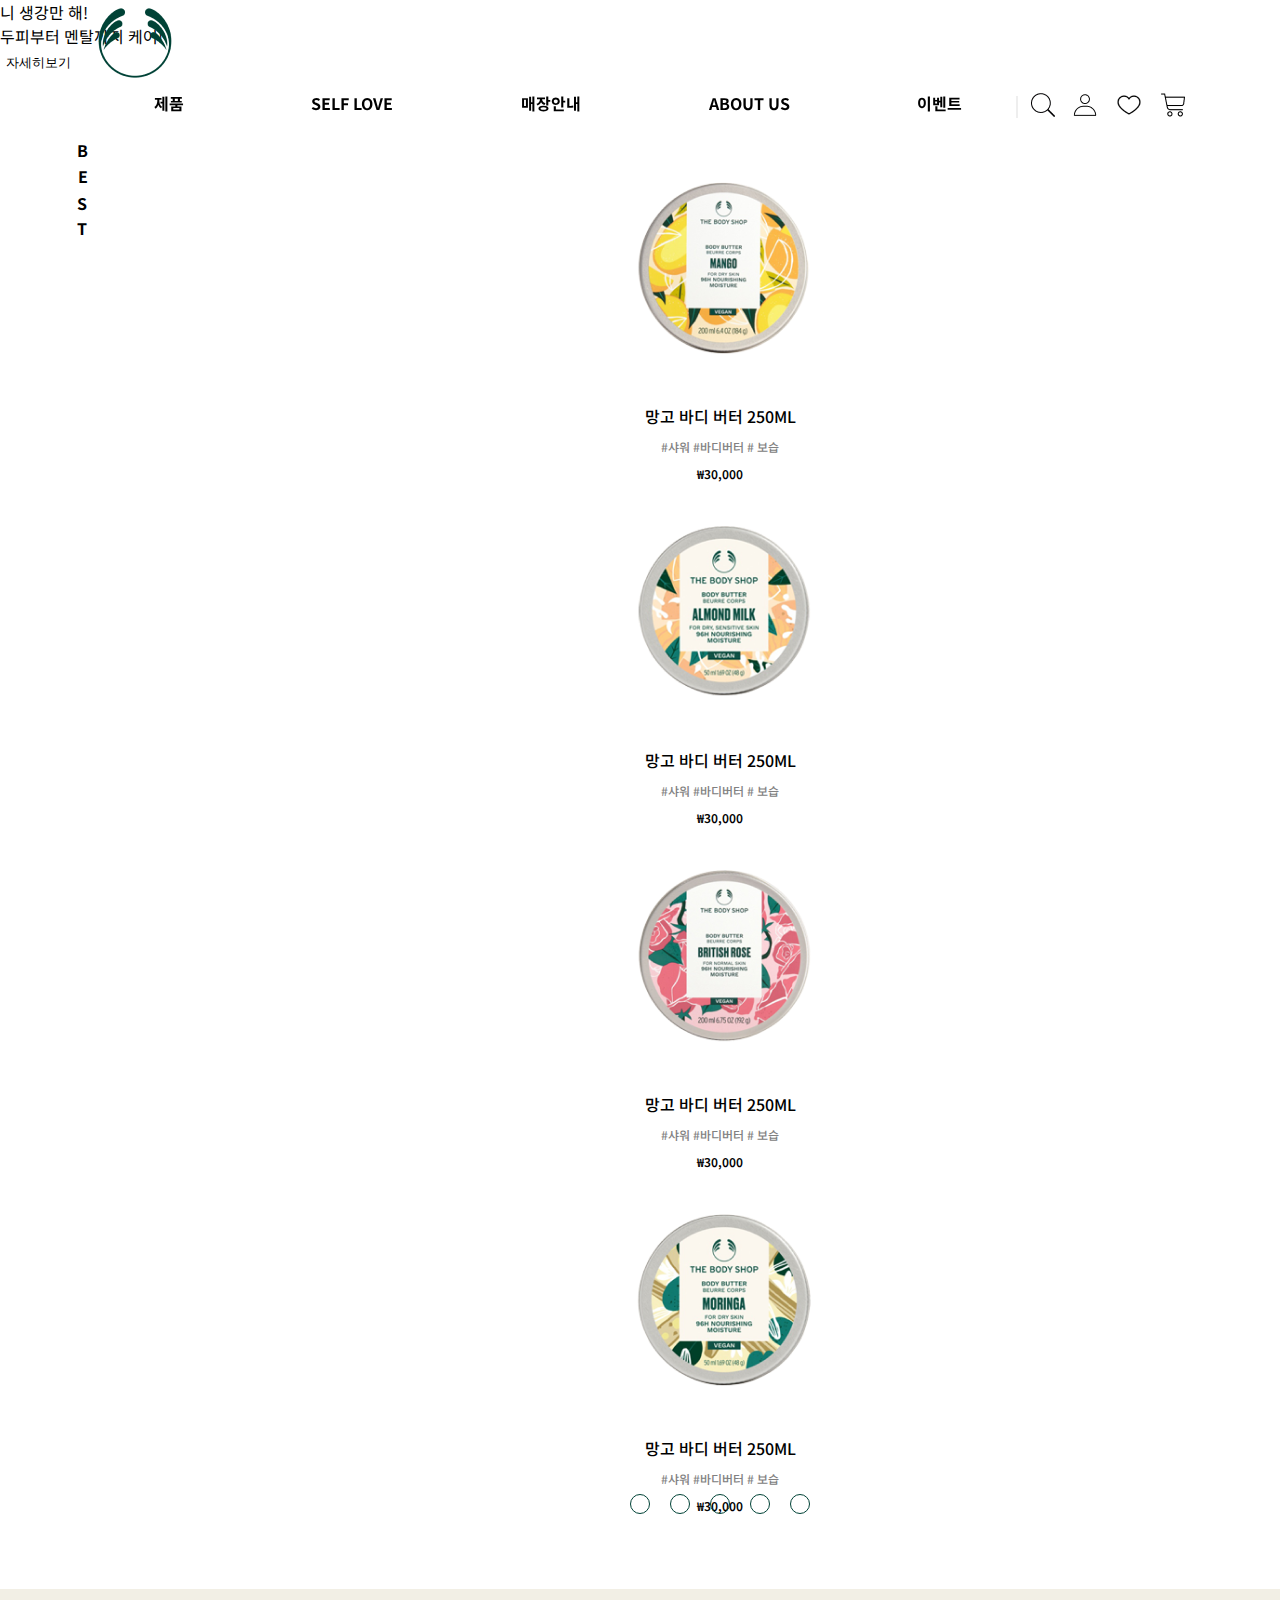
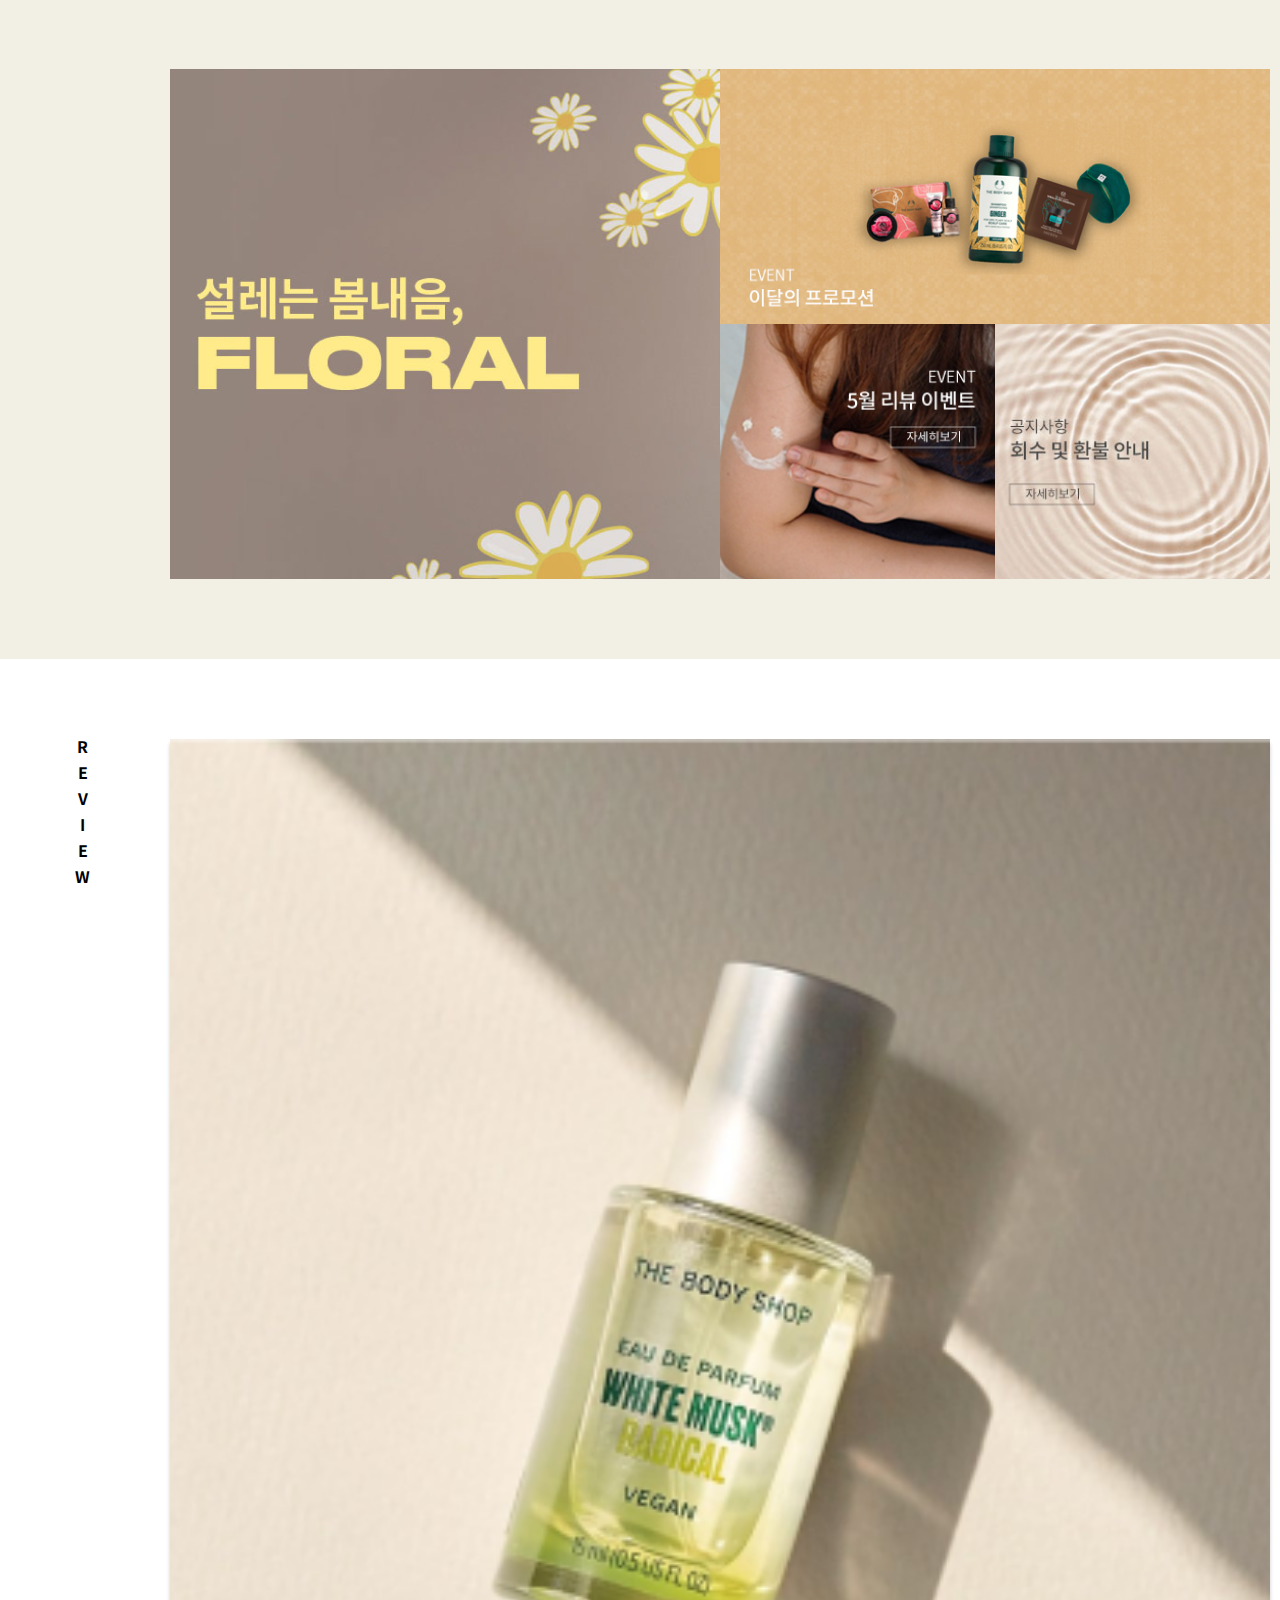
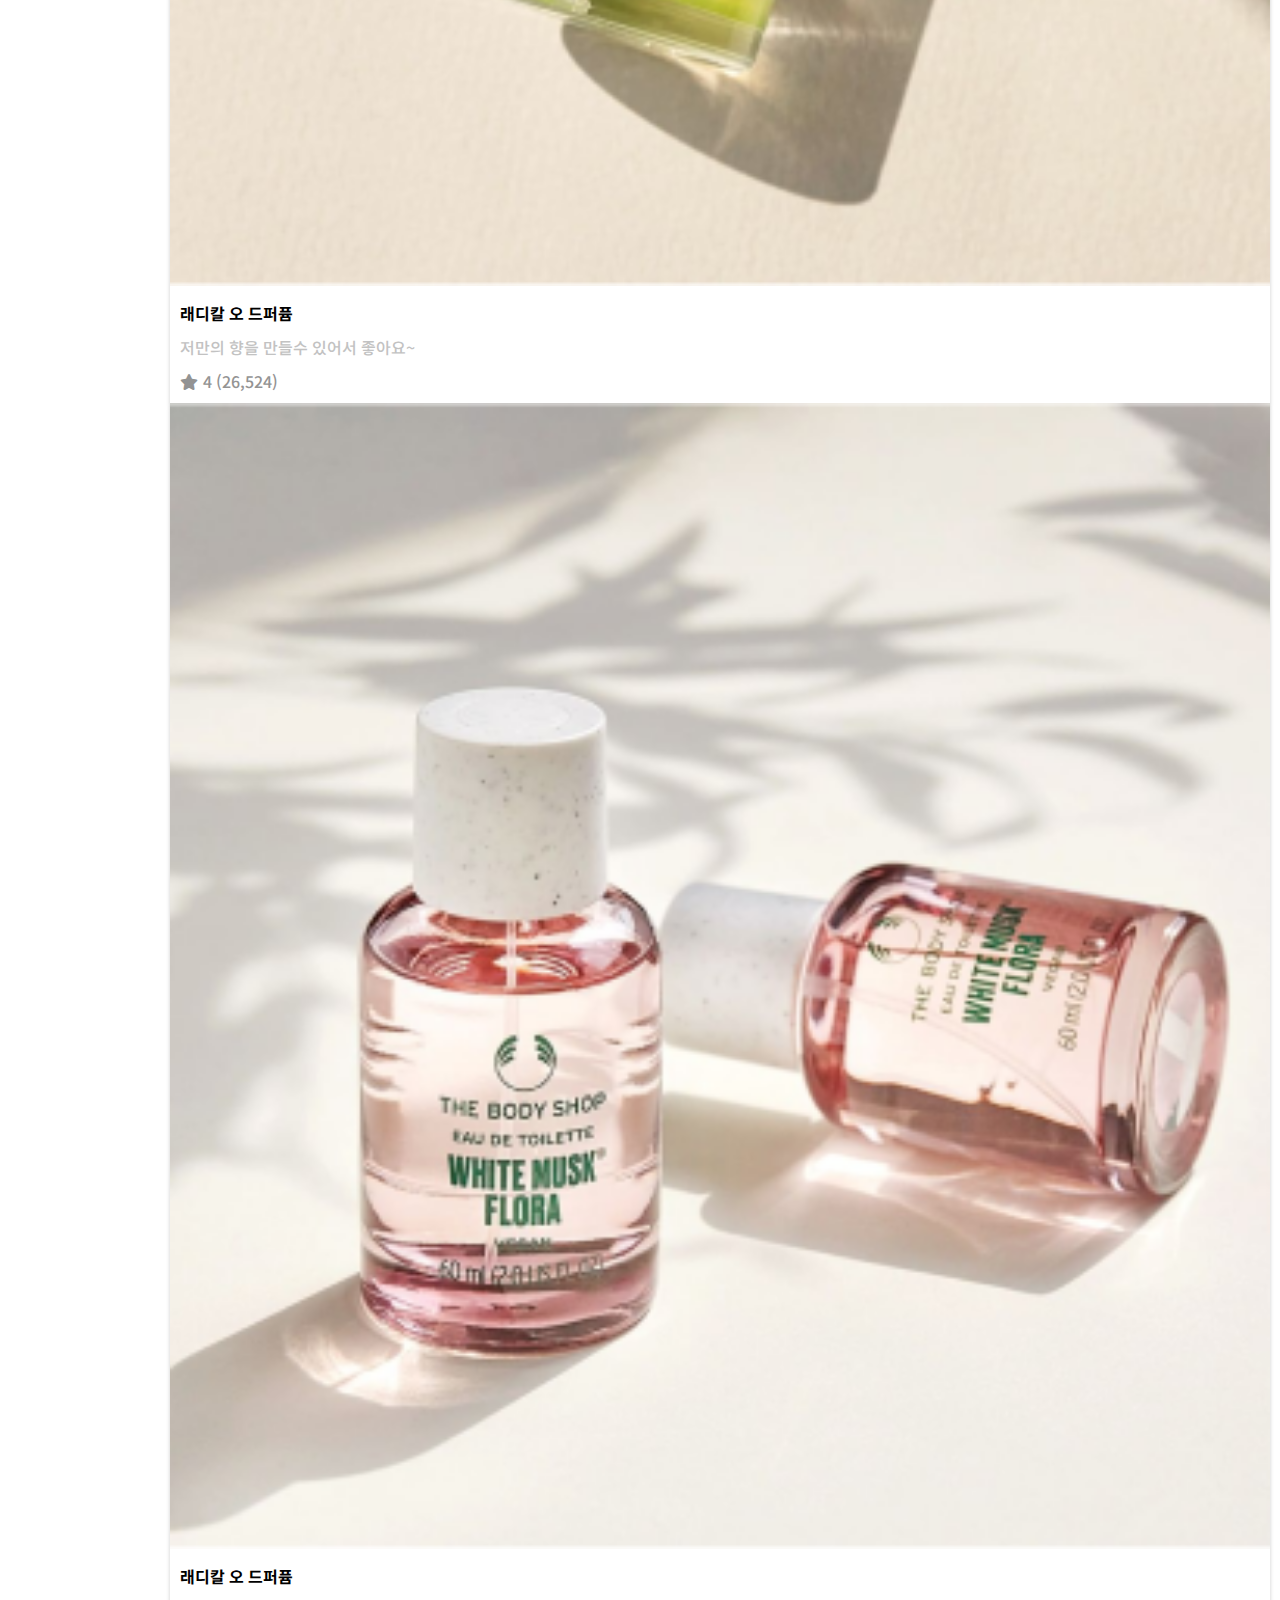
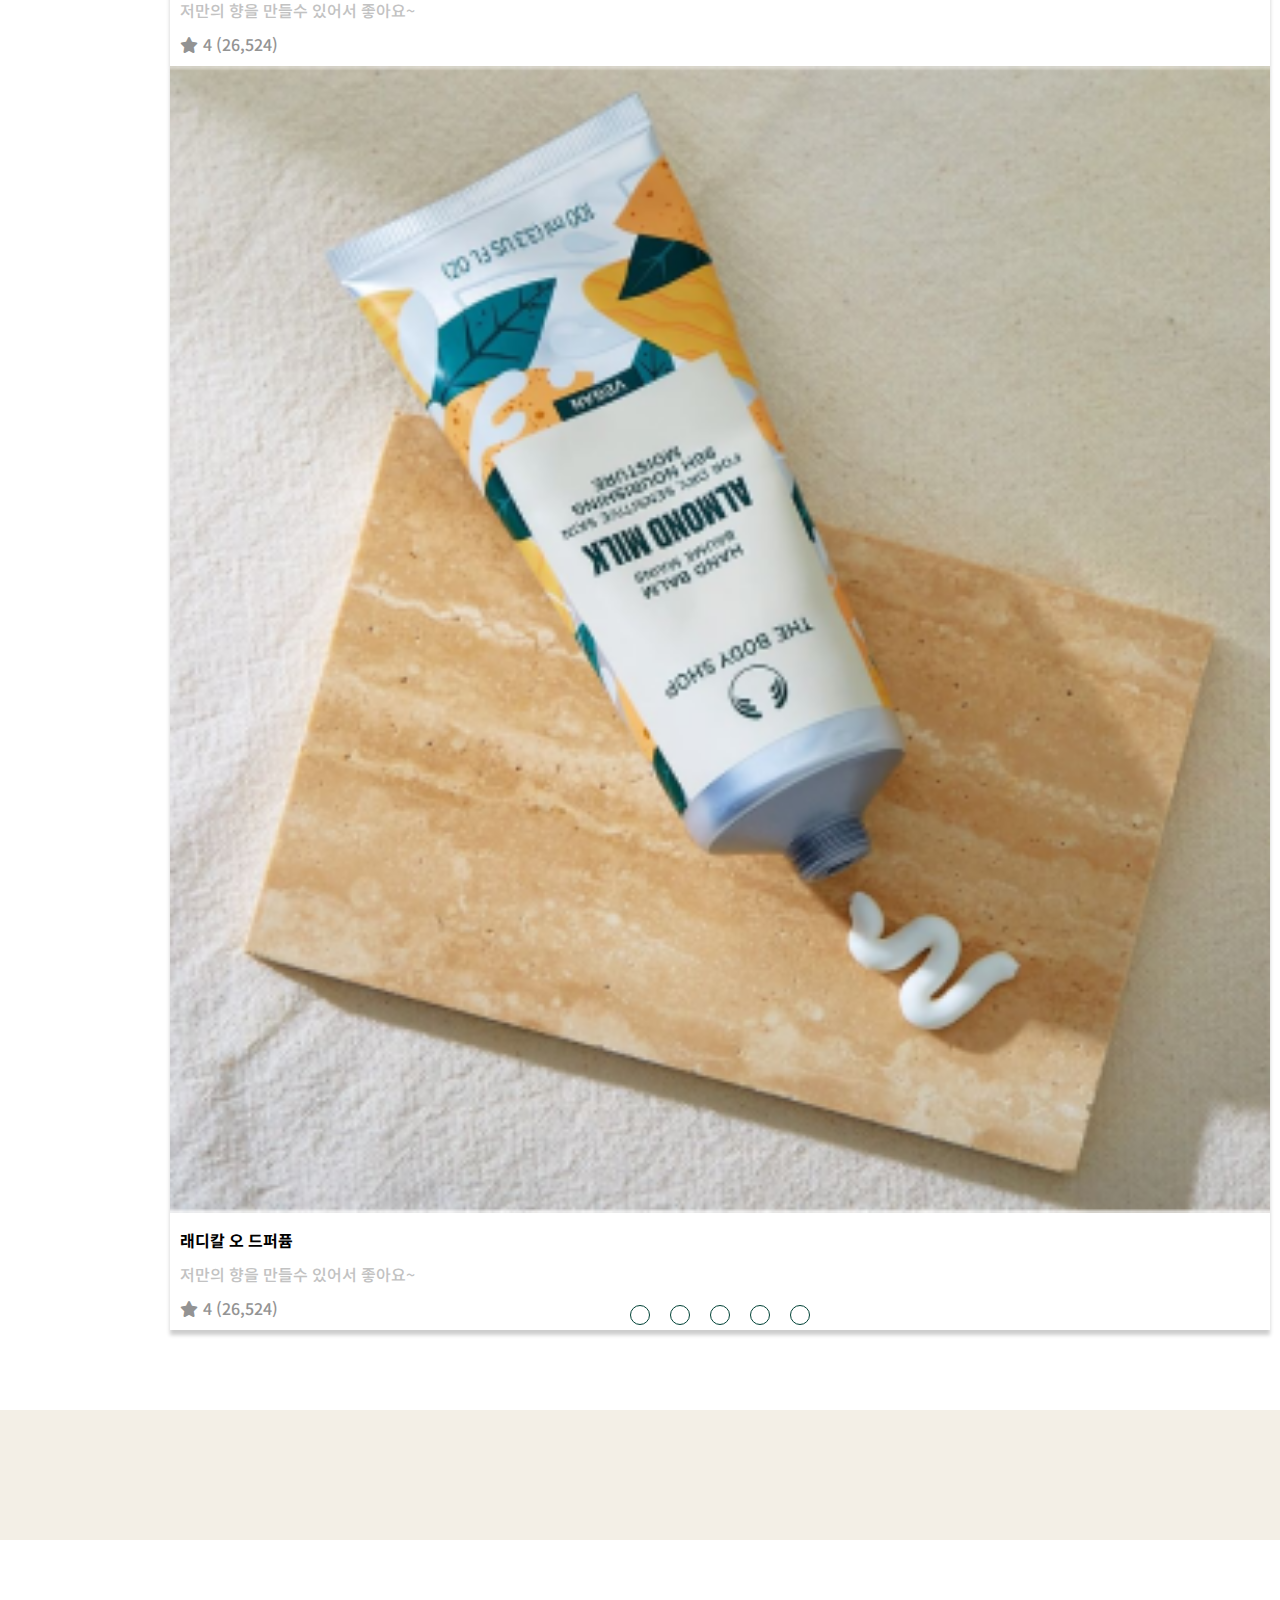
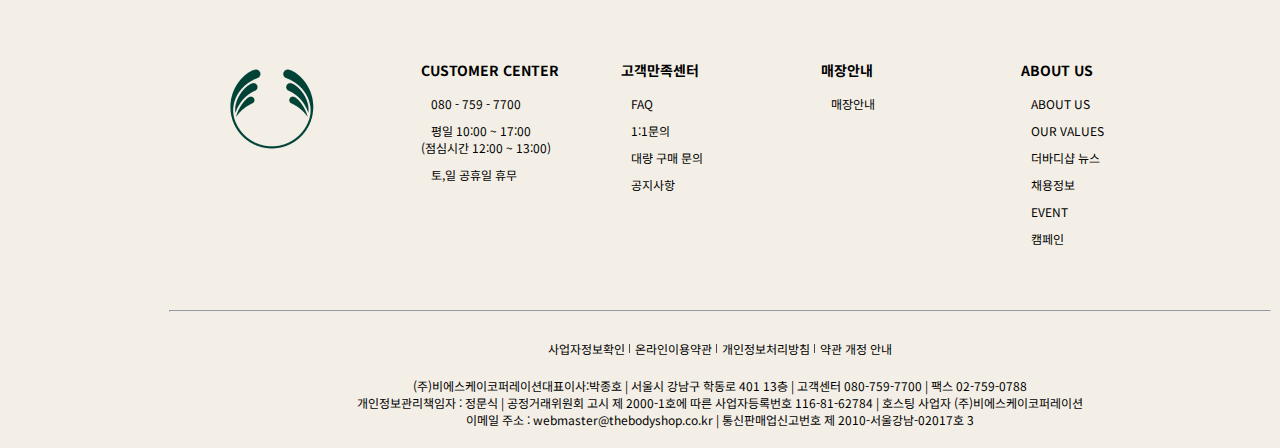
<file: html/tbs_main.html>
<!DOCTYPE html>
<!-- tbs_main.html -->
<html lang="ko-KR">
<head>
  <meta charset="UTF-8">
  <meta http-equiv="X-UA-Compatible" content="IE=edge">
  <meta name="viewport" content="width=device-width, initial-scale=1.0">
  
  <link rel="preconnect" href="https://fonts.googleapis.com">
<link rel="preconnect" href="https://fonts.gstatic.com" crossorigin>
<link href="https://fonts.googleapis.com/css2?family=Noto+Sans+KR:wght@100;400;700&display=swap" rel="stylesheet">

<link rel="stylesheet" href="../fontawesome-v6/css/all.css">

<link rel="stylesheet" href="../css/common/reset.css">
<link rel="stylesheet" href="../css/common/common.css">
<link rel="stylesheet" href="../css/src/tbs_main.css">



  <title>The body shop</title>
</head>
<body>
  <!-- layout -->
  <div id="wrap">
    <header id="headerBox">
      <div class="width_1100">
      <h1 class="company"><a href="#"><img src="../img/tbs-logo 1.png" alt="logo"></a></h1>
      <nav class="navigation">
        <h2 class="blind">navigation</h2>
        <div class="menu_container">
          <ul class="head_Menu">
            <li class="head_li"><a href="#">제품</a></li>
            <li class="head_li"><a href="#">SELF LOVE</a></li>
            <li class="head_li"><a href="#">매장안내</a></li>
            <li class="head_li"><a href="#">ABOUT US</a></li>
            <li class="head_li"><a href="#">이벤트</a></li>
          </ul>
        </div>
        
        <div class="unb_Box">
          <ul class="unb">
            <li class="unb_li"><a href="#"><img src="../img/headerBox_search.png" alt="serach icon"></a></li>
            <li class="unb_li"><a href="#"><img src="../img/headerBox_login.png"></a></li>
            <li class="unb_li"><a href="#"><img src="../img/headerBox_heart.png"></a></li>
            <li class="unb_li"><a href="#"><img src="../img/headerBox_cart.png"></a></li>
          </ul>
        </div>

      </nav>
      </div>
    </header><!-- // #headBox-->

    <main class="content_wrapper">
    <section id="slideBox_01">
      <h2 class="blind">슬라이드 광고영역</h2>
      <div class="slide_container">
        <div class="slide_button">
          <div class="btn_box">
            <button type="button" class="next"><img src="../img/slideBox_next.png"></button>
          </div>
          
          <div class="btn_box">
            <button type="button" class="prev"><img src="../img/slideBox_prev.png"></button>
          </div>
        </div>
      <div class="slide_titleBox">
        <p class="slide_title">니 생강만 해!</p>
        <p class="slide_txt">두피부터 멘탈까지 케어!</p>

        <button type="button" class="more_btn">자세히보기</button>
      </div> 
   
    
      <div class="indicator">
        <span class="indi"></span>
        <span class="indi"></span>
        <span class="indi"></span>
        <span class="indi"></span>
        <span class="indi"></span>
      </div>
    </div>
     
    </section><!-- // #slideBox_01-->

    <article id="bestBox">
   
      <div class="width_1100">
        <h2 class="blind">베스트 상품</h2>
        <div class="title_box">
          <h2>best</h2>
        </div>

        <div class="item item1">
          <div class="b_product_img">
            <img src="../img/bestBox_01.png">
          </div>
          <div class="text_box">
            <p class="b_title">망고 바디 버터 250ML</p>
            <p class="b_tag">#샤워 #바디버터 # 보습</p>
            <p class="b_price">&#8361;30,000</p>
          </div>
        </div>

        <div class="item item2">
          <div class="b_product_img">
            <img src="../img/bestBox_02.png">
          </div>
          <div class="text_box">
            <p class="b_title">망고 바디 버터 250ML</p>
            <p class="b_tag">#샤워 #바디버터 # 보습</p>
            <p class="b_price">&#8361;30,000</p>
          </div>
        </div>


        <div class="item item3">
          <div class="b_product_img">
            <img src="../img/bestBox_03.png">
          </div>
          <div class="text_box">
            <p class="b_title">망고 바디 버터 250ML</p>
            <p class="b_tag">#샤워 #바디버터 # 보습</p>
            <p class="b_price">&#8361;30,000</p>
          </div>
        </div>

        <div class="item item4">
          <div class="b_product_img">
            <img src="../img/bestBox_04.png">
          </div>
          <div class="text_box">
            <p class="b_title">망고 바디 버터 250ML</p>
            <p class="b_tag">#샤워 #바디버터 # 보습</p>
            <p class="b_price">&#8361;30,000</p>
          </div>
        </div>
       
         
      <div class="indicator">
        <span class="indi"></span>
        <span class="indi"></span>
        <span class="indi"></span>
        <span class="indi"></span>
        <span class="indi"></span>
      </div>
      </div>
    </article><!-- // #bestBox-->

    <article id="newsBox">
      <div class="width_1100">
        <h2 class="blind">공지사항</h2>
        <div class="item item1">
          <img src="../img/newsBox1.png">
        </div>

        <div class="item item2">
          <img src="../img/newsBox2.png">
        </div>

        <div class="item item3">
          <img src="../img/newsBox3.png">
        </div>

        <div class="item item4">
          <img src="../img/newsBox4.png">
        </div>


      </div>
    </article><!-- // #newsBox-->

    <article id="reviewBox">
    
      <div class="width_1100">
        <div class="title_box">
          <h2>Review</h2>
        </div>

        <div class="item item1">
          <div class="review_img">
            <img src="../img/reviewBox_01.png">
          </div>
          <div class="text_box">
            <p class="R_title">래디칼 오 드퍼퓸</p>
            <p class="R_txt">저만의 향을 만들수 있어서 좋아요~</p>
            <p class="R_star"><i class="fa-solid fa-star"></i>4 (26,524)</p>
          </div>
        </div>

        <div class="item item2">
          <div class="review_img">
            <img src="../img/reviewBox_02.png">
          </div>
          <div class="text_box">
            <p class="R_title">래디칼 오 드퍼퓸</p>
            <p class="R_txt">저만의 향을 만들수 있어서 좋아요~</p>
            <p class="R_star"><i class="fa-solid fa-star"></i>4 (26,524)</p>
          </div>
        </div>

        <div class="item item3">
          <div class="review_img">
            <img src="../img/reviewBox_03.png">
          </div>
          <div class="text_box">
            <p class="R_title">래디칼 오 드퍼퓸</p>
            <p class="R_txt">저만의 향을 만들수 있어서 좋아요~</p>
            <p class="R_star"><i class="fa-solid fa-star"></i>4 (26,524)</p>
          </div>
        </div>

        <div class="indicator">
          <span class="indi"></span>
          <span class="indi"></span>
          <span class="indi"></span>
          <span class="indi"></span>
          <span class="indi"></span>
        </div>
      </div>
    </article><!-- // #reviewBox-->

    <section id="slideBox_02">
      <h2 class="blind">슬라이드 광고영역2</h2>
      <div class="number_page">

      </div>
    </section><!-- // #slideBox_02-->

    <article id="boardBox">
      <div class="width_1440">
        <h2 class="blind">게시판 이동배너</h2>
        <div class="item item1">

        </div>
        <div class="item item2">
        </div>
      </div>
    </article><!-- //#boardBox-->

    <footer id="footerBox">
      <div class="width_1100">
        <h2 class="blind">infomation</h2>
        <div class="f_logo">
          <img src="../img/foorer-logo.png">
        </div>
        <ul class="footer_menubox">
          <li>CUSTOMER CENTER
            <ul class="footer_menu">
              <li>080 - 759 - 7700</li>
              <li>평일 10:00 ~ 17:00<br />
              (점심시간 12:00 ~ 13:00)</li>
              <li>토,일 공휴일 휴무</li>
            </ul>
          </li>
          <li>고객만족센터
            <ul class="footer_menu">
              <li><a href="#">FAQ</a></li>
              <li><a href="">1:1문의</a></li>
              <li><a href="">대량 구매 문의</a></li>
              <li><a href="">공지사항</a></li>
            </ul>
          </li>
          <li>매장안내
            <ul class="footer_menu">
              <li><a href="#">매장안내</a></li>
            </ul>
          </li>
          <li>ABOUT US
            <ul class="footer_menu">
              <li><a href="#">ABOUT US</a></li>
              <li><a href="#">OUR VALUES</a></li>
              <li><a href="#">더바디샵 뉴스</a></li>
              <li><a href="#">채용정보</a></li>
              <li><a href="#">EVENT</a></li>
              <li><a href="#">캠페인</a></li>
            </ul>
          </li>
        </ul>
      </div>
      <hr class="bar" />

      <div class="width_1100_02">
        <ul class="info_menu">
          <li><a href="#">사업자정보확인</a></li>
          <li><a href="#">온라인이용약관</a></li>
          <li><a href="#">개인정보처리방침</a></li>
          <li><a href="#">약관 개정 안내</a></li>
        </ul>
      </div>

      <div class="info_box">
        <address><span>(주)비에스케이코퍼레이션대표이사:박종호 </span>| <span>서울시 강남구 학동로 401 13층 </span> |<span class="lnbr"> 고객센터 080-759-7700</span>  | <span class="alnbr">팩스 02-759-0788</span> <br />
          <span>개인정보관리책임자 : 정문식 </span>|<span class="lnbr"> 공정거래위원회 고시 제 2000-1호에 따른 사업자등록번호 116-81-62784 </span>| <span>호스팅 사업자 (주)비에스케이코퍼레이션</span> <br />
          <span>이메일 주소 : webmaster@thebodyshop.co.kr </span>| <span class="lnbr">통신판매업신고번호 제 2010-서울강남-02017호 3</span></address>
      </div>

    </footer><!-- //#footerBox-->
  
    </main>  


  </div>
</div>  
</body>
</html>
</file>
<file: css/common/variable.css>
@charset "UTF-8";
/* variable.css */

:root{
  font-size: 16px;
  
  --phone:320px;
  --tablet:600px;
  --laptop:1024px;
  --desktop:1440px;
  --base:var(--desktop);

  /* Color styles */
--color-point: rgba(0, 66, 54, 1);
--color-black: rgba(24, 24, 24, 1);
--color-beige: rgba(243, 239, 230, 1);
--color-white: rgba(255, 255, 255, 1);
--color-lightgray: rgba(210, 210, 210, 1);
--color-gray: rgba(129, 129, 129, 1);
--color-opacity: rgba(156, 156, 156, 0.5);
--color-opacity2: rgba(80, 80, 80, 0.3);
--color-yellow: rgba(214, 206, 75, 1);

/* Font-family styles */
/* --font-set:'Noto Sans KR', sans-serif; */
}
</file>
<file: css/common/common.css>
@charset "UTF-8";
/* common.css */

.blind{display: block;
  position: absolute;z-index: -1;
  width: 0; height: 0; overflow: hidden;}

::selection{
  background-color:#b3d4fc;
}


.clearfix{height: auto;}
.clearfix:after,
.clearfix::after{content: "";display: block;clear: both;width: 100%;height: auto;}

.content_wrapper{width: 100%; height: auto;}

.width_1100{position: relative;
width:100%; max-width: 1100px;
height: auto;
margin: 0 auto;}

.width_1400{width: 100%; max-width: 1440px;
height:auto;}

.width_1200{
  width: 100%; max-width: 1200px;
  height: auto;
  margin: 0 auto;
}
  

.width_1250{
  width: 100%; max-width: 1200px;
  height: auto;
  margin: 0 auto;
}
  
  


.title_box{
  position: absolute;left:-100px;top:0;}

.title_box h2{writing-mode: vertical-rl;
text-orientation: upright;
text-transform: uppercase;
letter-spacing:10px;}

.title_bar{position: absolute;top:100%;right: 0;left: 0;
display:inline;
margin: auto;
width:1px; height: 100px;
background-color:var(--color-black);}
</file>
<file: css/src/index.css>
@charset "UTF-8";
/* index.css */

@import url("../cssTemp/main/mainWrap.css");
@import url("../cssTemp/common/headerBox.css");
@import url("../cssTemp/main/slideBox.css");
@import url("../cssTemp/main/bestBox.css");
@import url("../cssTemp/main/newBox.css");
@import url("../cssTemp/main/reviewBox.css");
@import url("../cssTemp/main/slideBox_02.css");
@import url("../cssTemp/main/boardBox.css");
@import url("../cssTemp/common/footerBox.css");
</file>
<file: css/cssTemp/sub_Brandstory/sub_Brandstory.css>
@charset "UTF-8";
/* sub_Brandstory.css */

@import url("../common/headerBox.css");
@import url("../main/mainWrap.css");

@import url("../sub_Brandstory/sub_visualBox.css");
@import url("../sub_Brandstory/interviewBox.css");
@import url("../sub_Brandstory/brand_define.css");

@import url("../../cssTemp/common/footerBox.css");
</file>
<file: css/cssTemp/sub_NewIn/NewIn.css>
@charset "UTF-8";
/* NweIn.css */

@import url("../main/mainWrap.css");
@import url("../common/headerBox.css");
@import url("../sub_NewIn/sub_visualBox.css");
@import url("../sub_NewIn/sub_newinBox.css");
@import url("../common/footerBox.css");
</file>
<file: css/cssTemp/sub_Selflove/Selflove.css.css>
@charset "UTF-8";
/* Selflove.css  */

@import "../common/headerBox.css";
@import "../main/mainWrap.css";

@import "../sub_Selflove/sub_visualBox.css";

@import "../sub_Selflove/interviewBox.css";



@import "../common/footerBox.css";
</file>
<file: css/src/tbs_main.css>
@charset "UTF-8";
/* tbs_main.css */

@import url("../cssTemp/main/mainWrap.css");
@import url("../cssTemp/common/headerBox.css");
@import url("../cssTemp/main/slideBox.css");
@import url("../cssTemp/main/bestBox.css");
@import url("../cssTemp/main/newBox.css");
@import url("../cssTemp/main/reviewBox.css");
@import url("../cssTemp/main/slideBox_02.css");
@import url("../cssTemp/main/boardBox.css");
@import url("../cssTemp/common/footerBox.css");
</file>
